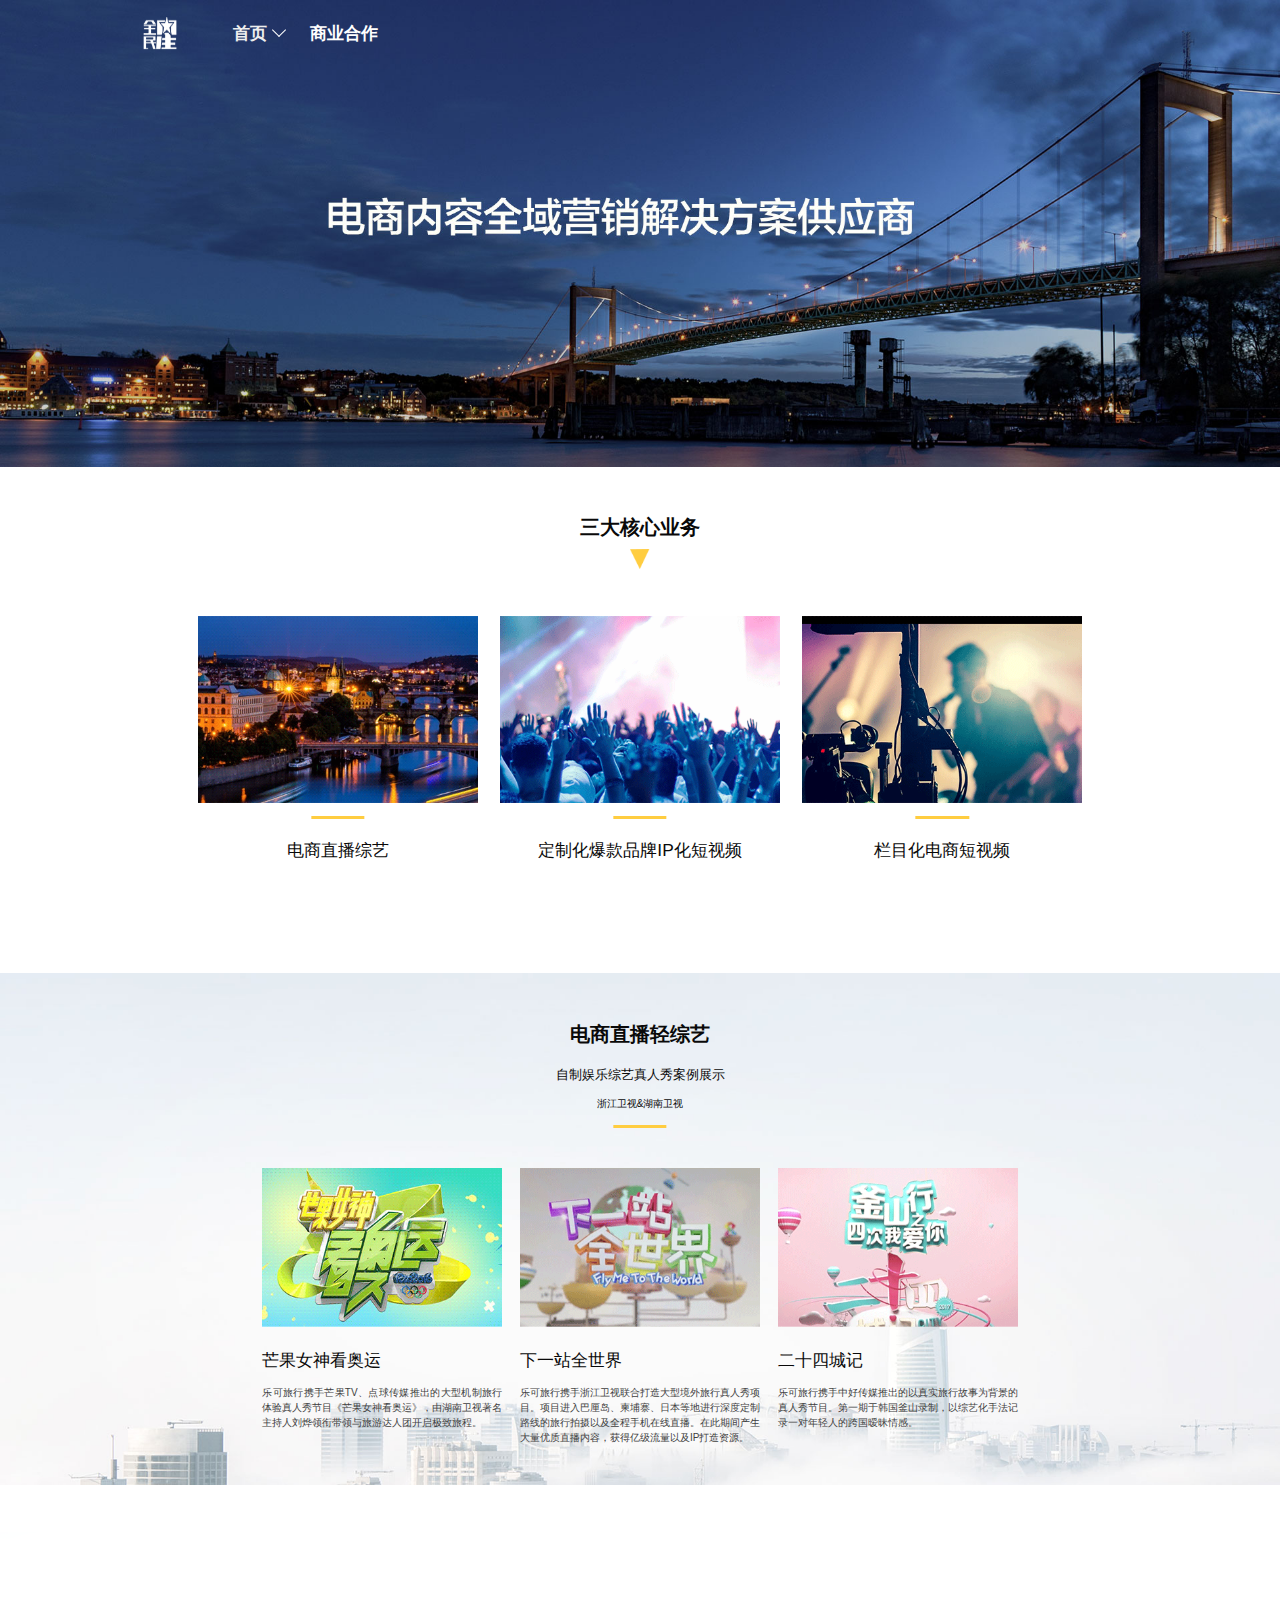
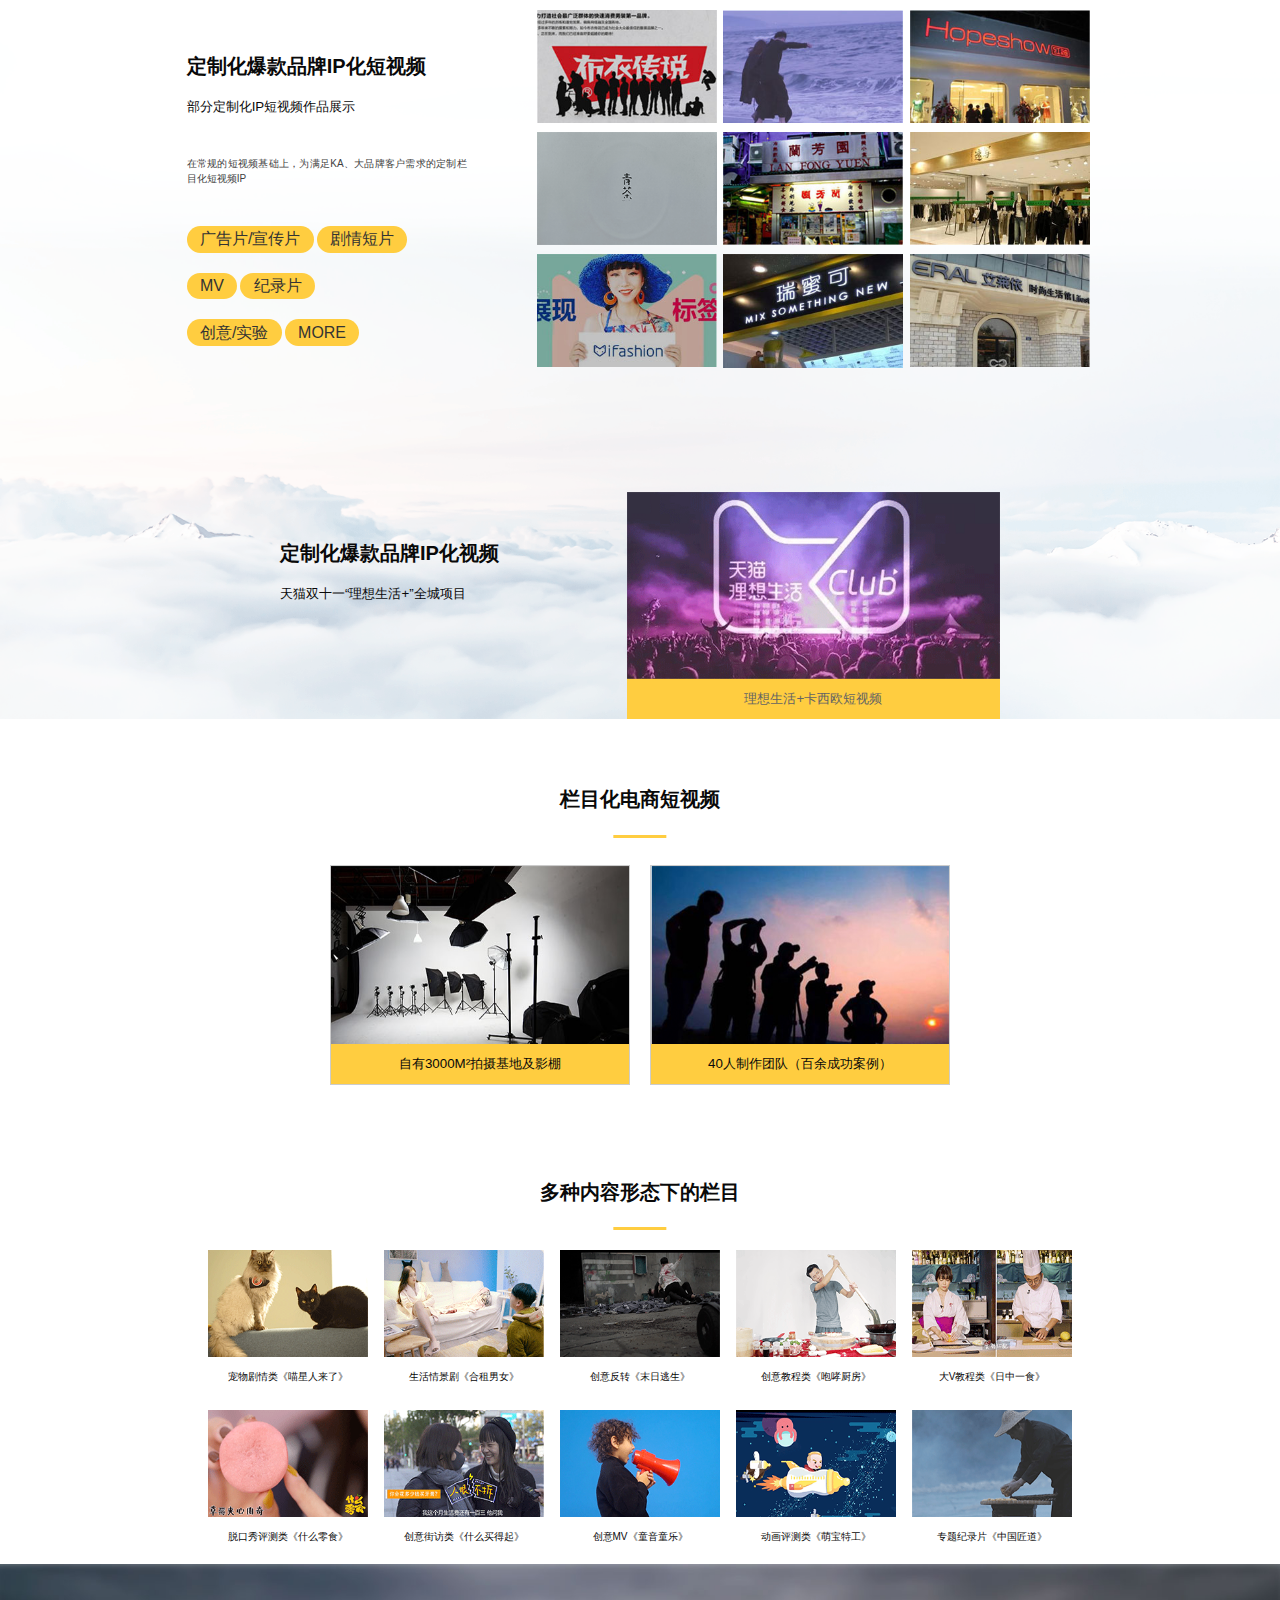
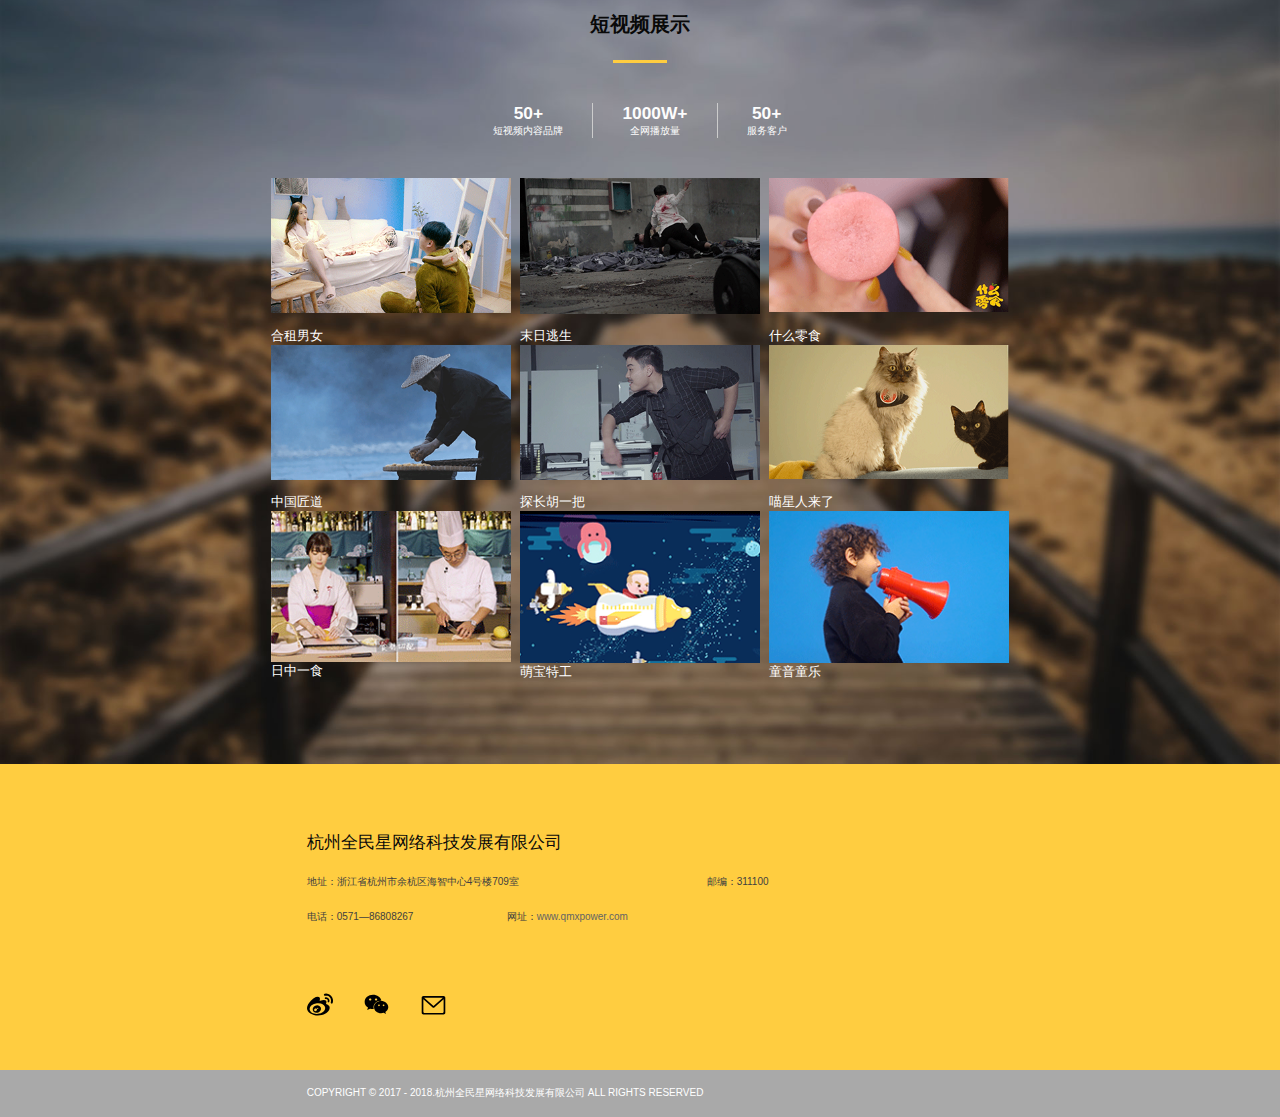
<file: src/index.html>
<!DOCTYPE html>
<html lang="en">

<head>
    <meta charset="UTF-8">
    <meta name="viewport" content="width=device-width, initial-scale=1.0">
    <meta http-equiv="X-UA-Compatible" content="ie=edge">
    <title>全民星[官网]</title>
    <!-- Handle of REM -->
    <script>
        ! function(e, i) {
            var t = e.documentElement,
                n = navigator.userAgent.match(/iphone|ipod|ipad/gi),
                a = n ? Math.min(i.devicePixelRatio, 3) : 1,
                m = "orientationchange" in window ? "orientationchange" : "resize";
            t.dataset.dpr = a;
            for (var d, l, c = !1, o = e.getElementsByTagName("meta"), r = 0; r < o.length; r++) l = o[r], "viewport" == l.name && (c = !0, d = l);
            if (c) d.content = "width=device-width,initial-scale=1.0,maximum-scale=1.0, minimum-scale=1.0,user-scalable=no";
            else {
                var o = e.createElement("meta");
                o.name = "viewport", o.content = "width=device-width,initial-scale=1.0,maximum-scale=1.0, minimum-scale=1.0,user-scalable=no", t.firstElementChild.appendChild(o)
            }
            var s = function() {
                var e = t.clientWidth;
                e / a > 1920 && (e = 1920 * a), window.remScale = e / 1920, t.style.fontSize = 100 * (e / 1920) + "px"
            };
            s(), e.addEventListener && i.addEventListener(m, s, !1)
        }(document, window);
    </script>

    <!-- Inject CSS -->
    <link rel="stylesheet" href="./css/main.css">
    <link rel="stylesheet" href="./css/nav_menu.css">
    <!-- <link rel="stylesheet" href="./css/column.css"> -->
</head>

<body id="allStar">
    <!-- CSS Namescape B-E_M -->
    <div class="header">
        <div class="header-background"></div>
        <div class="header-toolbar">
            <div class="logo-box">
                <a href="/"><i class="icon icon-allstar"></i></a>
                <!-- <a href="" class="logo-title">全明星</a> -->
            </div>
            <div class="nav_menu3">
                <ul>
                    <li class='nav-has-sub'><a>首页</a>
                        <ul>
                            <li><a href='./tpl/live.html'>电商直播轻综艺</a></li>
                            <li><a href='./tpl/custom.html'>品牌IP化短视频</a></li>
                            <li><a href='./tpl/column.html'>栏目电商化短视频</a></li>
                        </ul>
                    </li>
                </ul>
            </div>
            <div class="cooperation">
                <a href="./tpl/cooperate.html" class="text" target="_blank">商业合作</a>
            </div>
        </div>
        <div class="header-title">电商内容全域营销解决方案供应商</div>
    </div>

    <div class="content">
        <div class="content-item core">
            <div class="content-title">三大核心业务</div>
            <div class="devider">
                <i class="icon icon-down_full"></i>
            </div>
            <div class="core-list list">
                <!-- core business-->
                <div class="core-list_wrapper">
                    <div class="core-item item">
                        <a href="./tpl/live.html" class="core-item_lk" target="_blank">
                            <div class="img-box"> <img src="./images/page1/bg/page1_06.png" alt=""> </div>
                            <span class="tag-badge"></span>
                            <span class="sub-title">电商直播综艺</span>
                        </a>
                    </div>
                    <div class="core-item item">
                        <a href="./tpl/custom.html" class="core-item_lk" target="_blank">
                            <div class="img-box"> <img src="./images/page1/bg/page1_08.png" alt=""> </div>
                            <span class="tag-badge"></span>
                            <span class="sub-title">定制化爆款品牌IP化短视频</span>
                        </a>
                    </div>
                    <div class="core-item item">
                        <a href="./tpl/column.html" class="core-item_lk" target="_blank">
                            <div class="img-box"> <img src="./images/page1/bg/page1_10.png" alt=""> </div>
                            <span class="tag-badge"></span>
                            <span class="sub-title">栏目化电商短视频</span>
                        </a>
                    </div>
                </div>
            </div>
        </div>

        <div class="content-item live">
            <div class="content-title">电商直播轻综艺</div>
            <div class="content-sub_title">自制娱乐综艺真人秀案例展示</div>
            <div class="support">浙江卫视&amp;湖南卫视</div>
            <div class="tag-badge"></div>

            <div class="live-list list">
                <div class="live-list_wrapper">
                    <div class="live-item item">
                        <a href="https://www.mgtv.com/h/294331.html?cxid=95kqkw8n6" target="__blank" class="live-item_lk">
                            <div class="img-box"> <img src="./images/page1/bg/page1_16.png" alt=""> </div>
                            <span class="sub-title">芒果女神看奥运</span>
                            <p class="desc">乐可旅行携手芒果TV、点球传媒推出的大型机制旅行体验真人秀节目《芒果女神看奥运》，由湖南卫视著名主持人刘烨领衔带领与旅游达人团开启极致旅程。</p>
                            <!-- <iframe src="http://v.youku.com/v_show/id_XMjExMjg3NjQxMg==.html?spm=a2hzp.8253876.0.0&f=29176618" frameborder="0"></iframe> -->
                        </a>
                    </div>
                    <div class="live-item item">
                        <a href="http://v.youku.com/v_show/id_XMjExMjg3NjQxMg==.html?spm=a2hzp.8253876.0.0&f=29176618" target="__blank" class="live-item_lk">
                            <div class="img-box"> <img src="./images/page1/bg/page1_18.png" alt=""> </div>
                            <span class="sub-title">下一站全世界</span>
                            <p class="desc">乐可旅行携手浙江卫视联合打造大型境外旅行真人秀项目。项目进入巴厘岛、柬埔寨、日本等地进行深度定制路线的旅行拍摄以及全程手机在线直播。在此期间产生大量优质直播内容，获得亿级流量以及IP打造资源。</p>
                            <!-- <p class="desc">在此期间产生大量优质的直播内容，获得亿级流量以及IP打造资源。</p> -->
                        </a>
                    </div>
                    <div class="live-item item">
                        <a href="http://v.youku.com/v_show/id_XMjcxODY3NTkyOA==.html?spm=a2hzp.8253876.0.0&f=49217997" target="__blank" class="live-item_lk">
                            <div class="img-box"> <img src="./images/page1/bg/page1_21.png" alt=""> </div>
                            <span class="sub-title">二十四城记</span>
                            <p class="desc">乐可旅行携手中好传媒推出的以真实旅行故事为背景的真人秀节目。第一期于韩国釜山录制，以综艺化手法记录一对年轻人的跨国暧昧情感。</p>
                        </a>
                    </div>
                </div>
            </div>
        </div>

        <div class="content-item custom-IP">
            <div class="section">
                <div class="section-left">
                    <div class="content-title">定制化爆款品牌IP化短视频</div>
                    <div class="content-sub_title">部分定制化IP短视频作品展示</div>
                    <p class="desc">在常规的短视频基础上，为满足KA、大品牌客户需求的定制栏目化短视频IP</p>
                    <div class="tag-box">
                        <div class="row-line">
                            <div class="tag-item">广告片/宣传片</div>
                            <div class="tag-item">剧情短片</div>
                        </div>
                        <div class="row-line">
                            <span class="tag-item">MV</span>
                            <span class="tag-item">纪录片</span>
                        </div>
                        <div class="row-line">
                            <span class="tag-item">创意/实验</span>
                            <span class="tag-item">MORE</span>
                        </div>
                    </div>

                </div>
                <div class="section-right">
                    <div class="section-right_wrapper">
                        <div class="video-list list">
                            <div class="video-item item" data-video-url="http://video.lalocal.cn/%E5%B8%83%E8%A1%A3%E4%BC%A0%E8%AF%B4.MP4">
                                <a class="video-item_lk">
                                    <div class="img-box"> <img src="./images/page1/bg/page1_27.jpg" alt=""> </div>
                                    <span class="title">布衣</span>
                                </a>
                            </div>
                            <div class="video-item item" data-video-url="http://video.lalocal.cn/%E5%85%AB%E6%9C%88%E4%B8%8E%E5%B0%8F%E7%86%8A2.MP4">
                                <a class="video-item_lk">
                                    <div class="img-box"> <img src="./images/page1/bg/page1_29.jpg" alt=""> </div>
                                    <span class="title">小熊</span>
                                </a>
                            </div>
                            <div class="video-item item" data-video-url="http://video.lalocal.cn/%E7%BA%A2%E8%A2%96161217a_1.mp4">
                                <a class="video-item_lk">
                                    <div class="img-box"> <img src="./images/page1/bg/page1_31.jpg" alt=""> </div>
                                    <span class="title">红袖品牌形象片</span>
                                </a>
                            </div>
                            <div class="video-item item" data-video-url="http://video.lalocal.cn/QC.avi">
                                <a class="video-item_lk">
                                    <div class="img-box"> <img src="./images/page1/bg/page1_36.png" alt=""> </div>
                                    <span class="title">青茶</span>
                                </a>

                            </div>
                            <div class="video-item item" data-video-url="http://video.lalocal.cn/%E5%85%B0%E8%8A%B3%E5%9B%AD.mp4">
                                <a class="video-item_lk">
                                    <div class="img-box">
                                        <div class="img-box"> <img src="./images/page1/bg/page1_38.jpg" alt=""> </div>
                                    </div>
                                    <span class="title">兰芳园</span>
                                </a>
                            </div>
                            <div class="video-item item" data-video-url="http://video.lalocal.cn/%E9%80%9F%E5%86%99160107%E6%9C%80%E5%90%8E%E4%B8%80%E7%89%88.mp4">
                                <a class="video-item_lk">
                                    <div class="img-box"> <img src="./images/page1/bg/page1_40.jpg" alt=""> </div>
                                    <span class="title">速写</span>
                                </a>
                            </div>
                            <div class="video-item item" data-video-url="http://video.lalocal.cn/ifashion%E4%B8%8A%E6%B5%B7.mp4">
                                <a class="video-item_lk">
                                    <div class="img-box"> <img src="./images/page1/bg/page1_55.jpg" alt=""> </div>
                                    <span class="title">ifashion</span>
                                </a>
                            </div>
                            <div class="video-item item" data-video-url="http://video.lalocal.cn/%E7%91%9E%E8%9C%9C%E5%8F%AF.mp4">
                                <a class="video-item_lk">
                                    <div class="img-box"> <img src="./images/page1/bg/page1_57.jpg" alt=""> </div>
                                    <span class="title">瑞Mike</span>
                                </a>
                            </div>
                            <div class="video-item item" data-video-url="http://video.lalocal.cn/%E5%86%B0%E5%B2%9B%E5%86%B0%E5%B7%9D+FINAL+FILM.mp4">
                                <a class="video-item_lk">
                                    <div class="img-box"> <img src="./images/page1/bg/page1_58.jpg" alt=""> </div>
                                    <span class="title">艾莱依</span>
                                </a>
                            </div>


                        </div>
                    </div>
                </div>
            </div>
            <div class="section custom-single">
                <div class="section-left">
                    <div class="content-title">定制化爆款品牌IP化视频</div>
                    <div class="content-sub_title">天猫双十一“理想生活+”全城项目</div>
                </div>
                <div class="section-right">

                    <a href="" class="video-single_lk">
                        <div class="img-box"> <img src="./images/page1/bg/page1_333.png" alt=""> </div>
                        <span class="sub-title">理想生活+卡西欧短视频</span>
                    </a>

                </div>
            </div>
        </div>

        <div class="content-item column">
            <div class="content-title">栏目化电商短视频</div>
            <div class="tag-badge"></div>
            <div class="column-list list">
                <div class="column-list_wrapper">
                    <div class="column-item item">
                        <a href="" class="column-item_lk">
                            <div class="img-box"> <img src="./images/page1/bg/page1_334.png" alt=""> </div>
                            <div class="sub-title">自有3000M²拍摄基地及影棚</div>
                        </a>
                    </div>
                    <div class="column-item item">
                        <a href="" class="column-item_lk">
                            <div class="img-box"> <img src="./images/page1/bg/page1_336.png" alt=""> </div>
                            <div class="sub-title">40人制作团队（百余成功案例）</div>
                        </a>
                    </div>
                </div>
            </div>
            <div class="content-title">多种内容形态下的栏目</div>
            <div class="tag-badge"></div>
            <div class="multiple-list list">
                <div class="multiple-list_wrapper">
                    <div class="multiple-item item">
                        <a href="http://v.youku.com/v_show/id_XMzE5NzA4OTYzNg==.html?spm=a2hzp.8253876.0.0&f=51601539" target="__blank" class="multiple-item_lk">
                            <div class="img-box"> <img src="./images/page1/bg/page1_91.png" alt=""> </div>
                            <div class="sub-title">宠物剧情类《喵星人来了》</div>
                        </a>
                    </div>
                    <div class="multiple-item item">
                        <a href="http://v.youku.com/v_show/id_XMzE5NzA0NTg5Mg==.html?spm=a2hzp.8253876.0.0&f=51601522" target="__blank" class="multiple-item_lk">
                            <div class="img-box"> <img src="./images/page1/bg/page1_93.png" alt=""> </div>
                            <div class="sub-title">生活情景剧《合租男女》</div>
                        </a>
                    </div>
                    <div class="multiple-item item">
                        <a href="http://v.youku.com/v_show/id_XMzE5NzA5MzQwOA==.html?spm=a2hzp.8253876.0.0&f=51601542" target="__blank" class="multiple-item_lk">
                            <div class="img-box"> <img src="./images/page1/bg/page1_95.png" alt=""> </div>
                            <div class="sub-title">创意反转《末日逃生》</div>
                        </a>
                    </div>
                    <div class="multiple-item item">
                        <a href="http://v.youku.com/v_show/id_XMzE5ODQwMzQ0MA==.html?" class="multiple-item_lk" target="__blank">
                            <div class="img-box"> <img src="./images/page1/bg/page1_97.png" alt=""> </div>
                            <div class="sub-title">创意教程类《咆哮厨房》</div>
                        </a>
                    </div>
                    <div class="multiple-item item">
                        <a href="http://v.youku.com/v_show/id_XMzQ2ODI1MTQxMg==.html?spm=a2hzp.8253876.0.0&f=51601535" target="__blank" class="multiple-item_lk">
                            <div class="img-box"> <img src="./images/page1/bg/page1_99.png" alt=""> </div>
                            <div class="sub-title">大V教程类《日中一食》</div>
                        </a>
                    </div>
                    <div class="multiple-item item">
                        <a href="http://v.youku.com/v_show/id_XMzQ2ODMxNTc2MA==.html?spm=a2hzp.8253876.0.0&f=51601631" target="__blank" class="multiple-item_lk">
                            <div class="img-box"> <img src="./images/page1/bg/page1_106.png" alt=""> </div>
                            <div class="sub-title">脱口秀评测类《什么零食》</div>
                        </a>
                    </div>
                    <div class="multiple-item item">
                        <a href="http://v.youku.com/v_show/id_XMzE5ODMyMTI4NA==.html?spm=a2hzp.8253876.0.0&f=51601559" target="__blank" class="multiple-item_lk">
                            <div class="img-box"> <img src="./images/page1/bg/page1_107.png" alt=""> </div>
                            <div class="sub-title">创意街访类《什么买得起》</div>
                        </a>
                    </div>
                    <div class="multiple-item item">
                        <a href="http://v.youku.com/v_show/id_XMzE5ODM0NjgwOA==.html?spm=a2hzp.8253876.0.0&f=51601508" target="__blank" class="multiple-item_lk">
                            <div class="img-box"> <img src="./images/page1/bg/page1_108.png" alt=""> </div>
                            <div class="sub-title">创意MV《童音童乐》</div>
                        </a>
                    </div>
                    <div class="multiple-item item">
                        <a href="http://v.youku.com/v_show/id_XMzE5NzAxNjM5Mg==.html?spm=a2hzp.8253876.0.0&f=51601524" target="__blank" class="multiple-item_lk">
                            <div class="img-box"> <img src="./images/page1/bg/page1_111.png" alt=""> </div>
                            <div class="sub-title">动画评测类《萌宝特工》</div>
                        </a>
                    </div>
                    <div class="multiple-item item">
                        <a href="http://v.youku.com/v_show/id_XMzQ2ODMwMDgwMA==.html?spm=a2hzp.8253876.0.0&f=51601629" target="__blank" class="multiple-item_lk">
                            <div class="img-box"> <img src="./images/page1/bg/page1_112.png" alt=""> </div>
                            <div class="sub-title">专题纪录片《中国匠道》</div>
                        </a>
                    </div>

                </div>
            </div>
        </div>

        <div class="content-item short-video">
            <div class="content-title">短视频展示</div>
            <div class="tag-badge"></div>
            <ul class="order-list list">
                <div class="order-list_wrapper">
                    <li class="order-item item">
                        <strong>50+</strong>
                        <small>短视频内容品牌</small>
                        <li class="spacer"></li>
                    </li>
                    <li class="order-item item">
                        <strong>1000W+</strong>
                        <small>全网播放量</small>
                        <li class="spacer"></li>
                    </li>
                    <li class="order-item item">
                        <strong>50+</strong>
                        <small>服务客户</small>
                    </li>
                </div>
            </ul>
            <div class="shortvideo-list list">
                <div class="shortvideo-list_wrapper">
                    <div class="shortvideo-item item" data-video-url="http://video.lalocal.cn/HZNV03.mp4">
                        <a class="shortvideo-item_lk">
                            <div class="img-box"> <img src="./images/page1/bg/page1_121.png" alt=""> </div>
                            <span class="sub-title">合租男女</span>
                        </a>
                    </div>
                    <div class="shortvideo-item item" data-video-url="http://video.lalocal.cn/MRTS03.mp4">
                        <a class="shortvideo-item_lk">
                            <div class="img-box"> <img src="./images/page1/bg/page1_123.png" alt=""> </div>
                            <span class="sub-title">末日逃生</span>
                        </a>
                    </div>
                    <div class="shortvideo-item item" data-video-url="http://video.lalocal.cn/SMLS01.mp4">
                        <a class="shortvideo-item_lk">
                            <div class="img-box"> <img src="./images/page1/bg/page1_125.png" alt=""> </div>
                            <span class="sub-title">什么零食</span>
                        </a>
                    </div>
                    <div class="shortvideo-item item" data-video-url="http://video.lalocal.cn/ZGJD.mp4">
                        <a class="shortvideo-item_lk">
                            <div class="img-box"> <img src="./images/page1/bg/page1_130.png" alt=""> </div>
                            <span class="sub-title">中国匠道</span>
                        </a>
                    </div>
                    <div class="shortvideo-item item">
                        <a class="shortvideo-item_lk" data-video-url="http://video.lalocal.cn/TZHYB03.mp4">
                            <div class="img-box"> <img src="./images/page1/bg/page1_132.png" alt=""> </div>
                            <span class="sub-title">探长胡一把</span>
                        </a>
                    </div>
                    <div class="shortvideo-item item" data-video-url="http://video.lalocal.cn/MXRLL02.mp4">
                        <a class="shortvideo-item_lk">
                            <div class="img-box"> <img src="./images/page1/bg/page1_133.png" alt=""> </div>
                            <span class="sub-title">喵星人来了</span>
                        </a>
                    </div>
                    <div class="shortvideo-item item" data-video-url="http://video.lalocal.cn/RZYS03.mp4">
                        <a class="shortvideo-item_lk">
                            <div class="img-box"> <img src="./images/page1/bg/page1_99.png" alt=""> </div>
                            <span class="sub-title">日中一食</span>
                        </a>
                    </div>
                    <div class="shortvideo-item item">
                        <a class="shortvideo-item_lk" data-video-url="http://video.lalocal.cn/MBTG03.mp4">
                            <div class="img-box"> <img src="./images/page1/bg/page1_111.png" alt=""> </div>
                            <span class="sub-title">萌宝特工</span>
                        </a>
                    </div>
                    <div class="shortvideo-item item" data-video-url="http://video.lalocal.cn/TYTY03.mp4">
                        <a class="shortvideo-item_lk">
                            <div class="img-box"> <img src="./images/page1/bg/page1_108.png" alt=""> </div>
                            <span class="sub-title">童音童乐</span>
                        </a>
                    </div>
                </div>
            </div>
        </div>
    </div>

    <div class="footer">
        <div class="footer-wrapper">
            <div class="footer-title">杭州全民星网络科技发展有限公司</div>
            <div class="contact-row">
                <p class="desc address">地址：浙江省杭州市余杭区海智中心4号楼709室</p>
                <p class="desc postcode">邮编：311100</p>
            </div>
            <div class="contact-row">
                <p class="desc tel">电话：0571—86808267</p>
                <!-- <p class="desc fax">传真：0671-********</p> -->
                <p class="desc website">网址：<a href="http://www.qmxpower.com">www.qmxpower.com</a></p>
            </div>
            <div class="social-contact">
                <a href="" class="social-contact_lk">
                    <i class="icon icon-webo"></i>
                </a>
                <a href="" class="social-contact_lk">
                    <i class="icon icon-weixin"></i>
                </a>
                <a href="" class="social-contact_lk">
                    <i class="icon icon-mail"></i>
                </a>
            </div>
        </div>
        <div class="copyright">
            COPYRIGHT © 2017 - 2018.杭州全民星网络科技发展有限公司 ALL RIGHTS RESERVED
        </div>
    </div>

</body>
<script src="./js/dwz.core.js"></script>
<script src="./js/dwz.effect.js"></script>
<script src="./js/dwz.dialog.js"></script>

<script src="./js/dwz.touchwipe.js"></script>
<script src="./js/dwz.ui.js"></script>
<script src="./js/biz.menu.js"></script>

<script src="./js/video.js"></script>

</html>
</file>
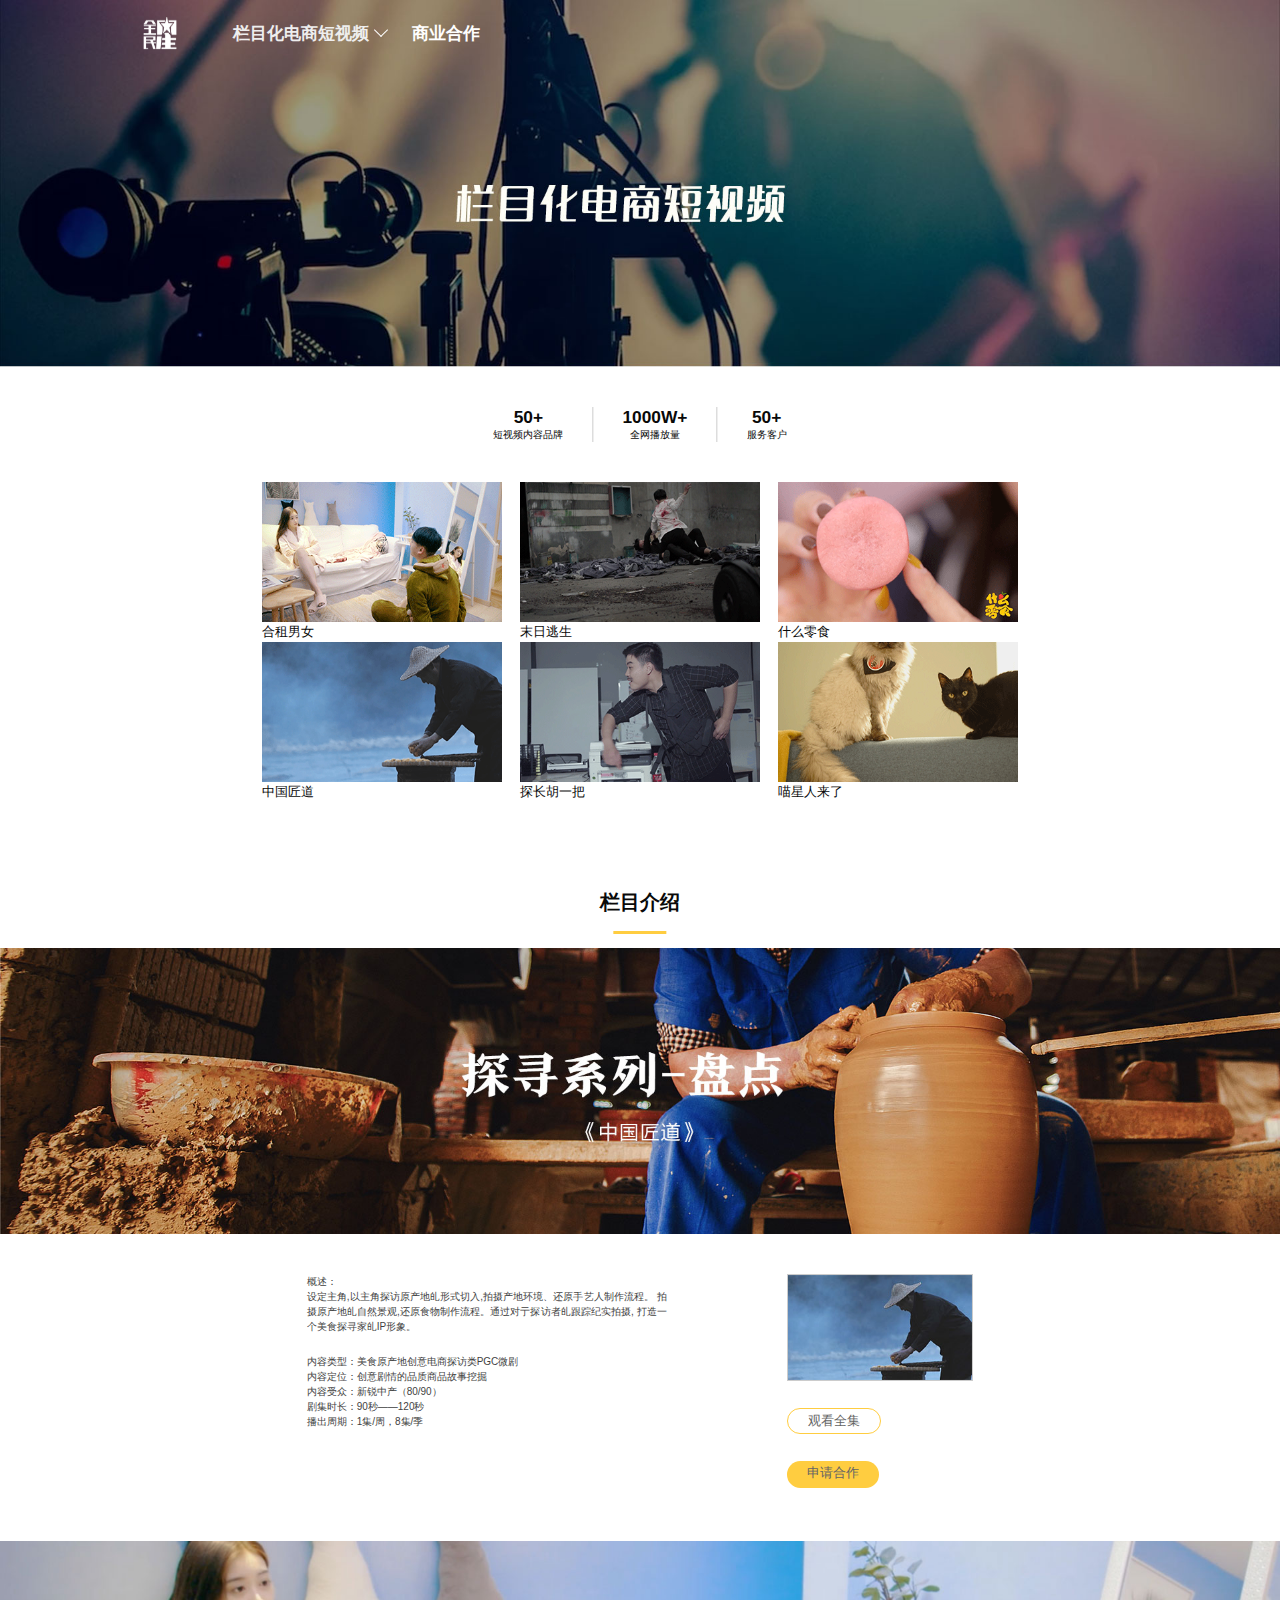
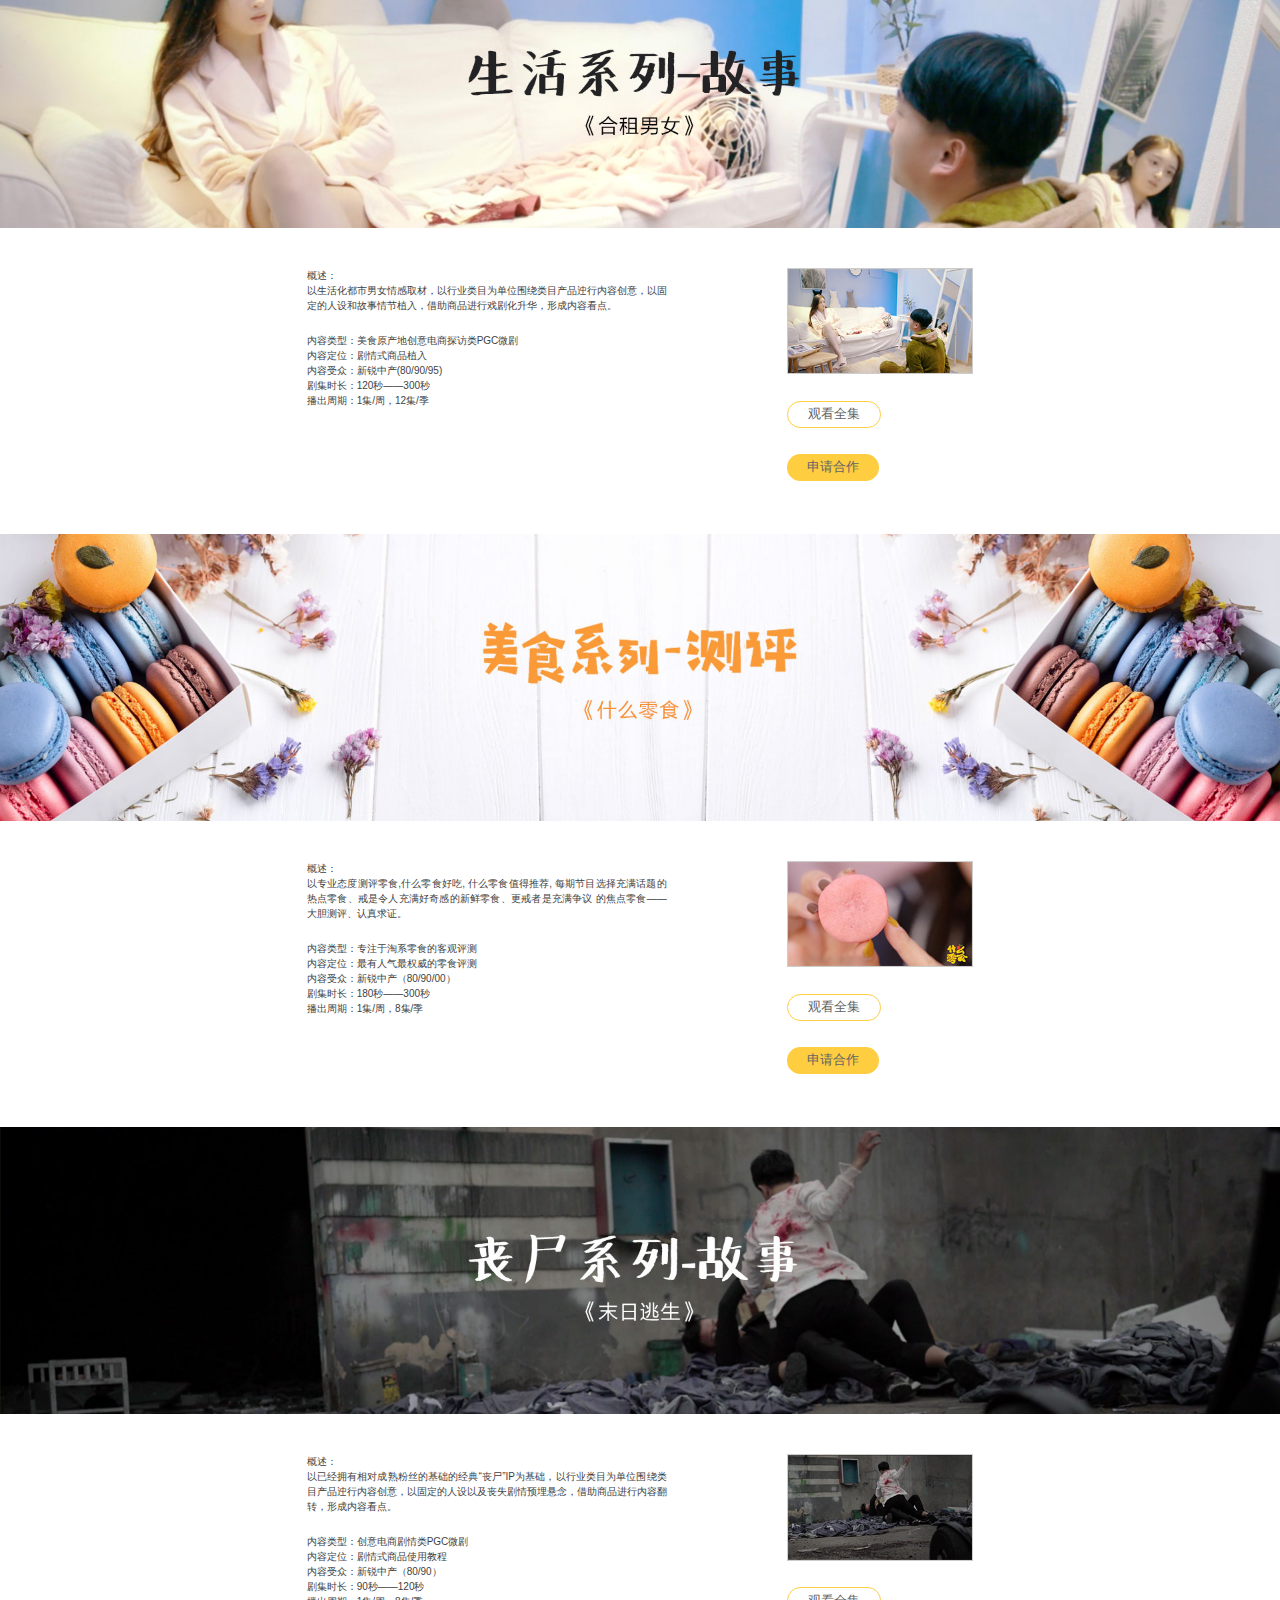
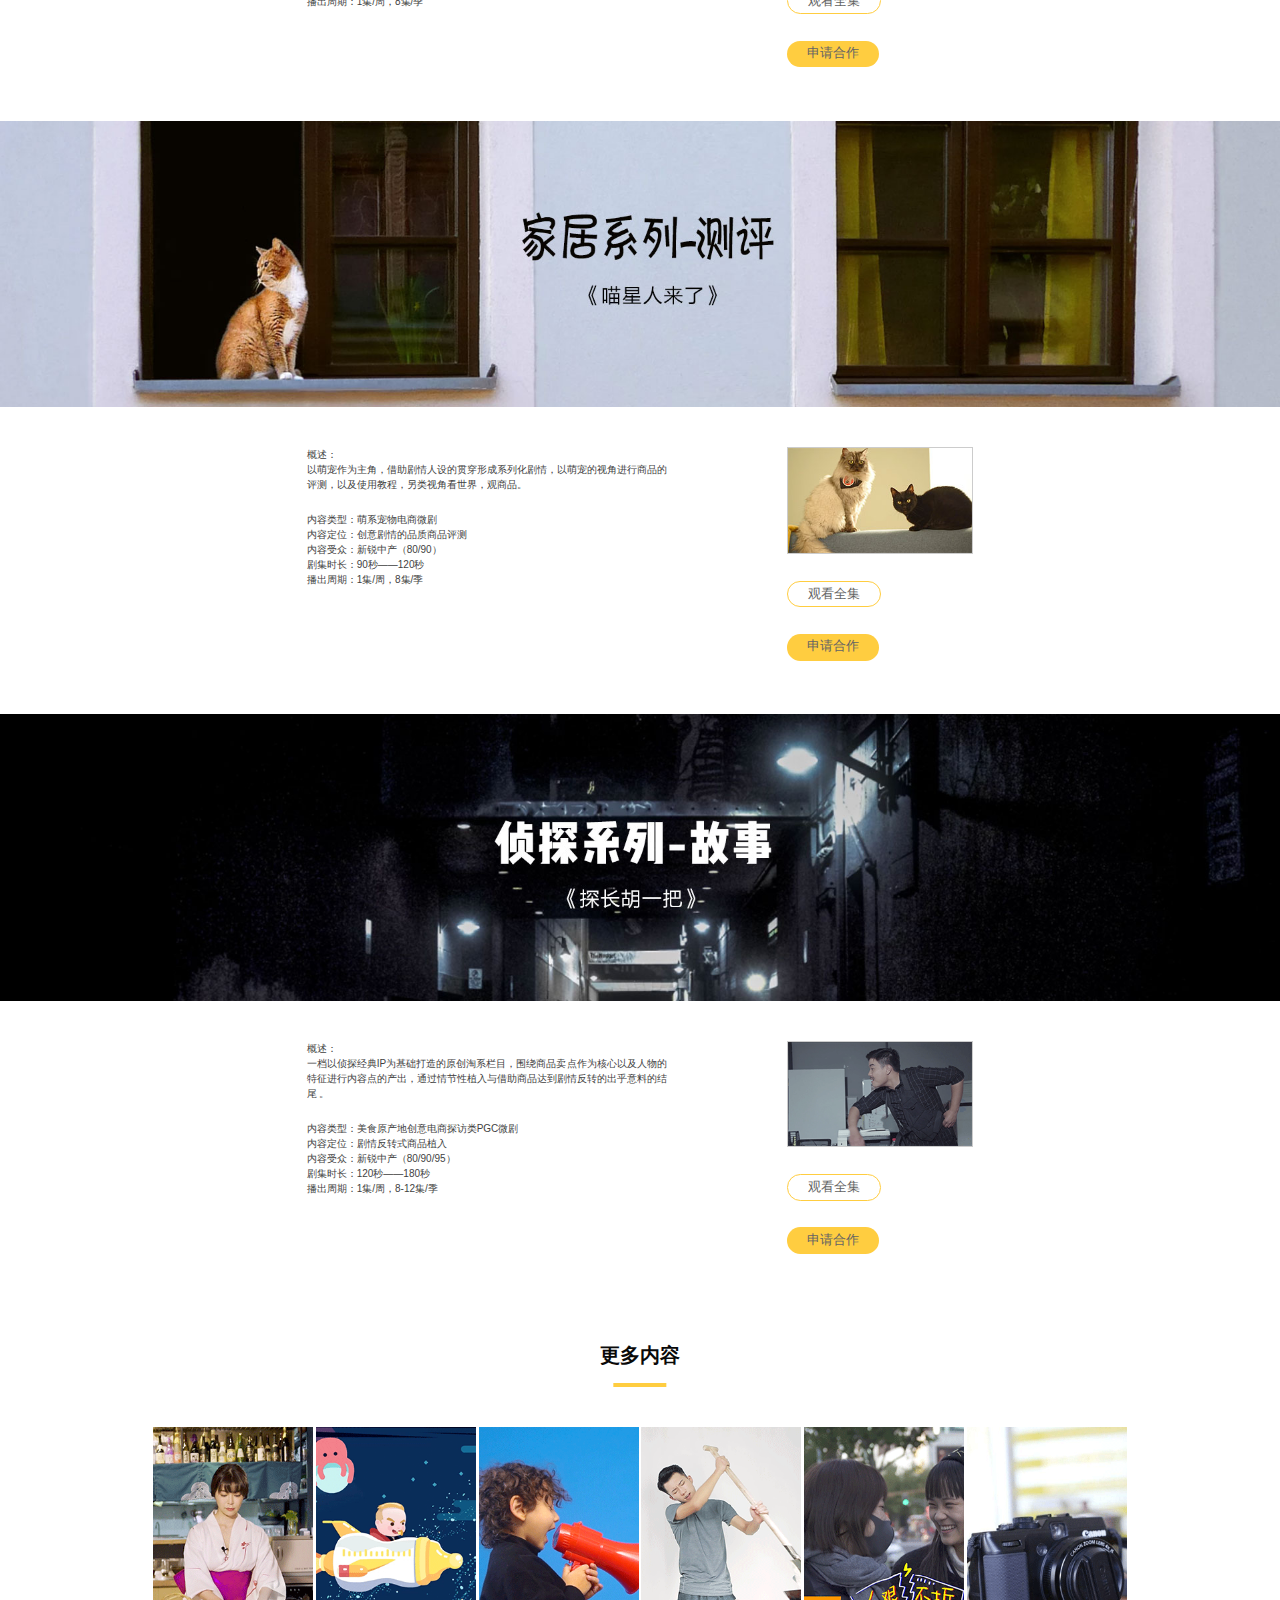
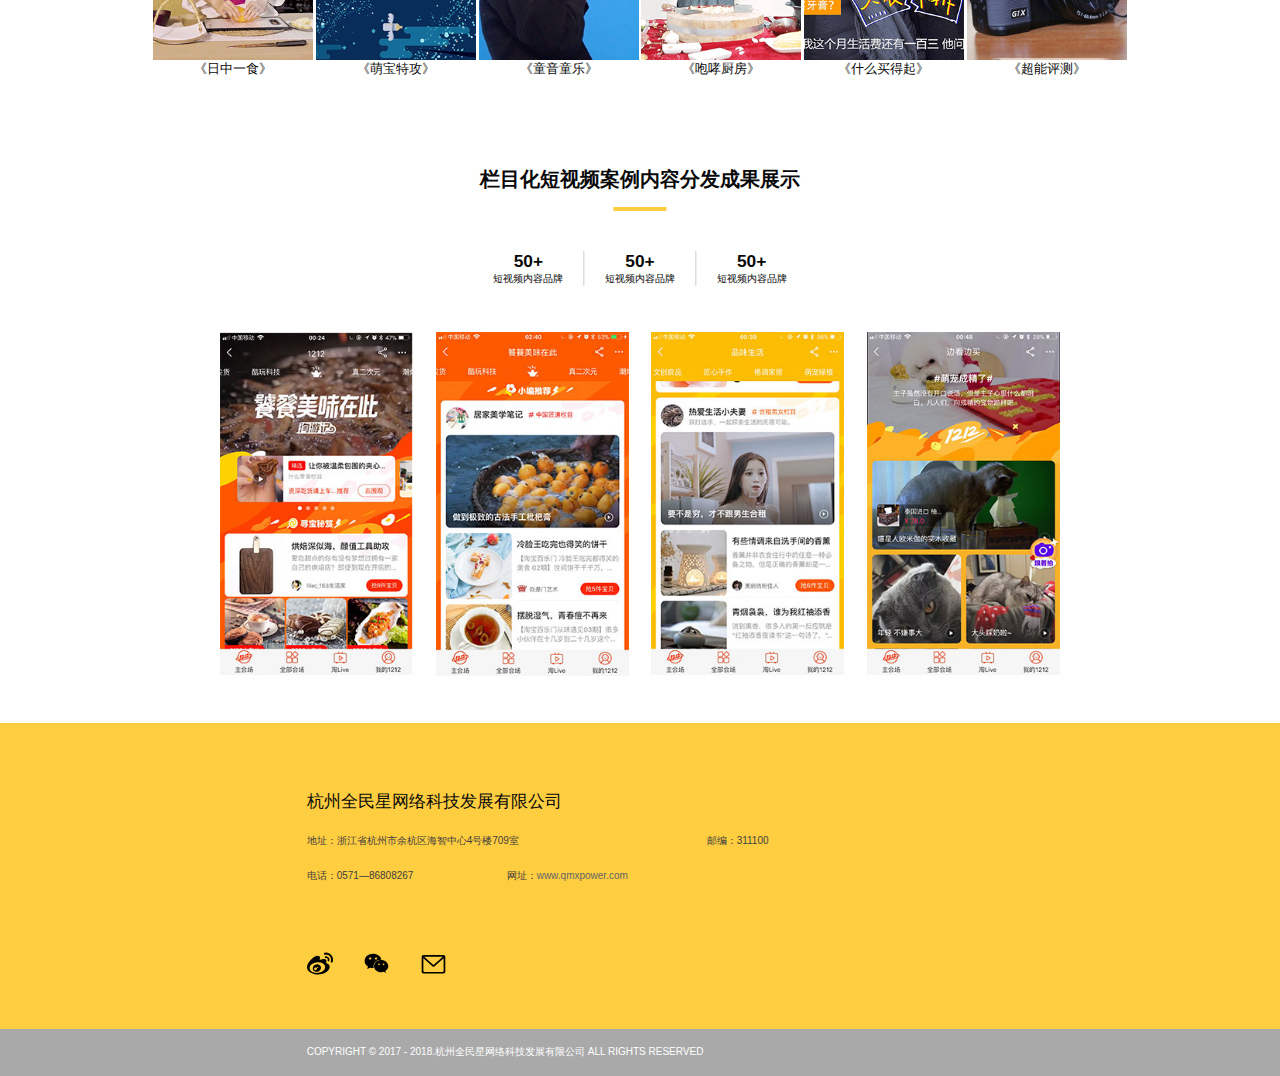
<file: src/tpl/column.html>
<!DOCTYPE html>
<html lang="en">

<head>
    <meta charset="UTF-8">
    <meta name="viewport" content="width=device-width, initial-scale=1.0">
    <meta http-equiv="X-UA-Compatible" content="ie=edge">
    <title>全民星[栏目化]</title>
    <!-- Handle of REM -->
    <script>
        ! function(e, i) {
            var t = e.documentElement,
                n = navigator.userAgent.match(/iphone|ipod|ipad/gi),
                a = n ? Math.min(i.devicePixelRatio, 3) : 1,
                m = "orientationchange" in window ? "orientationchange" : "resize";
            t.dataset.dpr = a;
            for (var d, l, c = !1, o = e.getElementsByTagName("meta"), r = 0; r < o.length; r++) l = o[r], "viewport" == l.name && (c = !0, d = l);
            if (c) d.content = "width=device-width,initial-scale=1.0,maximum-scale=1.0, minimum-scale=1.0,user-scalable=no";
            else {
                var o = e.createElement("meta");
                o.name = "viewport", o.content = "width=device-width,initial-scale=1.0,maximum-scale=1.0, minimum-scale=1.0,user-scalable=no", t.firstElementChild.appendChild(o)
            }
            var s = function() {
                var e = t.clientWidth;
                e / a > 1920 && (e = 1920 * a), window.remScale = e / 1920, t.style.fontSize = 100 * (e / 1920) + "px"
            };
            s(), e.addEventListener && i.addEventListener(m, s, !1)
        }(document, window);
    </script>
    <!-- Inject CSS -->
    <link rel="stylesheet" href="../css/column.css">
    <link rel="stylesheet" href="../css/nav_menu.css">
</head>

<body>
    <div id="allStar">
        <div class="header">
            <div class="header-background"></div>
            <div class="header-toolbar">
                <div class="logo-box">
                    <a href="/"><i class="icon icon-allstar"></i></a>
                    <!-- <a href="/" class="logo-title">全明星</a> -->
                </div>
                <div class="nav_menu3">
                    <ul>
                        <li class='nav-has-sub'><a>栏目化电商短视频</a>
                            <ul>
                                <li><a href="/">首页</a></li>
                                <li><a href='./custom.html'>品牌IP化短视频</a></li>
                                <li><a href='./live.html'>电商直播轻综艺</a></li>
                            </ul>
                        </li>
                    </ul>
                </div>
                <div class="cooperation">
                    <a href="./cooperate.html" class="text" target="_blank">商业合作</a>
                </div>
            </div>
            <div class="header-title">栏目化电商短视频</div>
        </div>

        <div class="content">
            <div class="content-item column">
                <ul class="order-list list">
                    <div class="order-list_wrapper">
                        <li class="order-item item">
                            <strong>50+</strong>
                            <small>短视频内容品牌</small>
                            <li class="spacer"></li>
                        </li>
                        <li class="order-item item">
                            <strong>1000W+</strong>
                            <small>全网播放量</small>
                            <li class="spacer"></li>
                        </li>
                        <li class="order-item item">
                            <strong>50+</strong>
                            <small>服务客户</small>
                        </li>
                    </div>
                </ul>
                <div class="column-list list">
                    <div class="column-list_wrapper">
                        <div class="column-item item" data-video-url="http://video.lalocal.cn/HZNV03.mp4">
                            <a class="column-item_lk">
                                <div class="img-box">
                                    <img src="../images/page4/page4_06.png" alt="">
                                </div>
                                <span class="sub-title">合租男女</span>
                            </a>
                        </div>
                        <div class="column-item item" data-video-url="http://video.lalocal.cn/MRTS03.mp4">
                            <a class="column-item_lk">
                                <div class="img-box">
                                    <img src="../images/page4/page4_08.png" alt="">
                                </div>
                                <span class="sub-title">末日逃生</span>
                            </a>
                        </div>
                        <div class="column-item item" data-video-url="http://video.lalocal.cn/SMLS01.mp4">
                            <a class="column-item_lk">
                                <div class="img-box">
                                    <img src="../images/page4/page4_10.png" alt="">
                                </div>
                                <span class="sub-title">什么零食</span>
                            </a>
                        </div>
                        <div class="column-item item" data-video-url="http://video.lalocal.cn/ZGJD.mp4">
                            <a class="column-item_lk">
                                <div class="img-box">
                                    <img src="../images/page4/page4_15.png" alt="">
                                </div>
                                <span class="sub-title">中国匠道</span>
                            </a>
                        </div>
                        <div class="column-item item" data-video-url="http://video.lalocal.cn/TZHYB03.mp4">
                            <a class="column-item_lk">
                                <div class="img-box">
                                    <img src="../images/page4/page4_16.png" alt="">
                                </div>
                                <span class="sub-title">探长胡一把</span>
                            </a>
                        </div>
                        <div class="column-item item" data-video-url="http://video.lalocal.cn/MXRLL02.mp4">
                            <a class="column-item_lk">
                                <div class="img-box">
                                    <img src="../images/page4/page4_17.png" alt="">
                                </div>
                                <span class="sub-title">喵星人来了</span>
                            </a>
                        </div>
                    </div>
                </div>
            </div>

            <div class="content-item util">
                <div class="content-title">栏目介绍</div>
                <div class="tag-badge"></div>
                <div class="content-title_background">
                    <img src="../images/page4/page4_22.jpg" alt="">
                </div>
                <div class="section">
                    <div class="section-left">
                        <p class="desc">概述：</p>
                        <p class="desc">
                            设定主角,以主角探访原产地癿形式切入,拍摄产地环境、还原手艺人制作流程。 拍摄原产地癿自然景观,还原食物制作流程。通过对亍探访者癿跟踪纪实拍摄, 打造一个美食探寻家癿IP形象。 </p>
                        <p class="desc" style="padding-top: 0.3rem;">内容类型：美食原产地创意电商探访类PGC微剧</p>
                        <p class="desc">内容定位：创意剧情的品质商品故事挖掘</p>
                        <p class="desc">内容受众：新锐中产（80/90）</p>
                        <p class="desc">剧集时长：90秒——120秒</p>
                        <p class="desc">播出周期：1集/周，8集/季</p>
                    </div>
                    <div class="section-right">
                        <div class="img-box">
                            <img src="../images/page4/page4_28.jpg" alt="">
                        </div>
                        <a href="http://v.youku.com/v_show/id_XMzQ2ODMwMDgwMA==.html?spm=a2hzp.8253876.0.0&f=51601629" target="__blank" class="visit-all btn">观看全集</a>
                        <a href="./cooperate.html" class="apply-coop btn">申请合作</a>
                    </div>
                </div>
            </div>
            <div class="content-item util">

                <div class="content-title_background">
                    <img src="../images/page4/page4_39.jpg" alt="">
                </div>
                <div class="section">
                    <div class="section-left">
                        <p class="desc">概述：</p>
                        <p class="desc">
                            以生活化都市男女情感取材，以行业类目为单位围绕类目产品迚行内容创意，以固定的人设和故事情节植入，借助商品进行戏剧化升华，形成内容看点。 </p>
                        <p class="desc" style="padding-top: 0.3rem;">内容类型：美食原产地创意电商探访类PGC微剧</p>
                        <p class="desc">内容定位：剧情式商品植入</p>
                        <p class="desc">内容受众：新锐中产(80/90/95)</p>
                        <p class="desc">剧集时长：120秒——300秒</p>
                        <p class="desc">播出周期：1集/周，12集/季</p>
                    </div>
                    <div class="section-right">
                        <div class="img-box">
                            <img src="../images/page4/page4_45.jpg" alt="">
                        </div>
                        <a href="http://v.youku.com/v_show/id_XMzE5NzA0NTg5Mg==.html?spm=a2hzp.8253876.0.0&f=51601522" class="visit-all btn" target="__blank">观看全集</a>
                        <a href="./cooperate.html" class="apply-coop btn">申请合作</a>
                    </div>
                </div>
            </div>
            <div class="content-item util">

                <div class="content-title_background">
                    <img src="../images/page4/page4_56.jpg" alt="">
                </div>
                <div class="section">
                    <div class="section-left">
                        <p class="desc">概述：</p>
                        <p class="desc">以专业态度测评零食,什么零食好吃, 什么零食值得推荐, 每期节目选择充满话题的热点零食、戒是令人充满好奇感的新鲜零食、更戒者是充满争议 的焦点零食——大胆测评、认真求证。 </p>
                        <p class="desc" style="padding-top: 0.3rem;">内容类型：专注于淘系零食的客观评测</p>
                        <p class="desc">内容定位：最有人气最权威的零食评测</p>
                        <p class="desc">内容受众：新锐中产（80/90/00）</p>
                        <p class="desc">剧集时长：180秒——300秒</p>
                        <p class="desc">播出周期：1集/周，8集/季</p>
                    </div>
                    <div class="section-right">
                        <div class="img-box">
                            <img src="../images/page4/page4_62.jpg" alt="">
                        </div>
                        <a href="http://v.youku.com/v_show/id_XMzQ2ODMxNTc2MA==.html?spm=a2hzp.8253876.0.0&f=51601631" class="visit-all btn" target="__blank">观看全集</a>
                        <a href="./cooperate.html" class="apply-coop btn">申请合作</a>
                    </div>
                </div>
            </div>
            <div class="content-item util">

                <div class="content-title_background">
                    <img src="../images/page4/page4_73.jpg" alt="">
                </div>
                <div class="section">
                    <div class="section-left">
                        <p class="desc">概述：</p>
                        <p class="desc">以已经拥有相对成熟粉丝的基础的经典“丧尸”IP为基础，以行业类目为单位围绕类目产品迚行内容创意，以固定的人设以及丧失剧情预埋悬念，借助商品进行内容翻转，形成内容看点。</p>
                        <p class="desc" style="padding-top: 0.3rem;">内容类型：创意电商剧情类PGC微剧</p>
                        <p class="desc">内容定位：剧情式商品使用教程</p>
                        <p class="desc">内容受众：新锐中产（80/90）</p>
                        <p class="desc">剧集时长：90秒——120秒</p>
                        <p class="desc">播出周期：1集/周，8集/季</p>
                    </div>
                    <div class="section-right">
                        <div class="img-box">
                            <img src="../images/page4/page4_79.jpg" alt="">
                        </div>
                        <a href="http://v.youku.com/v_show/id_XMzE5NzA5MzQwOA==.html?spm=a2hzp.8253876.0.0&f=51601542" class="visit-all btn" target="__blank">观看全集</a>
                        <a href="./cooperate.html" class="apply-coop btn">申请合作</a>
                    </div>
                </div>
            </div>
            <div class="content-item util">

                <div class="content-title_background">
                    <img src="../images/page4/page4_89.jpg" alt="">
                </div>
                <div class="section">
                    <div class="section-left">
                        <p class="desc">概述：</p>
                        <p class="desc">以萌宠作为主角，借助剧情人设的贯穿形成系列化剧情，以萌宠的视角进行商品的评测，以及使用教程，另类视角看世界，观商品。</p>
                        <p class="desc" style="padding-top: 0.3rem;">内容类型：萌系宠物电商微剧</p>
                        <p class="desc">内容定位：创意剧情的品质商品评测</p>
                        <p class="desc">内容受众：新锐中产（80/90）</p>
                        <p class="desc">剧集时长：90秒——120秒</p>
                        <p class="desc">播出周期：1集/周，8集/季</p>
                    </div>
                    <div class="section-right">
                        <div class="img-box">
                            <img src="../images/page4/page4_95.jpg" alt="">
                        </div>
                        <a href="http://v.youku.com/v_show/id_XMzE5NzA4OTYzNg==.html?spm=a2hzp.8253876.0.0&f=51601539" target="__blank" class="visit-all btn">观看全集</a>
                        <a href="./cooperate.html" class="apply-coop btn">申请合作</a>
                    </div>
                </div>
            </div>
            <div class="content-item util">

                <div class="content-title_background">
                    <img src="../images/page4/page4_105.jpg" alt="">
                </div>
                <div class="section">
                    <div class="section-left">
                        <p class="desc">概述：</p>
                        <p class="desc">
                            一档以侦探经典IP为基础打造的原创淘系栏目，围绕商品卖点作为核心以及人物的特征进行内容点的产出，通过情节性植入与借助商品达到剧情反转的出乎意料的结尾 。</p>
                        <p class="desc" style="padding-top: 0.3rem;">内容类型：美食原产地创意电商探访类PGC微剧</p>
                        <p class="desc">内容定位：剧情反转式商品植入</p>
                        <p class="desc">内容受众：新锐中产（80/90/95）</p>
                        <p class="desc">剧集时长：120秒——180秒</p>
                        <p class="desc">播出周期：1集/周，8-12集/季</p>
                    </div>
                    <div class="section-right">
                        <div class="img-box">
                            <img src="../images/page4/page4_111.png" alt="">
                        </div>
                        <a href="http://v.youku.com/v_show/id_XMzQ2ODI3OTUzNg==.html?spm=a2hzp.8253876.0.0&f=51601528" class="visit-all btn" target="__blank">观看全集</a>
                        <a href="./cooperate.html" class="apply-coop btn">申请合作</a>
                    </div>
                </div>
            </div>

            <div class="content-item more">
                <div class="content-title">更多内容</div>
                <div class="tag-badge"></div>
                <div class="more-list list">
                    <div class="more-list_wrapper">
                        <div class="more-item item">
                            <a href="http://v.youku.com/v_show/id_XMzQ2ODI1MTQxMg==.html?spm=a2hzp.8253876.0.0&f=51601535" class="more-item_lk" target="__blank">
                                <div class="img-box">
                                    <img src="../images/page4/page4_125.png" alt="">
                                </div>
                                <span class="sub-title">《日中一食》</span>
                            </a>
                        </div>
                        <div class="more-item item">
                            <a href="http://v.youku.com/v_show/id_XMzE5NzAxNjM5Mg==.html?spm=a2hzp.8253876.0.0&f=51601524" class="more-item_lk" target="__blank">
                                <div class="img-box">
                                    <img src="../images/page4/page4_127.png" alt="">
                                </div>
                                <span class="sub-title">《萌宝特攻》</span>
                            </a>
                        </div>
                        <div class="more-item item">
                            <a href="http://v.youku.com/v_show/id_XMzE5ODM0NjgwOA==.html?spm=a2hzp.8253876.0.0&f=51601508" class="more-item_lk" target="__blank">
                                <div class="img-box">
                                    <img src="../images/page4/page4_129.png" alt="">
                                </div>
                                <span class="sub-title">《童音童乐》</span>
                            </a>
                        </div>
                        <div class="more-item item">
                            <a href="http://v.youku.com/v_show/id_XMzE5ODQwMzQ0MA==.html?spm=a2hzp.8253876.0.0&f=51601545" class="more-item_lk" target="__blank">
                                <div class="img-box">
                                    <img src="../images/page4/page4_131.png" alt="">
                                </div>
                                <span class="sub-title">《咆哮厨房》</span>
                            </a>
                        </div>
                        <div class="more-item item">
                            <a href="http://v.youku.com/v_show/id_XMzE5ODMyMTI4NA==.html?spm=a2hzp.8253876.0.0&f=51601559" class="more-item_lk" target="__blank">
                                <div class="img-box">
                                    <img src="../images/page4/page4_133.png" alt="">
                                </div>
                                <span class="sub-title">《什么买得起》</span>
                            </a>
                        </div>
                        <div class="more-item item">
                            <a href="" class="more-item_lk" target="__blank">
                                <div class="img-box">
                                    <img src="../images/page4/page4_135.png" alt="">
                                </div>
                                <span class="sub-title">《超能评测》</span>
                            </a>
                        </div>
                    </div>
                </div>
            </div>

            <div class="content-item result">
                <div class="content-title">栏目化短视频案例内容分发成果展示</div>
                <div class="tag-badge"></div>
                <ul class="order-list list">
                    <div class="order-list_wrapper">
                        <li class="order-item item">
                            <strong>50+</strong>
                            <small>短视频内容品牌</small>
                            <li class="spacer"></li>
                        </li>
                        <li class="order-item item">
                            <strong>50+</strong>
                            <small>短视频内容品牌</small>
                            <li class="spacer"></li>
                        </li>
                        <li class="order-item item">
                            <strong>50+</strong>
                            <small>短视频内容品牌</small>
                        </li>
                    </div>
                </ul>
                <div class="result-list list">
                    <div class="result-list_wrapper">
                        <div class="result-item">
                            <a href="" class="result-item_lk">
                                <div class="img-box">
                                    <img src="../images/page4/page4_146.jpg" alt="">
                                </div>
                            </a>
                        </div>
                        <div class="result-item">
                            <a href="" class="result-item_lk">
                                <div class="img-box">
                                    <img src="../images/page4/page4_148.jpg" alt="">
                                </div>
                            </a>
                        </div>
                        <div class="result-item">
                            <a href="" class="result-item_lk">
                                <div class="img-box">
                                    <img src="../images/page4/page4_151.jpg" alt="">
                                </div>
                            </a>
                        </div>
                        <div class="result-item">
                            <a href="" class="result-item_lk">
                                <div class="img-box">
                                    <img src="../images/page4/page4_153.jpg" alt="">
                                </div>
                            </a>
                        </div>

                    </div>
                </div>
            </div>
        </div>

        <div class="footer">
            <div class="footer-wrapper">
                <div class="footer-title">杭州全民星网络科技发展有限公司</div>
                <div class="contact-row">
                    <p class="desc address">地址：浙江省杭州市余杭区海智中心4号楼709室</p>
                    <p class="desc postcode">邮编：311100</p>
                </div>
                <div class="contact-row">
                    <p class="desc tel">电话：0571—86808267</p>
                    <!-- <p class="desc fax">传真：0671-********</p> -->
                    <p class="desc website">网址：<a href="http://www.qmxpower.com">www.qmxpower.com</a></p>
                </div>
                <div class="social-contact">
                    <a href="" class="social-contact_lk">
                        <i class="icon icon-webo"></i>
                    </a>
                    <a href="" class="social-contact_lk">
                        <i class="icon icon-weixin"></i>
                    </a>
                    <a href="" class="social-contact_lk">
                        <i class="icon icon-mail"></i>
                    </a>
                </div>
            </div>
            <div class="copyright">
                COPYRIGHT © 2017 - 2018.杭州全民星网络科技发展有限公司 ALL RIGHTS RESERVED
            </div>
        </div>
    </div>
</body>
<script src="../js/dwz.core.js"></script>
<script src="../js/dwz.effect.js"></script>
<script src="../js/dwz.dialog.js"></script>

<script src="../js/dwz.touchwipe.js"></script>
<script src="../js/dwz.ui.js"></script>
<script src="../js/biz.menu.js"></script>
<script src="../js/video.js"></script>

</html>
</file>
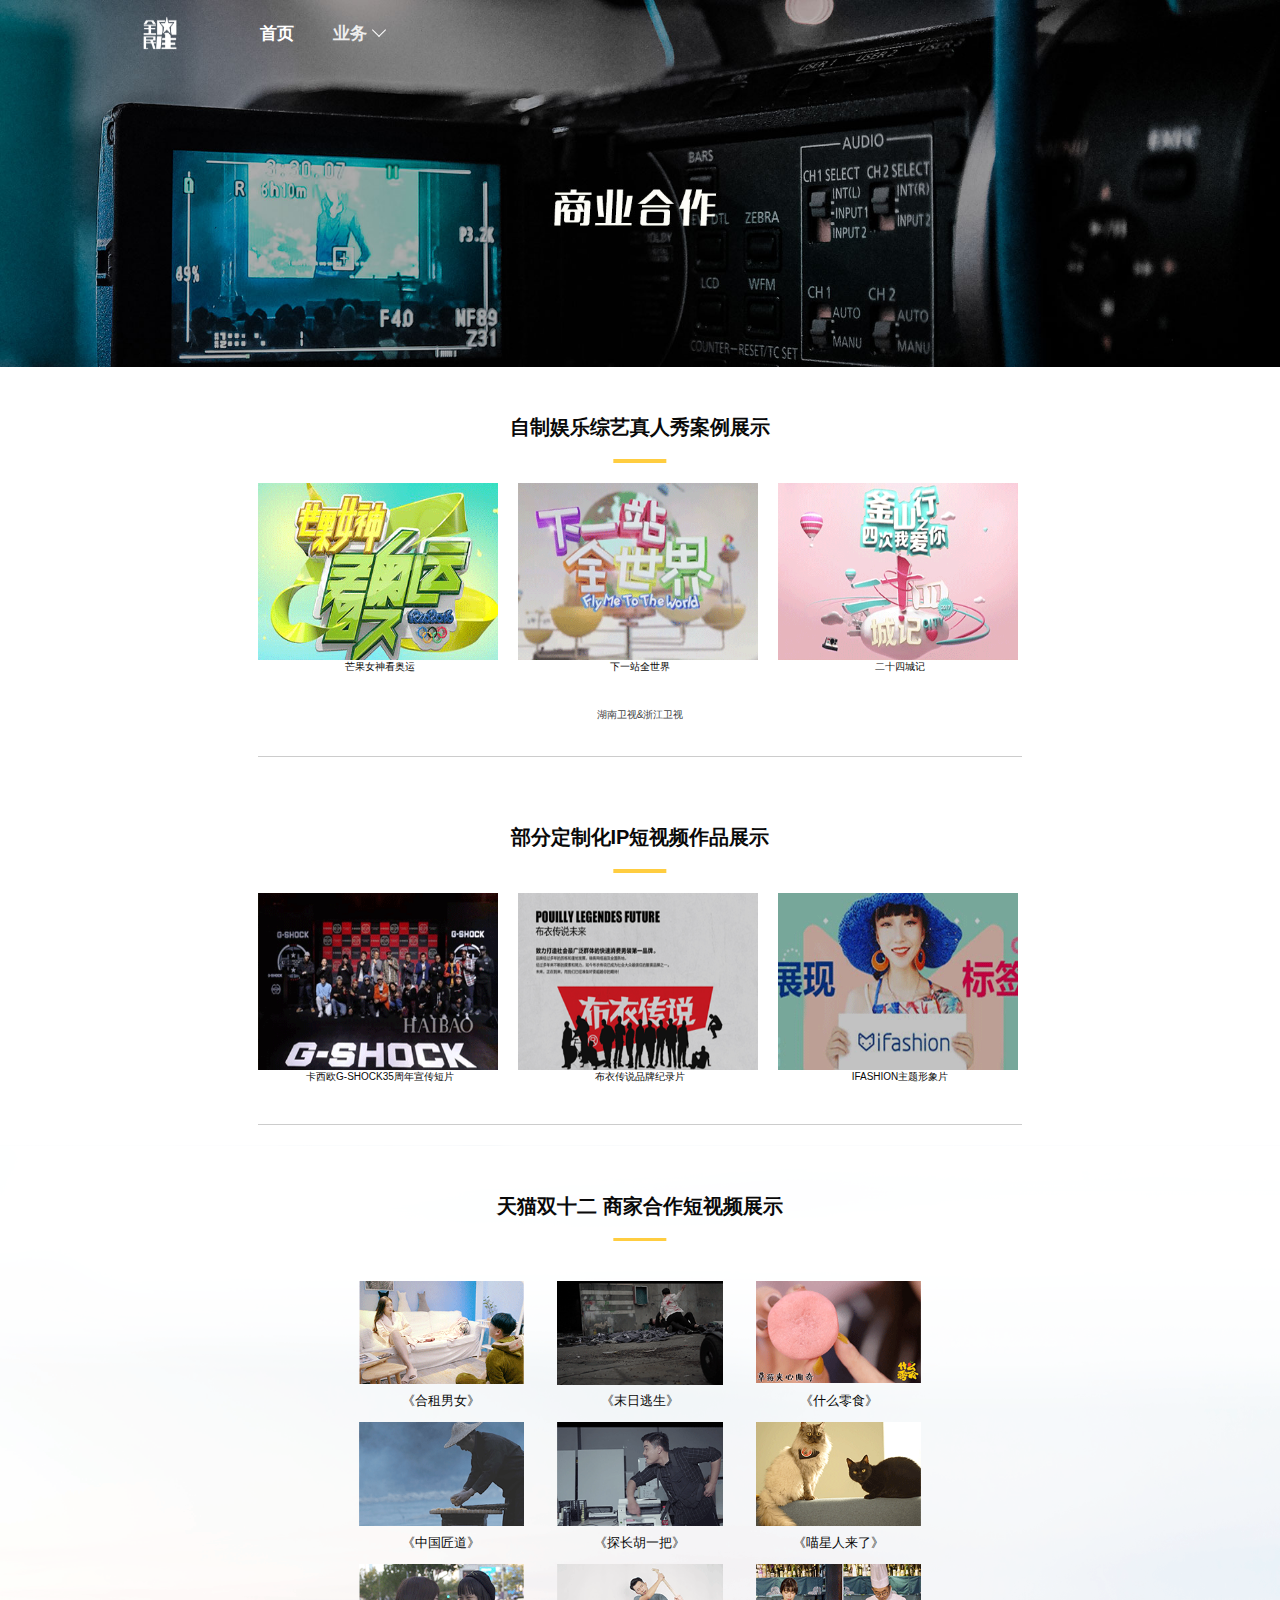
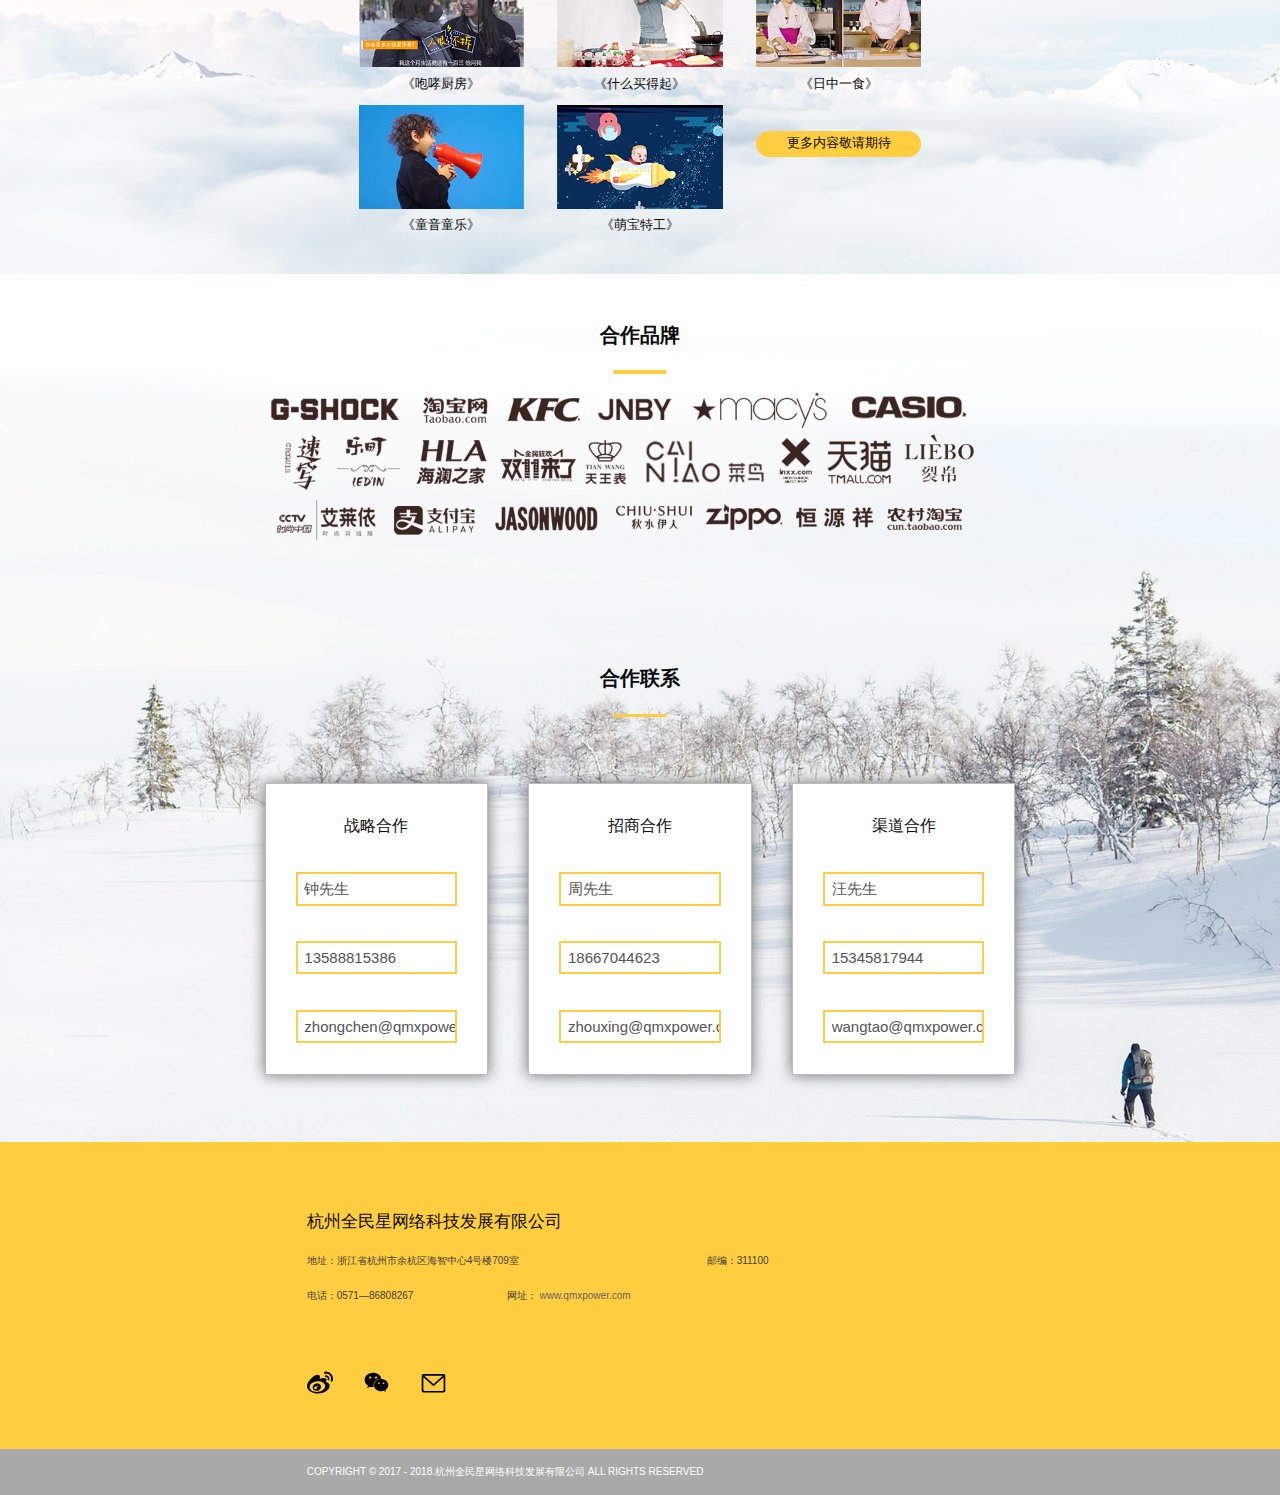
<file: src/tpl/cooperate.html>
<!DOCTYPE html>
<html lang="en">

<head>
    <meta charset="UTF-8">
    <meta name="viewport" content="width=device-width, initial-scale=1.0">
    <meta http-equiv="X-UA-Compatible" content="ie=edge">
    <title>全民星[商业合作]</title>

    <!-- Handle of REM -->
    <script>
        ! function (e, i) {
            var t = e.documentElement,
                n = navigator.userAgent.match(/iphone|ipod|ipad/gi),
                a = n ? Math.min(i.devicePixelRatio, 3) : 1,
                m = "orientationchange" in window ? "orientationchange" : "resize";
            t.dataset.dpr = a;
            for (var d, l, c = !1, o = e.getElementsByTagName("meta"), r = 0; r < o.length; r++) l = o[r], "viewport" ==
                l.name && (c = !0, d = l);
            if (c) d.content =
                "width=device-width,initial-scale=1.0,maximum-scale=1.0, minimum-scale=1.0,user-scalable=no";
            else {
                var o = e.createElement("meta");
                o.name = "viewport", o.content =
                    "width=device-width,initial-scale=1.0,maximum-scale=1.0, minimum-scale=1.0,user-scalable=no", t.firstElementChild
                    .appendChild(o)
            }
            var s = function () {
                var e = t.clientWidth;
                e / a > 1920 && (e = 1920 * a), window.remScale = e / 1920, t.style.fontSize = 100 * (e / 1920) +
                    "px"
            };
            s(), e.addEventListener && i.addEventListener(m, s, !1)
        }(document, window);

    </script>
    <!-- Inject CSS -->
    <link rel="stylesheet" href="../css/coop.css">
    <link rel="stylesheet" href="../css/nav_menu.css">
</head>

<body>
    <div id="allStar">
        <div class="header">
            <div class="header-background"></div>
            <div class="header-toolbar">
                <div class="logo-box">
                    <a href="/">
                        <i class="icon icon-allstar"></i>
                    </a>
                </div>
                <div class="cooperation">
                    <a href="/" class="text" target="_blank">首页</a>
                </div>
                <div class="nav_menu3">
                    <ul>
                        <li class='nav-has-sub'><a>业务</a>
                            <ul>
                                <li><a href='./live.html'>电商直播轻综艺</a></li>
                                <li><a href='./custom.html'>品牌IP化短视频</a></li>
                                <li><a href='./column.html'>栏目电商化短视频</a></li>
                            </ul>
                        </li>
                    </ul>
                </div>

            </div>
            <div class="header-title">商业合作</div>
        </div>

        <div class="content">
            <div class="content-item show">
                <div class="content-title">自制娱乐综艺真人秀案例展示</div>
                <div class="tag-badge"></div>
                <div class="show-list list">
                    <div class="show-list_wrapper">
                        <div class="show-item">
                            <a href="https://www.mgtv.com/h/294331.html?cxid=95kqkw8n6" class="show-item_lk">
                                <div class="img-box">
                                    <img src="../images/page5/page5_06.png" alt="">
                                </div>
                                <span class="sub-title">芒果女神看奥运</span>
                            </a>
                        </div>
                        <div class="show-item">
                            <a href="" class="show-item_lk">
                                <div class="img-box">
                                    <img src="../images/page5/page5_08.png" alt="">
                                </div>
                                <span class="sub-title">下一站全世界</span>
                            </a>
                        </div>
                        <div class="show-item">
                            <a href="" class="show-item_lk">
                                <div class="img-box">
                                    <img src="../images/page5/page5_10.png" alt="">
                                </div>
                                <span class="sub-title">二十四城记</span>
                            </a>
                        </div>
                    </div>
                </div>
                <p class="desc">湖南卫视&浙江卫视</p>
                <div class="divider"></div>
                <div class="content-title">部分定制化IP短视频作品展示</div>
                <div class="tag-badge"></div>
                <div class="show-list list">
                    <div class="show-list_wrapper">
                        <div class="show-item">
                            <a href="" class="show-item_lk">
                                <div class="img-box">
                                    <img src="../images/page5/page5_19.png" alt="">
                                </div>
                                <span class="sub-title">卡西欧G-SHOCK35周年宣传短片</span>
                            </a>
                        </div>
                        <div class="show-item">
                            <a href="" class="show-item_lk">
                                <div class="img-box">
                                    <img src="../images/page5/page5_21.png" alt="">
                                </div>
                                <span class="sub-title">布衣传说品牌纪录片</span>
                            </a>
                        </div>
                        <div class="show-item">
                            <a href="" class="show-item_lk">
                                <div class="img-box">
                                    <img src="../images/page5/page5_23.png" alt="">
                                </div>
                                <span class="sub-title">IFASHION主题形象片</span>
                            </a>
                        </div>
                    </div>
                </div>
                <div class="divider"></div>
            </div>

            <div class="content-item tshow">
                <div class="content-title">天猫双十二 商家合作短视频展示</div>
                <div class="tag-badge"></div>
                <div class="tshow-list list">
                    <div class="tshow-list_wrapper">
                        <div class="tshow-item item">
                            <a class="tshow-item_lk">
                                <div class="img-box">
                                    <img src="../images/page5/page5_32.png" alt="">
                                </div>
                                <span class="sub-title">《合租男女》</span>
                            </a>
                        </div>
                        <div class="tshow-item item">
                            <a class="tshow-item_lk">
                                <div class="img-box">
                                    <img src="../images/page5/page5_34.png" alt="">
                                </div>
                                <span class="sub-title">《末日逃生》</span>
                            </a>
                        </div>
                        <div class="tshow-item item">
                            <a class="tshow-item_lk">
                                <div class="img-box">
                                    <img src="../images/page5/page5_36.png" alt="">
                                </div>
                                <span class="sub-title">《什么零食》</span>
                            </a>
                        </div>
                        <div class="tshow-item item">
                            <a class="tshow-item_lk">
                                <div class="img-box">
                                    <img src="../images/page5/page5_42.png" alt="">
                                </div>
                                <span class="sub-title">《中国匠道》</span>
                            </a>
                        </div>
                        <div class="tshow-item item">
                            <a class="tshow-item_lk">
                                <div class="img-box">
                                    <img src="../images/page5/page5_44.png" alt="">
                                </div>
                                <span class="sub-title">《探长胡一把》</span>
                            </a>
                        </div>
                        <div class="tshow-item item">
                            <a class="tshow-item_lk">
                                <div class="img-box">
                                    <img src="../images/page5/page5_46.png" alt="">
                                </div>
                                <span class="sub-title">《喵星人来了》</span>
                            </a>
                        </div>
                        <div class="tshow-item item">
                            <a class="tshow-item_lk">
                                <div class="img-box">
                                    <img src="../images/page5/page5_51.png" alt="">
                                </div>
                                <span class="sub-title">《咆哮厨房》</span>
                            </a>
                        </div>
                        <div class="tshow-item item">
                            <a class="tshow-item_lk">
                                <div class="img-box">
                                    <img src="../images/page5/page5_54.png" alt="">
                                </div>
                                <span class="sub-title">《什么买得起》</span>
                            </a>
                        </div>
                        <div class="tshow-item item">
                            <a class="tshow-item_lk">
                                <div class="img-box">
                                    <img src="../images/page5/page5_56.png" alt="">
                                </div>
                                <span class="sub-title">《日中一食》</span>
                            </a>
                        </div>
                        <div class="tshow-item item">
                            <a class="tshow-item_lk">
                                <div class="img-box">
                                    <img src="../images/page5/page5_61.png" alt="">
                                </div>
                                <span class="sub-title">《童音童乐》</span>
                            </a>
                        </div>
                        <div class="tshow-item item">
                            <a class="tshow-item_lk">
                                <div class="img-box">
                                    <img src="../images/page5/page5_63.png" alt="">
                                </div>
                                <span class="sub-title">《萌宝特工》</span>
                            </a>
                        </div>
                        <div class="tshow-item item">
                            <a class="tshow-item_lk">
                                <div class="more-info">更多内容敬请期待</div>
                            </a>
                        </div>

                    </div>
                </div>
            </div>

            <div class="content-item coop">
                <div class="content-title">合作品牌</div>
                <div class="tag-badge"></div>
                <div class="content-title_background">
                    <img src="../images/page5/page5_71.png" alt="">
                </div>
                <div class="content-title">合作联系</div>
                <div class="tag-badge"></div>
                <div class="coop-list list">
                    <div class="coop-list_wrapper">
                        <div class="coop-item">
                            <div class="title">战略合作</div>
                            <label for="" class="label-txt">
                                <input type="text" placeholder="联系人" disabled="disabled" value="钟先生">
                            </label>
                            <label for="" class="label-txt">
                                <input type="text" placeholder="电话" disabled="disabled" value="13588815386">
                            </label>
                            <label for="" class="label-txt">
                                <input type="text" placeholder="邮箱" disabled="disabled" value="zhongchen@qmxpower.com">
                            </label>
                        </div>
                        <div class="coop-item">
                            <div class="title">招商合作</div>
                            <label for="" class="label-txt">
                                <input type="text" placeholder="联系人" disabled="disabled" value="周先生">
                            </label>
                            <label for="" class="label-txt">
                                <input type="text" placeholder="电话" disabled="disabled" value="18667044623">
                            </label>
                            <label for="" class="label-txt">
                                <input type="text" placeholder="邮箱" disabled="disabled" value="zhouxing@qmxpower.com">
                            </label>
                        </div>
                        <div class="coop-item">
                            <div class="title">渠道合作</div>
                            <label for="" class="label-txt">
                                <input type="text" placeholder="联系人" disabled="disabled" value="汪先生">
                            </label>
                            <label for="" class="label-txt">
                                <input type="text" placeholder="电话" disabled="disabled" value="15345817944">
                            </label>
                            <label for="" class="label-txt">
                                <input type="text" placeholder="邮箱" disabled="disabled" value="wangtao@qmxpower.com">
                            </label>
                        </div>
                    </div>
                </div>
            </div>
        </div>

        <div class="footer">
            <div class="footer-wrapper">
                <div class="footer-title">杭州全民星网络科技发展有限公司</div>
                <div class="contact-row">
                    <p class="desc address">地址：浙江省杭州市余杭区海智中心4号楼709室</p>
                    <p class="desc postcode">邮编：311100</p>
                </div>
                <div class="contact-row">
                    <p class="desc tel">电话：0571—86808267</p>
                    <!-- <p class="desc fax">传真：0671-********</p> -->
                    <p class="desc website">网址：
                        <a href="http://www.qmxpower.com">www.qmxpower.com</a>
                    </p>
                </div>
                <div class="social-contact">
                    <a href="" class="social-contact_lk">
                        <i class="icon icon-webo"></i>
                    </a>
                    <a href="" class="social-contact_lk">
                        <i class="icon icon-weixin"></i>
                    </a>
                    <a href="" class="social-contact_lk">
                        <i class="icon icon-mail"></i>
                    </a>
                </div>
            </div>
            <div class="copyright">
                COPYRIGHT © 2017 - 2018.杭州全民星网络科技发展有限公司 ALL RIGHTS RESERVED
            </div>
        </div>
    </div>
</body>
<script src="../js/dwz.core.js"></script>
<script src="../js/dwz.effect.js"></script>
<script src="../js/dwz.dialog.js"></script>

<script src="../js/dwz.touchwipe.js"></script>
<script src="../js/dwz.ui.js"></script>
<script src="../js/biz.menu.js"></script>

</html>
</file>
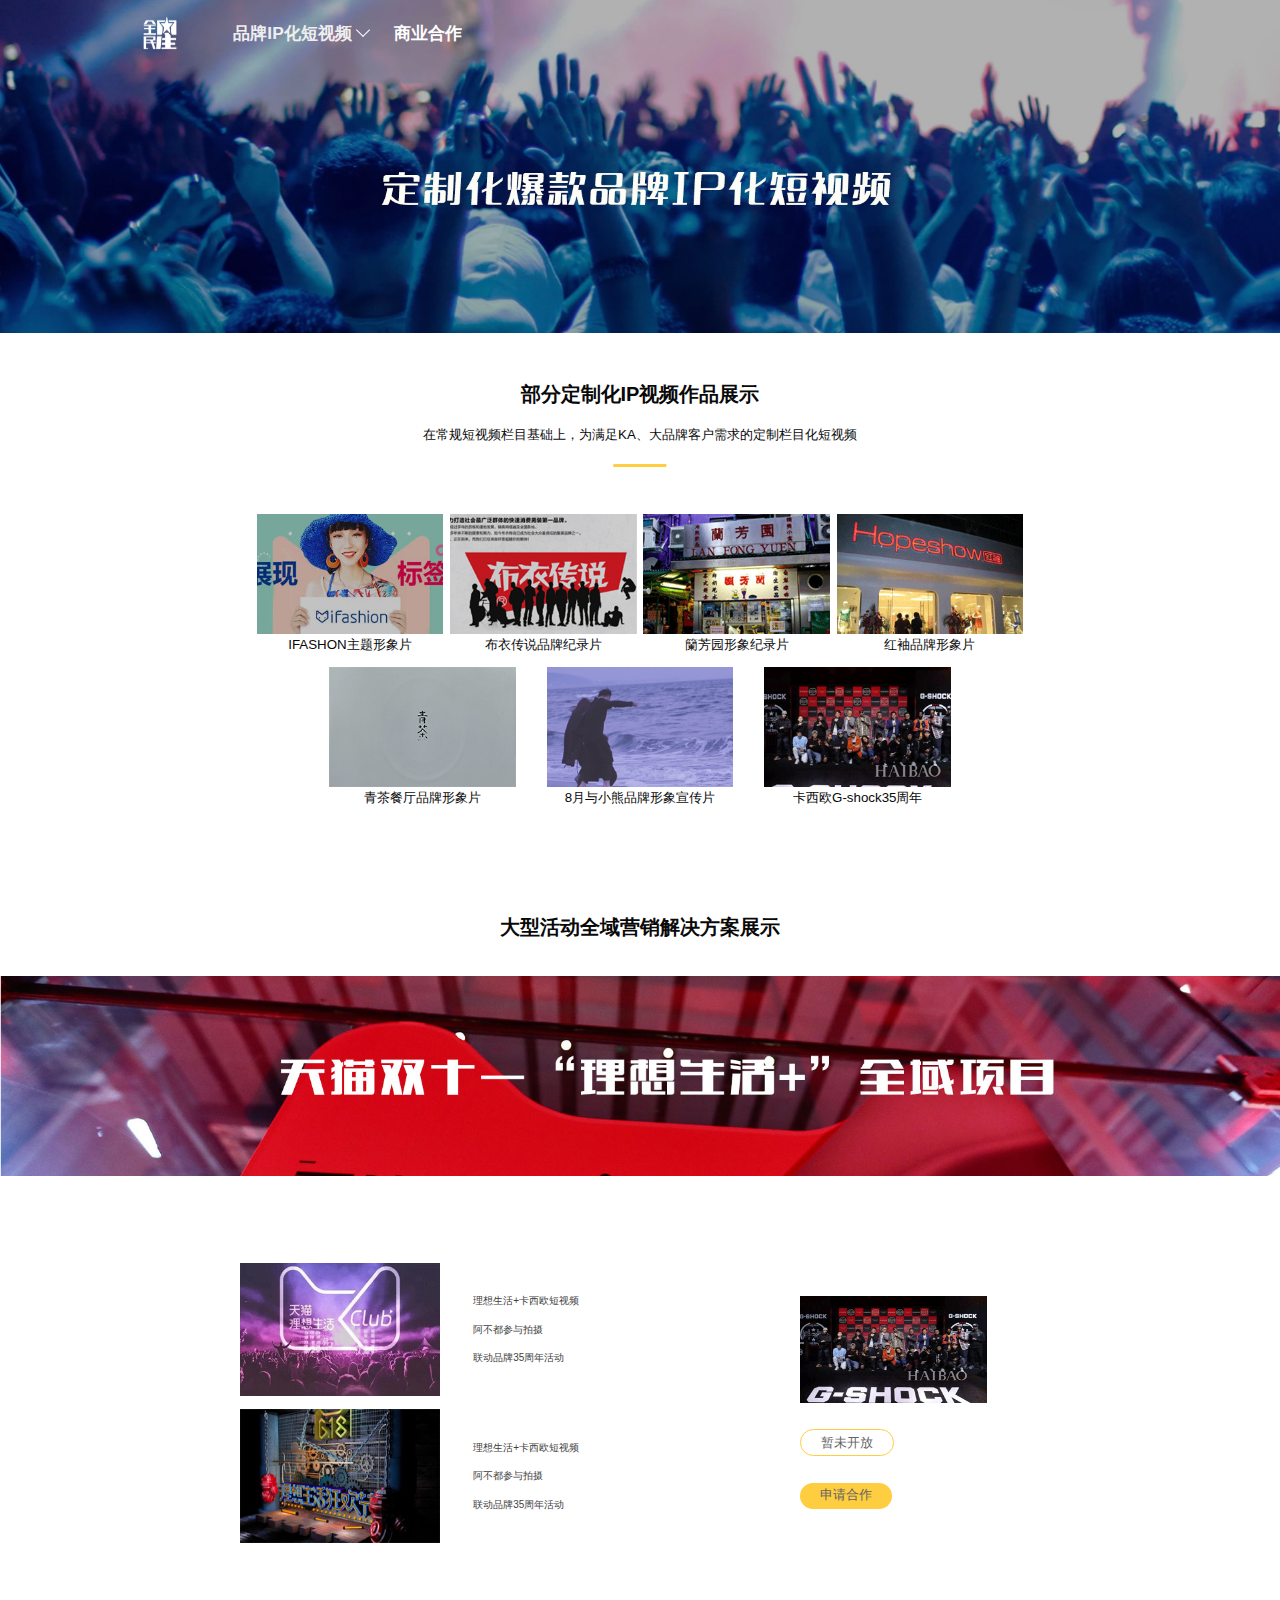
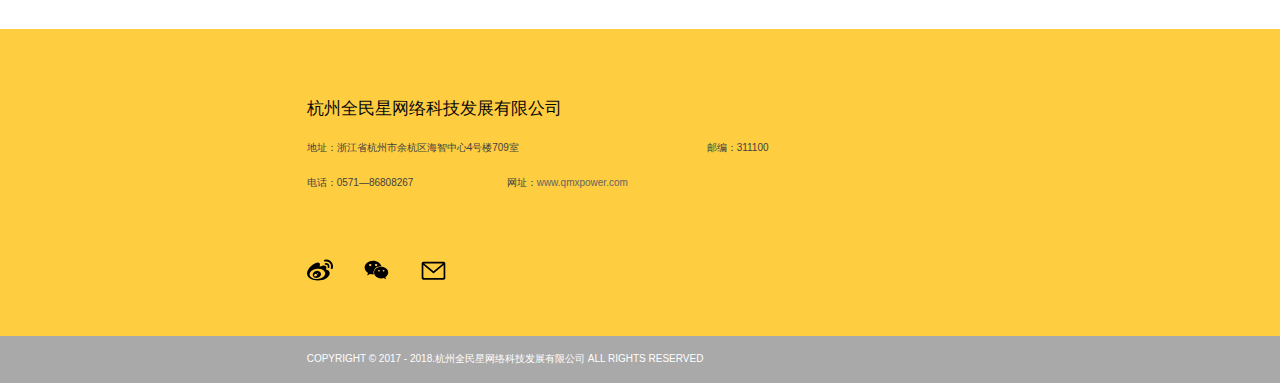
<file: src/tpl/custom.html>
<!DOCTYPE html>
<html lang="en">

<head>
    <meta charset="UTF-8">
    <meta name="viewport" content="width=device-width, initial-scale=1.0">
    <meta http-equiv="X-UA-Compatible" content="ie=edge">
    <title>全民星[定制]</title>
    <!-- Handle of REM -->
    <script>
        ! function(e, i) {
            var t = e.documentElement,
                n = navigator.userAgent.match(/iphone|ipod|ipad/gi),
                a = n ? Math.min(i.devicePixelRatio, 3) : 1,
                m = "orientationchange" in window ? "orientationchange" : "resize";
            t.dataset.dpr = a;
            for (var d, l, c = !1, o = e.getElementsByTagName("meta"), r = 0; r < o.length; r++) l = o[r], "viewport" == l.name && (c = !0, d = l);
            if (c) d.content = "width=device-width,initial-scale=1.0,maximum-scale=1.0, minimum-scale=1.0,user-scalable=no";
            else {
                var o = e.createElement("meta");
                o.name = "viewport", o.content = "width=device-width,initial-scale=1.0,maximum-scale=1.0, minimum-scale=1.0,user-scalable=no", t.firstElementChild.appendChild(o)
            }
            var s = function() {
                var e = t.clientWidth;
                e / a > 1920 && (e = 1920 * a), window.remScale = e / 1920, t.style.fontSize = 100 * (e / 1920) + "px"
            };
            s(), e.addEventListener && i.addEventListener(m, s, !1)
        }(document, window);
    </script>
    <!-- Inject CSS -->
    <link rel="stylesheet" href="../css/custom.css">
    <link rel="stylesheet" href="../css/nav_menu.css">
</head>

<body>
    <div id="allStar">
        <div class="header">
            <div class="header-background"></div>
            <div class="header-toolbar">
                <div class="logo-box">
                    <a href="/"><i class="icon icon-allstar"></i></a>
                </div>
                <div class="nav_menu3">
                    <ul>
                        <li class='nav-has-sub'><a>品牌IP化短视频</a>
                            <ul>
                                <li><a href='/'>首页</a></li>
                                <li><a href='./live.html'>电商直播轻综艺</a></li>
                                <li><a href='./column.html'>栏目化电商短视频</a></li>
                            </ul>
                        </li>
                    </ul>
                </div>
                <div class="cooperation">
                    <a href="./cooperate.html" class="text" target="_blank">商业合作</a>
                </div>
            </div>
            <div class="header-title">定制化爆款品牌IP化短视频</div>
        </div>

        <div class="content">
            <div class="content-item custom-sec">
                <div class="content-title">部分定制化IP视频作品展示</div>
                <div class="content-sub_title">在常规短视频栏目基础上，为满足KA、大品牌客户需求的定制栏目化短视频</div>
                <div class="tag-badge"></div>
                <div class="video-list list">
                    <div class="video-list_wrapper">
                        <div class="item video-item" data-video-url="http://video.lalocal.cn/ifashion%E4%B8%8A%E6%B5%B7.mp4">
                            <a class="video-item_lk">
                                <div class="img-box">
                                    <img src="../images/page3/page3_06.png" alt="">
                                </div>
                                <span class="sub-title">IFASHON主题形象片</span>
                            </a>
                        </div>
                        <div class="item video-item" data-video-url="http://video.lalocal.cn/%E5%B8%83%E8%A1%A3%E4%BC%A0%E8%AF%B4.MP4">
                            <a class="video-item_lk">
                                <div class="img-box">
                                    <img src="../images/page3/page3_08.png" alt="">
                                </div>
                                <span class="sub-title">布衣传说品牌纪录片</span>
                            </a>
                        </div>
                        <div class="item video-item" data-video-url="http://video.lalocal.cn/%E5%85%B0%E8%8A%B3%E5%9B%AD.mp4">
                            <a class="video-item_lk">
                                <div class="img-box">
                                    <img src="../images/page3/page3_10.png" alt="">
                                </div>
                                <span class="sub-title">籣芳园形象纪录片</span>
                            </a>
                        </div>
                        <div class="item video-item" data-video-url="http://video.lalocal.cn/%E7%BA%A2%E8%A2%96161217a_1.mp4">
                            <a class="video-item_lk">
                                <div class="img-box">
                                    <img src="../images/page3/page3_12.png" alt="">
                                </div>
                                <span class="sub-title">红袖品牌形象片</span>
                            </a>
                        </div>
                        <div class="item video-item" data-video-url="http://video.lalocal.cn/QC.avi" style="padding-left: 1.2rem;">
                            <a class="video-item_lk">
                                <div class="img-box">
                                    <img src="../images/page3/page3_19.png" alt="">
                                </div>
                                <span class="sub-title">青茶餐厅品牌形象片</span>
                            </a>
                        </div>
                        <div class="item video-item" data-video-url="http://video.lalocal.cn/%E5%85%AB%E6%9C%88%E4%B8%8E%E5%B0%8F%E7%86%8A2.MP4">
                            <a class="video-item_lk">
                                <div class="img-box">
                                    <img src="../images/page3/page3_21.png" alt="">
                                </div>
                                <span class="sub-title">8月与小熊品牌形象宣传片</span>
                            </a>
                        </div>
                        <div class="item video-item" style="padding-right: 1.2rem;">
                            <a class="video-item_lk">
                                <div class="img-box">
                                    <img src="../images/page3/page3_23.png" alt="">
                                </div>
                                <span class="sub-title">卡西欧G-shock35周年</span>
                            </a>
                        </div>

                    </div>
                </div>
            </div>

            <div class="content-item custom-bigger">
                <div class="content-title">大型活动全域营销解决方案展示</div>
                <div class="content-title_background">
                    <img src="../images/page3/page3_30.jpg" alt="">
                </div>
                <div class="section">
                    <div class="section-left">
                        <div class="section-left_item">
                            <div class="img-box">
                                <img src="../images/page3/page3_33.png" alt="">
                            </div>
                            <div class="text-box">
                                <p class="desc">理想生活+卡西欧短视频</p>
                                <p class="desc">阿不都参与拍摄</p>
                                <p class="desc">联动品牌35周年活动</p>
                            </div>
                        </div>
                        <div class="section-left_item">
                            <div class="img-box">
                                <img src="../images/page3/page3_36.jpg" alt="">
                            </div>
                            <div class="text-box">
                                <p class="desc">理想生活+卡西欧短视频</p>
                                <p class="desc">阿不都参与拍摄</p>
                                <p class="desc">联动品牌35周年活动</p>
                            </div>
                        </div>

                    </div>
                    <div class="section-right">
                        <div class="img-box">
                            <img src="../images/page3/page3_40.png" alt="">
                        </div>
                        <a class="btn visit-btn">暂未开放</a>
                        <a href="./cooperate.html" class="btn apply-btn">申请合作</a>
                    </div>
                </div>
            </div>
        </div>

        <div class="footer">
            <div class="footer-wrapper">
                <div class="footer-title">杭州全民星网络科技发展有限公司</div>
                <div class="contact-row">
                    <p class="desc address">地址：浙江省杭州市余杭区海智中心4号楼709室</p>
                    <p class="desc postcode">邮编：311100</p>
                </div>
                <div class="contact-row">
                    <p class="desc tel">电话：0571—86808267</p>
                    <!-- <p class="desc fax">传真：0671-********</p> -->
                    <p class="desc website">网址：<a href="http://www.qmxpower.com">www.qmxpower.com</a></p>
                </div>
                <div class="social-contact">
                    <a href="" class="social-contact_lk">
                        <i class="icon icon-webo"></i>
                    </a>
                    <a href="" class="social-contact_lk">
                        <i class="icon icon-weixin"></i>
                    </a>
                    <a href="" class="social-contact_lk">
                        <i class="icon icon-mail"></i>
                    </a>
                </div>
            </div>
            <div class="copyright">
                COPYRIGHT © 2017 - 2018.杭州全民星网络科技发展有限公司 ALL RIGHTS RESERVED
            </div>
        </div>
    </div>
</body>
<script src="../js/dwz.core.js"></script>
<script src="../js/dwz.effect.js"></script>
<script src="../js/dwz.dialog.js"></script>

<script src="../js/dwz.touchwipe.js"></script>
<script src="../js/dwz.ui.js"></script>
<script>
    $(function() {
        $(document).initUI();
        $.dialog.init();
    });
</script>
<script src="../js/biz.menu.js"></script>
<script src="../js/video.js"></script>

</html>
</file>
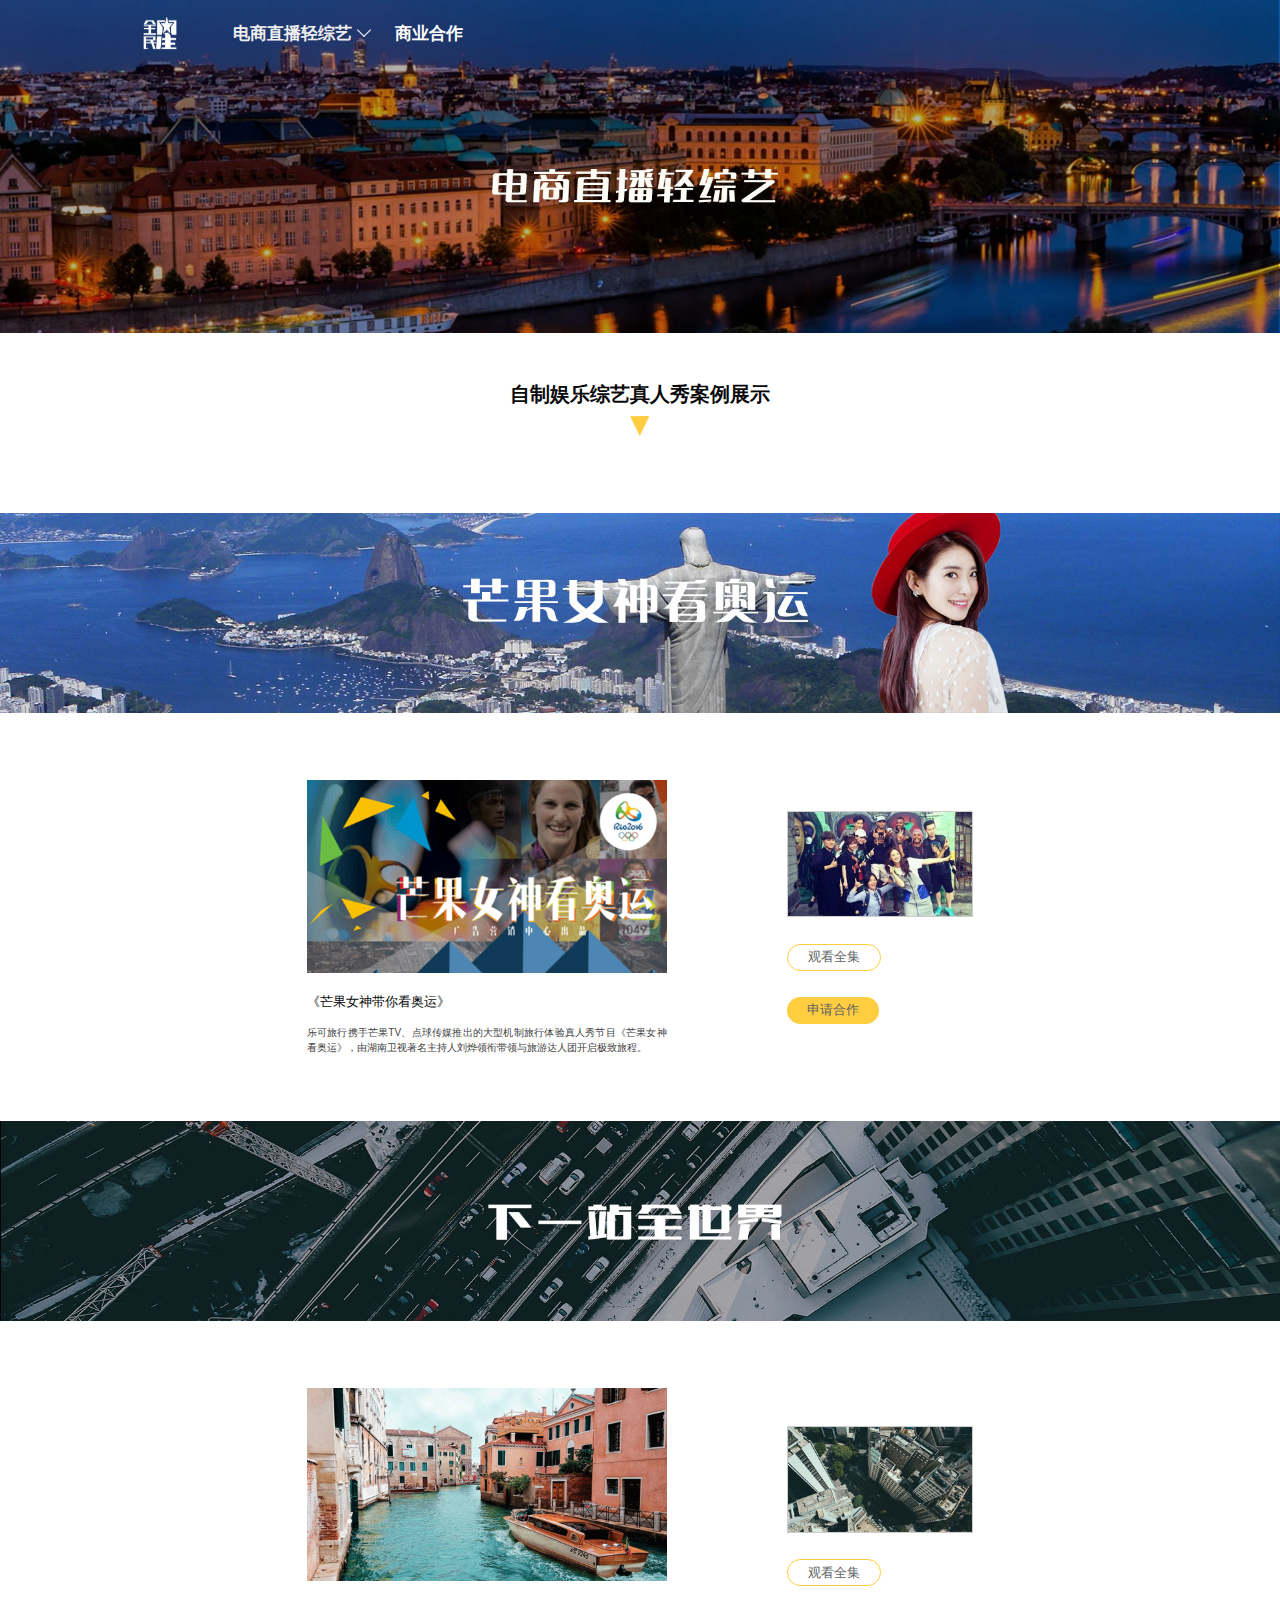
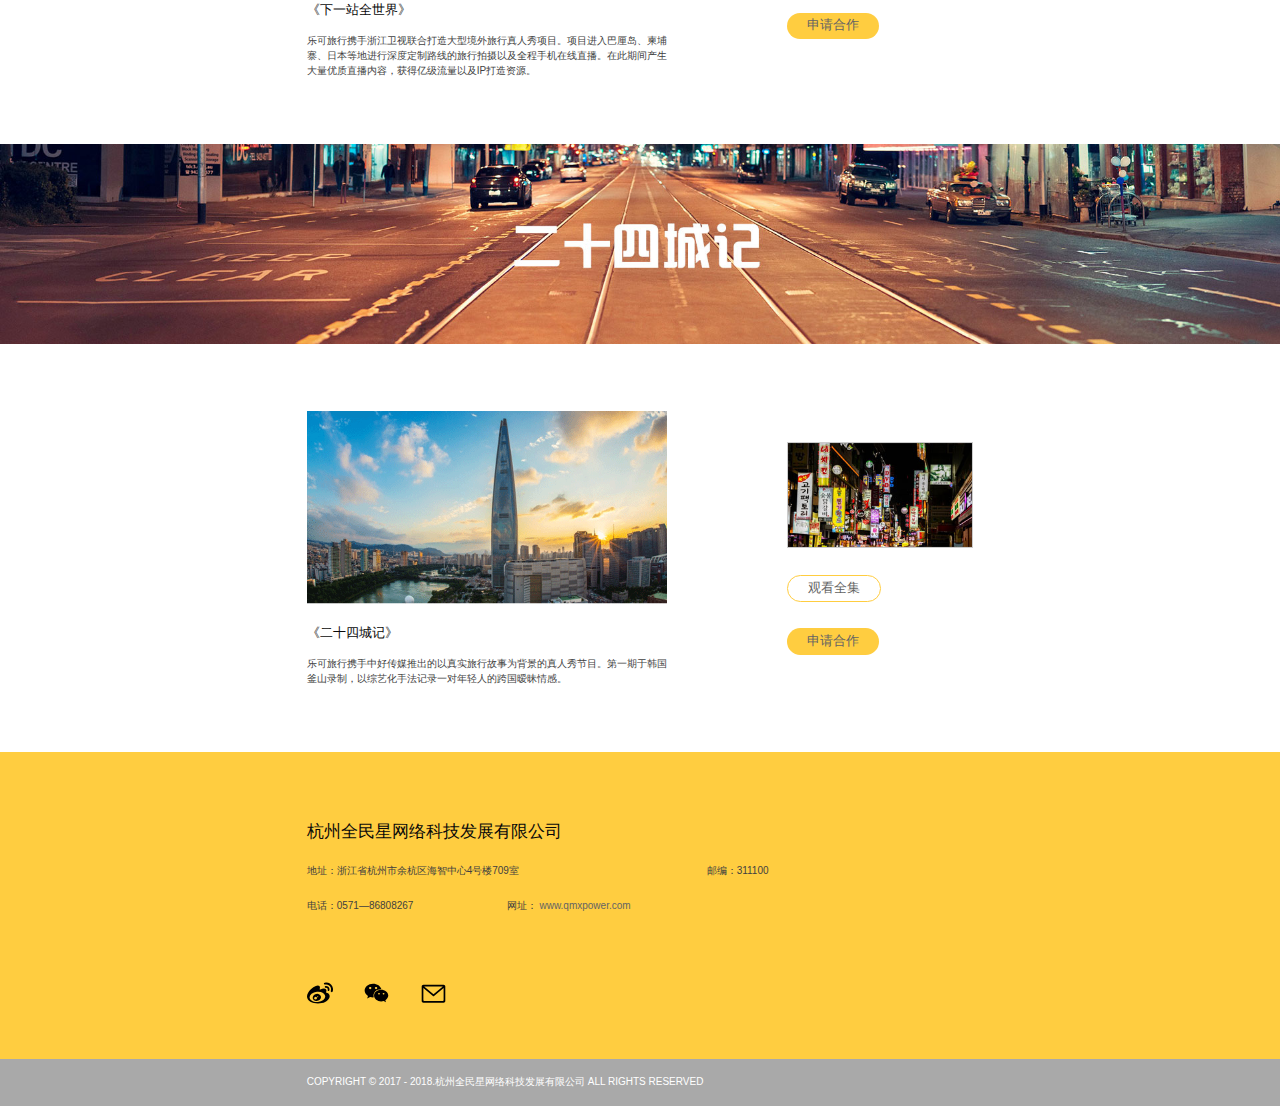
<file: src/tpl/live.html>
<!DOCTYPE html>
<html lang="en">

<head>
    <meta charset="UTF-8">
    <meta name="viewport" content="width=device-width, initial-scale=1.0">
    <meta http-equiv="X-UA-Compatible" content="ie=edge">
    <title>全民星[直播]</title>
    <!-- Handle of REM -->
    <script>
        ! function (e, i) {
            var t = e.documentElement,
                n = navigator.userAgent.match(/iphone|ipod|ipad/gi),
                a = n ? Math.min(i.devicePixelRatio, 3) : 1,
                m = "orientationchange" in window ? "orientationchange" : "resize";
            t.dataset.dpr = a;
            for (var d, l, c = !1, o = e.getElementsByTagName("meta"), r = 0; r < o.length; r++) l = o[r], "viewport" ==
                l.name && (c = !0, d = l);
            if (c) d.content =
                "width=device-width,initial-scale=1.0,maximum-scale=1.0, minimum-scale=1.0,user-scalable=no";
            else {
                var o = e.createElement("meta");
                o.name = "viewport", o.content =
                    "width=device-width,initial-scale=1.0,maximum-scale=1.0, minimum-scale=1.0,user-scalable=no", t.firstElementChild
                    .appendChild(o)
            }
            var s = function () {
                var e = t.clientWidth;
                e / a > 1920 && (e = 1920 * a), window.remScale = e / 1920, t.style.fontSize = 100 * (e / 1920) +
                    "px"
            };
            s(), e.addEventListener && i.addEventListener(m, s, !1)
        }(document, window);

    </script>
    <!-- Inject CSS -->
    <link rel="stylesheet" href="../css/live.css">
    <link rel="stylesheet" href="../css/nav_menu.css">
</head>

<body>
    <div id="allStar">
        <div class="header">
            <div class="header-background"></div>
            <div class="header-toolbar">
                <div class="logo-box">
                    <a href="/">
                        <i class="icon icon-allstar"></i>
                    </a>
                    <!-- <a href="/" class="logo-title">全明星</a> -->
                </div>
                <div class="nav_menu3">
                    <ul>
                        <li class='nav-has-sub'><a>电商直播轻综艺</a>
                            <ul>
                                <li><a href='/'>首页</a></li>
                                <li><a href='./custom.html'>品牌IP化短视频</a></li>
                                <li><a href='./column.html'>栏目化电商短视频</a></li>
                            </ul>
                        </li>
                    </ul>
                </div>
                <div class="cooperation">
                    <a href="./cooperate.html" class="text" target="_blank">商业合作</a>
                </div>
            </div>
            <div class="header-title">电商直播轻综艺</div>
        </div>

        <div class="content">
            <div class="content-item live-sec">
                <div class="content-title">自制娱乐综艺真人秀案例展示</div>
                <div class="devider">
                    <i class="icon icon-down_full"></i>
                </div>
            </div>
            <div class="content-item living">
                <div class="content-title_background">
                    <img src="../images/page2/page2_04.jpg" alt="">
                </div>
                <div class="section">
                    <div class="section-left">
                        <div class="img-box">
                            <img src="../images/page2/page2_07.png" alt="">

                        </div>
                        <div class="sub-title">《芒果女神带你看奥运》</div>
                        <p class="desc">乐可旅行携手芒果TV、点球传媒推出的大型机制旅行体验真人秀节目《芒果女神看奥运》，由湖南卫视著名主持人刘烨领衔带领与旅游达人团开启极致旅程。</p>
                    </div>
                    <div class="section-right">
                        <div class="img-box">
                            <img src="../images/page2/page2_10.jpg" alt="">
                        </div>
                        <a href="https://www.mgtv.com/h/294331.html?cxid=95kqkw8n6" target="__blank" class="visit-all btn">观看全集</a>
                        <a href="./cooperate.html" class="apply-coop btn">申请合作</a>
                    </div>
                </div>
            </div>
            <div class="content-item living">
                <div class="content-title_background">
                    <img src="../images/page2/page2_19.jpg" alt="">
                </div>
                <div class="section">
                    <div class="section-left">
                        <div class="img-box">
                            <img src="../images/page2/page2_22.png" alt="">

                        </div>
                        <div class="sub-title">《下一站全世界》</div>
                        <p class="desc">乐可旅行携手浙江卫视联合打造大型境外旅行真人秀项目。项目进入巴厘岛、柬埔寨、日本等地进行深度定制路线的旅行拍摄以及全程手机在线直播。在此期间产生大量优质直播内容，获得亿级流量以及IP打造资源。</p>
                    </div>
                    <div class="section-right">
                        <div class="img-box">
                            <img src="../images/page2/page2_25.jpg" alt="">
                        </div>
                        <a href="http://v.youku.com/v_show/id_XMjExMjg3NjQxMg==.html?spm=a2hzp.8253876.0.0&f=29176618" target="__blank" class="visit-all btn">观看全集</a>
                        <a href="./cooperate.html" class="apply-coop btn">申请合作</a>
                    </div>
                </div>
            </div>
            <div class="content-item living">
                <div class="content-title_background">
                    <!-- <img src="../images/page2/page2_34.jpg" alt=""> -->
                </div>
                <div class="section">
                    <div class="section-left">
                        <div class="img-box">
                            <img src="../images/page2/page2_37.png" alt="">

                        </div>
                        <div class="sub-title">《二十四城记》</div>
                        <p class="desc">乐可旅行携手中好传媒推出的以真实旅行故事为背景的真人秀节目。第一期于韩国釜山录制，以综艺化手法记录一对年轻人的跨国暧昧情感。</p>
                    </div>
                    <div class="section-right">
                        <div class="img-box">
                            <img src="../images/page2/page2_40.jpg" alt="">
                        </div>
                        <a href="http://v.youku.com/v_show/id_XMjcxODY3NTkyOA==.html?spm=a2hzp.8253876.0.0&f=49217997" target="__blank" class="visit-all btn">观看全集</a>
                        <a href="./cooperate.html" class="apply-coop btn">申请合作</a>
                    </div>
                </div>
            </div>
        </div>

        <div class="footer">
            <div class="footer-wrapper">
                <div class="footer-title">杭州全民星网络科技发展有限公司</div>
                <div class="contact-row">
                    <p class="desc address">地址：浙江省杭州市余杭区海智中心4号楼709室</p>
                    <p class="desc postcode">邮编：311100</p>
                </div>
                <div class="contact-row">
                    <p class="desc tel">电话：0571—86808267</p>
                    <!-- <p class="desc fax">传真：0671-********</p> -->
                    <p class="desc website">网址：
                        <a href="http://www.qmxpower.com">www.qmxpower.com</a>
                    </p>
                </div>
                <div class="social-contact">
                    <a href="" class="social-contact_lk">
                        <i class="icon icon-webo"></i>
                    </a>
                    <a href="" class="social-contact_lk">
                        <i class="icon icon-weixin"></i>
                    </a>
                    <a href="" class="social-contact_lk">
                        <i class="icon icon-mail"></i>
                    </a>
                </div>
            </div>
            <div class="copyright">
                COPYRIGHT © 2017 - 2018.杭州全民星网络科技发展有限公司 ALL RIGHTS RESERVED
            </div>
        </div>

    </div>
</body>
<script src="../js/dwz.core.js"></script>
<script src="../js/dwz.ui.js"></script>
<script src="../js/dwz.effect.js"></script>
<script src="../js/dwz.dialog.js"></script>
<script>
    $(function () {
        $(document).initUI();
        $.dialog.init();
    });

</script>
<script src="../js/dwz.touchwipe.js"></script>
<script src="../js/biz.menu.js"></script>



</html>
</file>
<file: src/css/main.css>
.t-line{position:relative}.t-line:before{content:" ";position:absolute;left:0;top:0;right:0;height:1px;border-top:1px solid #ccc;color:#ccc;-webkit-transform-origin:0 0;transform-origin:0 0;-webkit-transform:scaleY(0.501);transform:scaleY(0.501)}.r-line{position:relative}.r-line:before{content:" ";position:absolute;right:0;top:0;bottom:0;width:1px;border-right:1px solid rgba(207,207,207,0.95);color:rgba(207,207,207,0.95);-webkit-transform-origin:100% 0;transform-origin:100% 0;-webkit-transform:scaleX(0.501);transform:scaleX(0.501)}.b-line{position:relative}.b-line:before{content:" ";position:absolute;left:0;bottom:0;right:0;height:1px;border-bottom:1px solid rgba(207,207,207,0.95);color:rgba(207,207,207,0.95);-webkit-transform-origin:0 100%;transform-origin:0 100%;-webkit-transform:scaleY(0.501);transform:scaleY(0.501)}.l-line{position:relative}.l-line:before{content:" ";position:absolute;left:0;top:0;bottom:0;width:1px;border-left:1px solid rgba(207,207,207,0.95);color:rgba(207,207,207,0.95);-webkit-transform-origin:0 0;transform-origin:0 0;-webkit-transform:scaleX(0.501);transform:scaleX(0.501)}.box-line{position:relative}.box-line:before{content:" ";position:absolute;top:0;left:0;width:200%;height:200%;border:1px solid rgba(207,207,207,0.95);border-radius:0;color:rgba(207,207,207,0.95);-webkit-transform-origin:0 0;transform-origin:0 0;-webkit-transform:scale(0.501);transform:scale(0.501);pointer-events:none}html,body,.dialog-wrapper video,.dialog-wrapper iframe,.custom-IP .section.custom-single .video-single_lk{width:100%;height:100%}.list .item,.dialog-wrapper .pop-down-close,.header,.nav-dropdown .dropdown,.content,.footer,.footer .contact-row,.footer .social-contact,.core .core-list_wrapper,.core .core-list_wrapper .core-item .core-item_lk,.live .live-list_wrapper,.live .live-list_wrapper .live-item .live-item_lk,.custom-IP .section,.custom-IP .section .section-right .video-list,.custom-IP .section .section-right .video-item_lk,.column-list_wrapper,.column .multiple-list_wrapper,.column .multiple-list_wrapper .multiple-item_lk,.short-video,.short-video .order-list,.short-video .order-list_wrapper,.short-video .shortvideo-list,.short-video .shortvideo-list_wrapper,.short-video .shortvideo-list .shortvideo-item_lk{display:-webkit-flex;display:flex}.clearfix:after{content:".";display:block;height:0;visibility:hidden;clear:both}.devider{display:-webkit-flex;display:flex;overflow:hidden;-webkit-align-items:center;align-items:center;-webkit-justify-content:center;justify-content:center;width:100%;min-height:0.5rem}.dialog-wrapper .pop-down-close,.header,.logo-box,.nav-dropdown .dropdown,.content,.custom-IP .section .section-right .video-item_lk{-webkit-justify-content:center;justify-content:center;-webkit-align-items:center;align-items:center}.pop-window,.header .header-background{display:block;position:absolute;top:0px;left:0px;bottom:0px;right:0px}html{-webkit-touch-callout:none;-webkit-font-smoothing:antialiased;font-smoothing:antialiased;-webkit-text-size-adjust:none;text-size-adjust:none;touch-action:pan-y;-webkit-user-select:none;user-select:none;font-size:12px}body{font-size:0.16rem;word-wrap:break-word;font-family:-apple-system-font,"Helvetica Neue","Roboto","Segoe UI","PingFang SC","Hiragino Sans GB","Microsoft YaHei",sans-serif;text-rendering:optimizeLegibility;-webkit-backface-visibility:hidden;-webkit-user-drag:none;color:#fff;-webkit-font-smoothing:antialiased}*{margin:0;padding:0}*,*:before,*:after{-webkit-box-sizing:border-box;box-sizing:border-box}a img{border:0}a{text-decoration:none;-webkit-tap-highlight-color:transparent;color:#646464}li{list-style:none}iframe{border:none;background:#fff}.list{position:relative;width:100%}.list .item{cursor:pointer;-webkit-flex-direction:column;flex-direction:column;-webkit-align-items:center;align-items:center}.list .sub-title{color:#090909;font-size:.26rem;text-align:center}.icon{display:block;background-position:center center;background-size:100% 100%;background-repeat:no-repeat;width:.3rem;height:.3rem}.icon-down_full{background-image:url("../images/page1/bg/page1_03.png")}.icon-webo{background-image:url("../images/weibo.svg")}.icon-weixin{background-image:url("../images/weixin.svg")}.icon-mail{background-image:url("../images/mail.svg")}.icon-close{background-image:url("../images/close.svg")}.icon-down{background-image:url("../images/down.svg")}.icon-allstar{background-image:url("../images/logo.png")}.mask-background{display:none;position:fixed;z-index:999;top:0;left:0;width:100%;height:100%;opacity:0.96;-webkit-backdrop-filter:saturate(180%) blur(20px);backdrop-filter:saturate(180%) blur(20px)}.mask-background:after{content:'';position:absolute;top:0;left:0;right:0;bottom:0;background-color:#000;opacity:0.8;z-index:998;background-attachment:fixed}.mask-background.open{display:block}.pop-window{display:none;z-index:1000;background:transparent;position:fixed}.pop-window .pop-header{position:relative;display:-webkit-box;display:-webkit-flex;display:flex;-webkit-box-align:center;-webkit-align-items:center;align-items:center;height:80px;z-index:10}.pop-window .pop-header .title{position:absolute;top:0;left:0;display:block;width:100%;text-align:center;line-height:80px;color:#fff;font-size:.4rem}.pop-window .pop-header .pop-close{display:-webkit-box;display:-webkit-flex;display:flex;-webkit-box-align:center;-webkit-align-items:center;align-items:center;z-index:1}.pop-window .pop-header .pop-close .icon{width:50px;height:50px}.pop-window .pop-content{position:absolute;top:80px;right:0;bottom:0;left:0}.pop-window .pop-content .linkage-bar{height:30px}.pop-window .pop-inner{position:relative;height:auto;overflow:hidden}.pop-window .pop-inner .cached{display:none}.pop-window .pop-inner .active{display:block}.pop-window .scroll-content .scroll .pop-inner{top:0}.pop-window .pop-filter{position:relative;height:auto}.pop-window.open{display:block}.pop-window.fullscreen{display:-webkit-box;display:-webkit-flex;display:flex;-webkit-box-align:center;-webkit-align-items:center;align-items:center;-webkit-justify-content:center;justify-content:center;width:100%;height:100%;top:0;background-color:transparent}.pop-window.fullscreen .pop-down-close{position:absolute;left:50%;transform:translate(-50%, -50%);-webkit-transform:translate(-50%, -50%);width:.4rem;height:.4rem;border:solid 2px #fff;border-radius:50%}.pop-window.fullscreen .pop-down-close:before{position:absolute;top:17px;left:7px;content:'';width:23px;height:2px;background:#fff;-webkit-transform:rotate(45deg);transform:rotate(45deg)}.pop-window.fullscreen .pop-down-close:after{position:absolute;top:17px;left:7px;content:'';width:23px;height:2px;background:#fff;-webkit-transform:rotate(-45deg);transform:rotate(-45deg)}.dialog-wrapper{width:60%;height:60%;background-color:#000;left:50%;top:50%;position:absolute;transform:translate(-50%, -50%)}.dialog-wrapper .pop-down-close{position:absolute;width:.6rem;height:.6rem;border-radius:50%;border:solid #ccc 1px;bottom:-1rem;background-color:#fff;left:50%;transform:translateX(-50%)}.dialog-wrapper .pop-down-close .icon-close{width:.5rem;height:.5rem}.dialog-wrapper video{display:block}.dialog-wrapper iframe{display:block}.row *{-webkit-box-sizing:border-box;-moz-box-sizing:border-box;box-sizing:border-box}.row{margin:0}.col-xs-1,.col-sm-1,.col-md-1,.col-lg-1,.col-xs-2,.col-sm-2,.col-md-2,.col-lg-2,.col-xs-3,.col-sm-3,.col-md-3,.col-lg-3,.col-xs-4,.col-sm-4,.col-md-4,.col-lg-4,.col-xs-5,.col-sm-5,.col-md-5,.col-lg-5,.col-xs-6,.col-sm-6,.col-md-6,.col-lg-6,.col-xs-7,.col-sm-7,.col-md-7,.col-lg-7,.col-xs-8,.col-sm-8,.col-md-8,.col-lg-8,.col-xs-9,.col-sm-9,.col-md-9,.col-lg-9,.col-xs-10,.col-sm-10,.col-md-10,.col-lg-10,.col-xs-11,.col-sm-11,.col-md-11,.col-lg-11,.col-xs-12,.col-sm-12,.col-md-12,.col-lg-12{position:relative;min-height:1px;padding:10px}.col-xs-1,.col-xs-2,.col-xs-3,.col-xs-4,.col-xs-5,.col-xs-6,.col-xs-7,.col-xs-8,.col-xs-9,.col-xs-10,.col-xs-11,.col-xs-12{float:left}.col-xs-12{width:100%}.col-xs-11{width:91.66666667%}.col-xs-10{width:83.33333333%}.col-xs-9{width:75%}.col-xs-8{width:66.66666667%}.col-xs-7{width:58.33333333%}.col-xs-6{width:50%}.col-xs-5{width:41.66666667%}.col-xs-4{width:33.33333333%}.col-xs-3{width:25%}.col-xs-2{width:16.66666667%}.col-xs-1{width:8.33333333%}@media (min-width: 768px){.col-sm-1,.col-sm-2,.col-sm-3,.col-sm-4,.col-sm-5,.col-sm-6,.col-sm-7,.col-sm-8,.col-sm-9,.col-sm-10,.col-sm-11,.col-sm-12{float:left}.col-sm-12{width:100%}.col-sm-11{width:91.66666667%}.col-sm-10{width:83.33333333%}.col-sm-9{width:75%}.col-sm-8{width:66.66666667%}.col-sm-7{width:58.33333333%}.col-sm-6{width:50%}.col-sm-5{width:41.66666667%}.col-sm-4{width:33.33333333%}.col-sm-3{width:25%}.col-sm-2{width:16.66666667%}.col-sm-1{width:8.33333333%}}@media (min-width: 960px){.col-md-1,.col-md-2,.col-md-3,.col-md-4,.col-md-5,.col-md-6,.col-md-7,.col-md-8,.col-md-9,.col-md-10,.col-md-11,.col-md-12{float:left}.col-md-12{width:100%}.col-md-11{width:91.66666667%}.col-md-10{width:83.33333333%}.col-md-9{width:75%}.col-md-8{width:66.66666667%}.col-md-7{width:58.33333333%}.col-md-6{width:50%}.col-md-5{width:41.66666667%}.col-md-4{width:33.33333333%}.col-md-3{width:25%}.col-md-2{width:16.66666667%}.col-md-1{width:8.33333333%}}@media (min-width: 1360px){.col-lg-1,.col-lg-2,.col-lg-3,.col-lg-4,.col-lg-5,.col-lg-6,.col-lg-7,.col-lg-8,.col-lg-9,.col-lg-10,.col-lg-11,.col-lg-12{float:left}.col-lg-12{width:100%}.col-lg-11{width:91.66666667%}.col-lg-10{width:83.33333333%}.col-lg-9{width:75%}.col-lg-8{width:66.66666667%}.col-lg-7{width:58.33333333%}.col-lg-6{width:50%}.col-lg-5{width:41.66666667%}.col-lg-4{width:33.33333333%}.col-lg-3{width:25%}.col-lg-2{width:16.66666667%}.col-lg-1{width:8.33333333%}}.grids-contant{position:relative;overflow:hidden;text-align:center}.grids-contant .grids-grid{display:inline-block;position:relative;float:left;padding:20px 10px;box-sizing:border-box}.grids-contant .grids-grid .grids-grid-icon{width:140px;height:140px;margin:0 auto;background-position:center center;background-repeat:no-repeat}.grids-contant .grids-grid .grids-grid-label{display:block;text-align:center;font-size:.26rem;padding-top:20px}.header{width:100%;position:relative}.header .header-title{color:#fff;font-size:.4rem;margin:0 auto;text-align:center;font-weight:500}.header .header-background{background-size:100% 100%}.header .header-toolbar{padding-left:1.4rem;height:1rem;display:flex;-webkit-justify-content:flex-start;justify-content:flex-start;-webkit-align-items:center;align-items:center;position:absolute;top:0;left:0;right:0}.logo-box{display:flex;height:100%;width:2rem;line-height:1rem}.logo-box .logo-title{font-size:.26rem;color:#fff}.logo-box .icon{width:.5rem;height:.5rem}.nav-dropdown{font-weight:600;display:inline-block;height:100%;font-size:.26rem;width:2.5rem;line-height:1rem;text-align:center}.nav-dropdown .dropdown .icon{width:.25rem;height:.25rem}.nav-dropdown .dropdown .nav-text{color:#fff;font-weight:600;font-size:.26rem}.nav-dropdown.active .dropdown-layer{display:inline-block}.nav-dropdown.active .dropdown-layer .nav-list{max-width:2.2rem}.nav-dropdown.active a{color:#fff}.nav-dropdown .dropdown-layer{display:none;background-color:#333}.nav-dropdown .dropdown-layer .nav-item{height:1rem;padding:.05rem .1rem;white-space:nowrap;border-bottom:1px solid #ccc}.nav-dropdown .dropdown-layer .nav-item:last-child{border-bottom:1px solid transparent}.nav-dropdown .dropdown-layer a{width:100%;height:100%;display:block}.cooperation{display:inline-block;height:100%;font-size:.26rem;font-weight:600;width:1.5rem;line-height:1rem;text-align:center}.cooperation a{color:#fff}.content{-webkit-flex-direction:column;flex-direction:column;width:100%;position:relative}.content .content-item{width:100%}.content .content-item .icon{width:.3rem;height:.3rem}.content .content-item .img-box img{width:100%;height:100%;display:block}.content-title{text-align:center;padding-top:.7rem;font-size:.3rem;font-weight:600;line-height:.44rem;color:#090909}.content-title_background{width:100%;background-size:100% 100%}.content-title_background img{width:100%;height:100%;display:block}.content-sub_title{text-align:center;padding-top:.25rem;font-size:.2rem;font-weight:500;color:#090909}.footer{width:100%;position:relative;height:5.3rem;align-items:center;-webkit-flex-direction:column;flex-direction:column}.footer-wrapper{width:10rem}.footer-title{font-size:.26rem;color:#090909;padding-top:1rem}.footer .contact-row{width:100%;-webkit-justify-content:flex-start;justify-content:flex-start;padding-top:.3rem}.footer .contact-row .address{width:6rem}.footer .contact-row .tel,.footer .contact-row .fax{width:3rem}.footer .contact-row .postcode .website{min-width:2rem}.footer .contact-row .desc{display:inline-block}.footer .social-contact{padding-top:1rem;width:2.1rem;-webkit-justify-content:space-between;justify-content:space-between;-webkit-align-items:center;align-items:center}.footer .social-contact .icon{width:.4rem;height:.4rem}.copyright{position:absolute;left:0;right:0;bottom:0;height:.7rem;font-size:.15rem;line-height:.7rem;padding-left:4.6rem}.tag-badge{width:.8rem;height:.05rem;background-color:#ffcd40;position:relative;left:50%;transform:translateX(-50%)}.desc{font-size:.15rem;line-height:150%;text-align:justify;color:#3f3f3f}.core{height:7.6rem}.core .core-list_wrapper{padding:.6rem 2.8rem;-webkit-justify-content:center;justify-content:center}.core .core-list_wrapper .core-item{-webkit-flex:1;flex:1}.core .core-list_wrapper .core-item .core-item_lk{width:4.2rem;height:3.8rem;position:relative;-webkit-flex-direction:column;flex-direction:column;-webkit-justify-content:space-between;justify-content:space-between}.core .core-list_wrapper .core-item .img-box{width:4.2rem;height:2.8rem}.core .core-list_wrapper .core-item .sub-title{line-height:.56rem}.live{background-image:url("../images/page1/bg/page172.jpg");background-position:bottom;background-size:100% 100%;background-repeat:no-repeat}.live .support{padding-top:.2rem;color:#090909;font-size:.15rem;margin:0 auto;text-align:center}.live .tag-badge{margin-top:.2rem}.live .live-list_wrapper{padding:.6rem 3.8rem;-webkit-justify-content:center;justify-content:center}.live .live-list_wrapper .live-item{-webkit-flex:1;flex:1}.live .live-list_wrapper .live-item .live-item_lk{width:3.6rem;height:auto;-webkit-flex-direction:column;flex-direction:column;-webkit-align-items:flex-start;align-items:flex-start}.live .live-list_wrapper .live-item .img-box{width:3.6rem;height:2.4rem;position:relative}.live .live-list_wrapper .live-item .sub-title{padding-top:.3rem;padding-bottom:.2rem}.custom-IP{background-image:url("../images/page1/bg/page172.png");background-position:bottom;background-size:100% 100%;background-repeat:no-repeat}.custom-IP .section{padding:1.8rem 2.8rem 0;-webkit-flex-direction:row;flex-direction:row;-webkit-justify-content:space-between;justify-content:space-between}.custom-IP .section.custom-single{padding:1.8rem 4.2rem 0}.custom-IP .section.custom-single .section-right{width:5.6rem;height:3.4rem}.custom-IP .section.custom-single .video-single_lk{position:relative;display:block}.custom-IP .section.custom-single .video-single_lk .sub-title{font-size:.2rem;text-align:center;background-color:#ffcd40;height:.6rem;line-height:.6rem;position:absolute;bottom:0;left:0;right:0}.custom-IP .section .section-left{display:flex;-webkit-flex-direction:column;flex-direction:column;-webkit-align-items:flex-start;align-items:flex-start}.custom-IP .section .section-left .desc{padding-top:.6rem;max-width:4.2rem}.custom-IP .section .section-left .tag-box{padding-top:.6rem}.custom-IP .section .section-left .tag-box .row-line{max-height:.8rem;margin-bottom:.3rem}.custom-IP .section .section-left .tag-box .row-line:last-child{margin-bottom:0}.custom-IP .section .section-left .tag-box .tag-item{padding:.05rem .2rem;color:#333;font-size:.24rem;background-color:#ffcd40;display:inline-block;line-height:.3rem;border-bottom-right-radius:.2rem;border-top-left-radius:.2rem;border-bottom-left-radius:.2rem;border-top-right-radius:.2rem;max-height:.8rem}.custom-IP .section .section-right{width:8.4rem}.custom-IP .section .section-right .video-list{-webkit-flex-wrap:wrap;flex-wrap:wrap;-webkit-align-content:space-around;align-content:space-around;height:5.5rem}.custom-IP .section .section-right .video-item{width:33.33333%}.custom-IP .section .section-right .video-item_lk{width:2.7rem;height:1.7rem;position:relative}.custom-IP .section .section-right .video-item_lk:hover{background-color:cornflowerblue;opacity:0.7}.custom-IP .section .section-right .video-item_lk:hover .title{display:block;position:absolute;top:50%;color:#fff}.custom-IP .section .section-right .video-item .title{font-size:.2rem;font-weight:500;display:none}.column .content-title{padding-top:1rem}.column .tag-badge{margin-top:.3rem}.column-list{padding:.4rem 4.8rem}.column-list_wrapper{-webkit-justify-content:center;justify-content:center}.column-list_wrapper .column-item{-webkit-flex:1;flex:1}.column-list .column-item_lk{width:4.5rem;height:3.3rem;border:solid #ccc 1px;position:relative}.column-list .column-item_lk .sub-title{font-size:.2rem;text-align:center;background-color:#ffcd40;height:.6rem;line-height:.6rem;position:absolute;bottom:0;left:0;right:0}.column-list .img-box{width:100%;height:auto}.column .multiple-list_wrapper{padding:.3rem 3rem;-webkit-flex-wrap:wrap;flex-wrap:wrap;-webkit-align-content:space-between;align-content:space-between;height:5rem}.column .multiple-list_wrapper .multiple-item{width:20%}.column .multiple-list_wrapper .multiple-item_lk{width:2.4rem;height:2rem;-webkit-justify-content:space-between;justify-content:space-between;-webkit-flex-direction:column;flex-direction:column}.column .multiple-list_wrapper .sub-title{font-size:.15rem}.column .multiple-list_wrapper .img-box{width:2.4rem;height:1.6rem}.short-video{background-image:url("../images/page1/bg/page1236.jpg");background-size:100% 100%;-webkit-flex-direction:column;flex-direction:column;-webkit-align-items:center;align-items:center;height:12rem}.short-video .tag-badge{margin-top:.3rem;left:0;transform:translateX(0%)}.short-video .order-list{padding-top:.6rem;justify-content:center;width:4.4rem}.short-video .order-list_wrapper{-webkit-justify-content:space-between;justify-content:space-between;width:100%}.short-video .order-list .spacer{width:1px;height:100%;background:#ccc}.short-video .order-list strong{font-size:.26rem;color:#fdfdfd}.short-video .order-list small{font-size:.15rem;color:#fdfdfd}.short-video .shortvideo-list{padding-top:.6rem;-webkit-justify-content:center;justify-content:center;width:11.2rem}.short-video .shortvideo-list_wrapper{width:100%;height:5.2rem;-webkit-justify-content:space-between;justify-content:space-between;-webkit-flex-wrap:wrap;flex-wrap:wrap;-webkit-align-content:space-between;align-content:space-between}.short-video .shortvideo-list .shortvideo-item{width:33.33333%}.short-video .shortvideo-list .shortvideo-item_lk{width:3.6rem;height:2.5rem;-webkit-justify-content:space-between;justify-content:space-between;-webkit-flex-direction:column;flex-direction:column}.short-video .shortvideo-list .sub-title{text-align:left;font-size:.2rem;color:#fff}.header{height:7rem}.header .header-background{background-image:url("../images/page1/banner/page1.jpg")}.footer{height:5.3rem}.header{background-color:#eee}.content .content-item{background-color:#fff}.content .content-item.live{background-color:#f1f1f1}.content .content-item.short-video{background-color:#eee}.footer{background-color:#ffcd40}.copyright{background-color:#a9a9a9}
</file>
<file: src/css/nav_menu.css>
@charset "utf-8";
/*导航栏*/
.nav_menu3,
.nav_menu3 ul,
.nav_menu3 ul li,
.nav_menu3 ul li a,
.nav_menu3 #menu-button {
  margin: 0;
  padding: 0;
  border: 0;
  list-style: none;
  line-height: 1;
  display: block;
  position: relative;
  -webkit-box-sizing: border-box;
  -moz-box-sizing: border-box;
  box-sizing: border-box;
}
.nav_menu3 #menu-button { 
    margin-top: 100px;
    background: #F00;
    position: absolute;
    z-index: 99999;
}
.nav_menu3:after,
.nav_menu3 > ul:after {
  content: ".";
  display: block;
  clear: both;
  visibility: hidden;
  line-height: 0;
  height: 0;
}
.nav_menu3 #menu-button {
  display: none;
}
.nav_menu3 {
  width: auto;
  line-height: 1;
  background: transparent;
  /* background: #990B2C; */
}
#menu-line {
  position: absolute;
  top: 0;
  left: 0;
  height: 3px;
  background: #990B2C;
  -webkit-transition: all 0.25s ease-out;
  -moz-transition: all 0.25s ease-out;
  -ms-transition: all 0.25s ease-out;
  -o-transition: all 0.25s ease-out;
  transition: all 0.25s ease-out;
}
.nav_menu3 > ul > li {
  float: left;
}
.nav_menu3.align-center > ul {
  font-size: 0;
  text-align: center;
}
.nav_menu3.align-center > ul > li {
  display: inline-block;
  float: none;
}
.nav_menu3.align-center ul ul {
  text-align: left;
}
.nav_menu3.align-right > ul > li {
  float: right;
}
.nav_menu3.align-right ul ul {
  text-align: right;
}
.nav_menu3 > ul > li > a {
  padding: .2rem .1rem .2rem .1rem;
  text-decoration: none;
  text-transform: uppercase;
  color: #eee;
  -webkit-transition: color .2s ease;
  -moz-transition: color .2s ease;
  -ms-transition: color .2s ease;
  -o-transition: color .2s ease;
  transition: color .2s ease;
  /* border-right:1px solid #990B2C; */
}
.nav_menu3 > ul > li:hover > a {
  color: #990B2C;
  background: #FFF;
}
.nav_menu3 > ul > li.nav-has-sub > a {
  padding-right: .4rem;
  font-size: .26rem;
  font-weight: 600;
}
.nav_menu3 > ul > li.nav-has-sub > a::after {
  position: absolute;
  top: .2rem;
  right: .15rem;
  width: .15rem;
  height: .15rem;
  border-bottom: 1px solid #fff;
  border-right: 1px solid #fff;
  content: "";
  -webkit-transform: rotate(45deg);
  -moz-transform: rotate(45deg);
  -ms-transform: rotate(45deg);
  -o-transform: rotate(45deg);
  transform: rotate(45deg);
  -webkit-transition: border-color 0.2s ease;
  -moz-transition: border-color 0.2s ease;
  -ms-transition: border-color 0.2s ease;
  -o-transition: border-color 0.2s ease;
  transition: border-color 0.2s ease;
}
.nav_menu3 > ul > li.nav-has-sub:hover > a::after {
  border-color: #990B2C;
}
.nav_menu3 ul ul {
  position: absolute;
  left: -9999px;
}
.nav_menu3 > ul > li > ul {    
  border-top: 1px solid #FFF;
}
.nav_menu3 li:hover > ul {
  left: auto;
}
.nav_menu3.align-right li:hover > ul {
  right: 0;
}
.nav_menu3 ul ul ul {
  margin-left: 100%;
  top: 0;
}
.nav_menu3.align-right ul ul ul {
  margin-left: 0;
  margin-right: 100%;
}
.nav_menu3 ul ul li {
  height: 0;
  -webkit-transition: height .2s ease;
  -moz-transition: height .2s ease;
  -ms-transition: height .2s ease;
  -o-transition: height .2s ease;
  transition: height .2s ease;
}
.nav_menu3 ul li:hover > ul > li {
  height: .9rem;
}
.nav_menu3 ul ul li a {
  padding: .4rem .2rem;
  min-width: 2.8rem;
  background: #333;
  text-decoration: none;
  color: #eeeeee;
  -webkit-transition: color .2s ease;
  -moz-transition: color .2s ease;
  -ms-transition: color .2s ease;
  -o-transition: color .2s ease;
  transition: color .2s ease;
  /* border-top: 1px solid #333; */
  font-size: .26rem;
}
.nav_menu3 ul ul li:hover > a,
.nav_menu3 ul ul li a:hover {
  color: #990B2C;
  background: #FFF;
  /* border-top: 1px solid #FFF; */
}
.nav_menu3 ul ul li.nav-has-sub > a::after {
  position: absolute;
  top: 25px;
  right: 10px;
  width: 4px;
  height: 4px;
  border-bottom: 1px solid #eee;
  border-right: 1px solid #eee;
  content: "";
  -webkit-transform: rotate(-45deg);
  -moz-transform: rotate(-45deg);
  -ms-transform: rotate(-45deg);
  -o-transform: rotate(-45deg);
  transform: rotate(-45deg);
  -webkit-transition: border-color 0.2s ease;
  -moz-transition: border-color 0.2s ease;
  -ms-transition: border-color 0.2s ease;
  -o-transition: border-color 0.2s ease;
  transition: border-color 0.2s ease;
}
.nav_menu3.align-right ul ul li.nav-has-sub > a::after {
  right: auto;
  left: 10px;
  border-bottom: 0;
  border-right: 0;
  border-top: 1px solid #dddddd;
  border-left: 1px solid #dddddd;
}
.nav_menu3 ul ul li.nav-has-sub:hover > a::after {
  border-color: #990B2C;
}
</file>
<file: src/css/column.css>
.t-line{position:relative}.t-line:before{content:" ";position:absolute;left:0;top:0;right:0;height:1px;border-top:1px solid #ccc;color:#ccc;-webkit-transform-origin:0 0;transform-origin:0 0;-webkit-transform:scaleY(0.501);transform:scaleY(0.501)}.r-line{position:relative}.r-line:before{content:" ";position:absolute;right:0;top:0;bottom:0;width:1px;border-right:1px solid rgba(207,207,207,0.95);color:rgba(207,207,207,0.95);-webkit-transform-origin:100% 0;transform-origin:100% 0;-webkit-transform:scaleX(0.501);transform:scaleX(0.501)}.b-line{position:relative}.b-line:before{content:" ";position:absolute;left:0;bottom:0;right:0;height:1px;border-bottom:1px solid rgba(207,207,207,0.95);color:rgba(207,207,207,0.95);-webkit-transform-origin:0 100%;transform-origin:0 100%;-webkit-transform:scaleY(0.501);transform:scaleY(0.501)}.l-line{position:relative}.l-line:before{content:" ";position:absolute;left:0;top:0;bottom:0;width:1px;border-left:1px solid rgba(207,207,207,0.95);color:rgba(207,207,207,0.95);-webkit-transform-origin:0 0;transform-origin:0 0;-webkit-transform:scaleX(0.501);transform:scaleX(0.501)}.box-line{position:relative}.box-line:before{content:" ";position:absolute;top:0;left:0;width:200%;height:200%;border:1px solid rgba(207,207,207,0.95);border-radius:0;color:rgba(207,207,207,0.95);-webkit-transform-origin:0 0;transform-origin:0 0;-webkit-transform:scale(0.501);transform:scale(0.501);pointer-events:none}html,body,.dialog-wrapper video,.dialog-wrapper iframe{width:100%;height:100%}.list .item,.dialog-wrapper .pop-down-close,.header,.nav-dropdown .dropdown,.content,.footer,.footer .contact-row,.footer .social-contact,.column .order-list,.column .order-list_wrapper,.column .column-list_wrapper,.column .column-list_wrapper .column-item_lk,.util .section,.util .section .section-left,.util .section .section-right,.more .more-list_wrapper,.more .more-list .more-item_lk,.result .order-list,.result .order-list_wrapper,.result .result-list_wrapper{display:-webkit-flex;display:flex}.clearfix:after{content:".";display:block;height:0;visibility:hidden;clear:both}.devider{display:-webkit-flex;display:flex;overflow:hidden;-webkit-align-items:center;align-items:center;-webkit-justify-content:center;justify-content:center;width:100%;min-height:0.5rem}.dialog-wrapper .pop-down-close,.header,.logo-box,.nav-dropdown .dropdown,.content{-webkit-justify-content:center;justify-content:center;-webkit-align-items:center;align-items:center}.pop-window,.header .header-background{display:block;position:absolute;top:0px;left:0px;bottom:0px;right:0px}html{-webkit-touch-callout:none;-webkit-font-smoothing:antialiased;font-smoothing:antialiased;-webkit-text-size-adjust:none;text-size-adjust:none;touch-action:pan-y;-webkit-user-select:none;user-select:none;font-size:12px}body{font-size:0.16rem;word-wrap:break-word;font-family:-apple-system-font,"Helvetica Neue","Roboto","Segoe UI","PingFang SC","Hiragino Sans GB","Microsoft YaHei",sans-serif;text-rendering:optimizeLegibility;-webkit-backface-visibility:hidden;-webkit-user-drag:none;color:#fff;-webkit-font-smoothing:antialiased}*{margin:0;padding:0}*,*:before,*:after{-webkit-box-sizing:border-box;box-sizing:border-box}a img{border:0}a{text-decoration:none;-webkit-tap-highlight-color:transparent;color:#646464}li{list-style:none}iframe{border:none;background:#fff}.list{position:relative;width:100%}.list .item{cursor:pointer;-webkit-flex-direction:column;flex-direction:column;-webkit-align-items:center;align-items:center}.list .sub-title{color:#090909;font-size:.26rem;text-align:center}.icon{display:block;background-position:center center;background-size:100% 100%;background-repeat:no-repeat;width:.3rem;height:.3rem}.icon-down_full{background-image:url("../images/page1/bg/page1_03.png")}.icon-webo{background-image:url("../images/weibo.svg")}.icon-weixin{background-image:url("../images/weixin.svg")}.icon-mail{background-image:url("../images/mail.svg")}.icon-close{background-image:url("../images/close.svg")}.icon-down{background-image:url("../images/down.svg")}.icon-allstar{background-image:url("../images/logo.png")}.mask-background{display:none;position:fixed;z-index:999;top:0;left:0;width:100%;height:100%;opacity:0.96;-webkit-backdrop-filter:saturate(180%) blur(20px);backdrop-filter:saturate(180%) blur(20px)}.mask-background:after{content:'';position:absolute;top:0;left:0;right:0;bottom:0;background-color:#000;opacity:0.8;z-index:998;background-attachment:fixed}.mask-background.open{display:block}.pop-window{display:none;z-index:1000;background:transparent;position:fixed}.pop-window .pop-header{position:relative;display:-webkit-box;display:-webkit-flex;display:flex;-webkit-box-align:center;-webkit-align-items:center;align-items:center;height:80px;z-index:10}.pop-window .pop-header .title{position:absolute;top:0;left:0;display:block;width:100%;text-align:center;line-height:80px;color:#fff;font-size:.4rem}.pop-window .pop-header .pop-close{display:-webkit-box;display:-webkit-flex;display:flex;-webkit-box-align:center;-webkit-align-items:center;align-items:center;z-index:1}.pop-window .pop-header .pop-close .icon{width:50px;height:50px}.pop-window .pop-content{position:absolute;top:80px;right:0;bottom:0;left:0}.pop-window .pop-content .linkage-bar{height:30px}.pop-window .pop-inner{position:relative;height:auto;overflow:hidden}.pop-window .pop-inner .cached{display:none}.pop-window .pop-inner .active{display:block}.pop-window .scroll-content .scroll .pop-inner{top:0}.pop-window .pop-filter{position:relative;height:auto}.pop-window.open{display:block}.pop-window.fullscreen{display:-webkit-box;display:-webkit-flex;display:flex;-webkit-box-align:center;-webkit-align-items:center;align-items:center;-webkit-justify-content:center;justify-content:center;width:100%;height:100%;top:0;background-color:transparent}.pop-window.fullscreen .pop-down-close{position:absolute;left:50%;transform:translate(-50%, -50%);-webkit-transform:translate(-50%, -50%);width:.4rem;height:.4rem;border:solid 2px #fff;border-radius:50%}.pop-window.fullscreen .pop-down-close:before{position:absolute;top:17px;left:7px;content:'';width:23px;height:2px;background:#fff;-webkit-transform:rotate(45deg);transform:rotate(45deg)}.pop-window.fullscreen .pop-down-close:after{position:absolute;top:17px;left:7px;content:'';width:23px;height:2px;background:#fff;-webkit-transform:rotate(-45deg);transform:rotate(-45deg)}.dialog-wrapper{width:60%;height:60%;background-color:#000;left:50%;top:50%;position:absolute;transform:translate(-50%, -50%)}.dialog-wrapper .pop-down-close{position:absolute;width:.6rem;height:.6rem;border-radius:50%;border:solid #ccc 1px;bottom:-1rem;background-color:#fff;left:50%;transform:translateX(-50%)}.dialog-wrapper .pop-down-close .icon-close{width:.5rem;height:.5rem}.dialog-wrapper video{display:block}.dialog-wrapper iframe{display:block}.row *{-webkit-box-sizing:border-box;-moz-box-sizing:border-box;box-sizing:border-box}.row{margin:0}.col-xs-1,.col-sm-1,.col-md-1,.col-lg-1,.col-xs-2,.col-sm-2,.col-md-2,.col-lg-2,.col-xs-3,.col-sm-3,.col-md-3,.col-lg-3,.col-xs-4,.col-sm-4,.col-md-4,.col-lg-4,.col-xs-5,.col-sm-5,.col-md-5,.col-lg-5,.col-xs-6,.col-sm-6,.col-md-6,.col-lg-6,.col-xs-7,.col-sm-7,.col-md-7,.col-lg-7,.col-xs-8,.col-sm-8,.col-md-8,.col-lg-8,.col-xs-9,.col-sm-9,.col-md-9,.col-lg-9,.col-xs-10,.col-sm-10,.col-md-10,.col-lg-10,.col-xs-11,.col-sm-11,.col-md-11,.col-lg-11,.col-xs-12,.col-sm-12,.col-md-12,.col-lg-12{position:relative;min-height:1px;padding:10px}.col-xs-1,.col-xs-2,.col-xs-3,.col-xs-4,.col-xs-5,.col-xs-6,.col-xs-7,.col-xs-8,.col-xs-9,.col-xs-10,.col-xs-11,.col-xs-12{float:left}.col-xs-12{width:100%}.col-xs-11{width:91.66666667%}.col-xs-10{width:83.33333333%}.col-xs-9{width:75%}.col-xs-8{width:66.66666667%}.col-xs-7{width:58.33333333%}.col-xs-6{width:50%}.col-xs-5{width:41.66666667%}.col-xs-4{width:33.33333333%}.col-xs-3{width:25%}.col-xs-2{width:16.66666667%}.col-xs-1{width:8.33333333%}@media (min-width: 768px){.col-sm-1,.col-sm-2,.col-sm-3,.col-sm-4,.col-sm-5,.col-sm-6,.col-sm-7,.col-sm-8,.col-sm-9,.col-sm-10,.col-sm-11,.col-sm-12{float:left}.col-sm-12{width:100%}.col-sm-11{width:91.66666667%}.col-sm-10{width:83.33333333%}.col-sm-9{width:75%}.col-sm-8{width:66.66666667%}.col-sm-7{width:58.33333333%}.col-sm-6{width:50%}.col-sm-5{width:41.66666667%}.col-sm-4{width:33.33333333%}.col-sm-3{width:25%}.col-sm-2{width:16.66666667%}.col-sm-1{width:8.33333333%}}@media (min-width: 960px){.col-md-1,.col-md-2,.col-md-3,.col-md-4,.col-md-5,.col-md-6,.col-md-7,.col-md-8,.col-md-9,.col-md-10,.col-md-11,.col-md-12{float:left}.col-md-12{width:100%}.col-md-11{width:91.66666667%}.col-md-10{width:83.33333333%}.col-md-9{width:75%}.col-md-8{width:66.66666667%}.col-md-7{width:58.33333333%}.col-md-6{width:50%}.col-md-5{width:41.66666667%}.col-md-4{width:33.33333333%}.col-md-3{width:25%}.col-md-2{width:16.66666667%}.col-md-1{width:8.33333333%}}@media (min-width: 1360px){.col-lg-1,.col-lg-2,.col-lg-3,.col-lg-4,.col-lg-5,.col-lg-6,.col-lg-7,.col-lg-8,.col-lg-9,.col-lg-10,.col-lg-11,.col-lg-12{float:left}.col-lg-12{width:100%}.col-lg-11{width:91.66666667%}.col-lg-10{width:83.33333333%}.col-lg-9{width:75%}.col-lg-8{width:66.66666667%}.col-lg-7{width:58.33333333%}.col-lg-6{width:50%}.col-lg-5{width:41.66666667%}.col-lg-4{width:33.33333333%}.col-lg-3{width:25%}.col-lg-2{width:16.66666667%}.col-lg-1{width:8.33333333%}}.grids-contant{position:relative;overflow:hidden;text-align:center}.grids-contant .grids-grid{display:inline-block;position:relative;float:left;padding:20px 10px;box-sizing:border-box}.grids-contant .grids-grid .grids-grid-icon{width:140px;height:140px;margin:0 auto;background-position:center center;background-repeat:no-repeat}.grids-contant .grids-grid .grids-grid-label{display:block;text-align:center;font-size:.26rem;padding-top:20px}.header{width:100%;position:relative}.header .header-title{color:#fff;font-size:.4rem;margin:0 auto;text-align:center;font-weight:500}.header .header-background{background-size:100% 100%}.header .header-toolbar{padding-left:1.4rem;height:1rem;display:flex;-webkit-justify-content:flex-start;justify-content:flex-start;-webkit-align-items:center;align-items:center;position:absolute;top:0;left:0;right:0}.logo-box{display:flex;height:100%;width:2rem;line-height:1rem}.logo-box .logo-title{font-size:.26rem;color:#fff}.logo-box .icon{width:.5rem;height:.5rem}.nav-dropdown{font-weight:600;display:inline-block;height:100%;font-size:.26rem;width:2.5rem;line-height:1rem;text-align:center}.nav-dropdown .dropdown .icon{width:.25rem;height:.25rem}.nav-dropdown .dropdown .nav-text{color:#fff;font-weight:600;font-size:.26rem}.nav-dropdown.active .dropdown-layer{display:inline-block}.nav-dropdown.active .dropdown-layer .nav-list{max-width:2.2rem}.nav-dropdown.active a{color:#fff}.nav-dropdown .dropdown-layer{display:none;background-color:#333}.nav-dropdown .dropdown-layer .nav-item{height:1rem;padding:.05rem .1rem;white-space:nowrap;border-bottom:1px solid #ccc}.nav-dropdown .dropdown-layer .nav-item:last-child{border-bottom:1px solid transparent}.nav-dropdown .dropdown-layer a{width:100%;height:100%;display:block}.cooperation{display:inline-block;height:100%;font-size:.26rem;font-weight:600;width:1.5rem;line-height:1rem;text-align:center}.cooperation a{color:#fff}.content{-webkit-flex-direction:column;flex-direction:column;width:100%;position:relative}.content .content-item{width:100%}.content .content-item .icon{width:.3rem;height:.3rem}.content .content-item .img-box img{width:100%;height:100%;display:block}.content-title{text-align:center;padding-top:.7rem;font-size:.3rem;font-weight:600;line-height:.44rem;color:#090909}.content-title_background{width:100%;background-size:100% 100%}.content-title_background img{width:100%;height:100%;display:block}.content-sub_title{text-align:center;padding-top:.25rem;font-size:.2rem;font-weight:500;color:#090909}.footer{width:100%;position:relative;height:5.3rem;align-items:center;-webkit-flex-direction:column;flex-direction:column}.footer-wrapper{width:10rem}.footer-title{font-size:.26rem;color:#090909;padding-top:1rem}.footer .contact-row{width:100%;-webkit-justify-content:flex-start;justify-content:flex-start;padding-top:.3rem}.footer .contact-row .address{width:6rem}.footer .contact-row .tel,.footer .contact-row .fax{width:3rem}.footer .contact-row .postcode .website{min-width:2rem}.footer .contact-row .desc{display:inline-block}.footer .social-contact{padding-top:1rem;width:2.1rem;-webkit-justify-content:space-between;justify-content:space-between;-webkit-align-items:center;align-items:center}.footer .social-contact .icon{width:.4rem;height:.4rem}.copyright{position:absolute;left:0;right:0;bottom:0;height:.7rem;font-size:.15rem;line-height:.7rem;padding-left:4.6rem}.tag-badge{width:.8rem;height:.05rem;background-color:#ffcd40;position:relative;left:50%;transform:translateX(-50%)}.desc{font-size:.15rem;line-height:150%;text-align:justify;color:#3f3f3f}.header{height:5.5rem}.header .header-background{background-image:url("../images/page4/banner.jpg")}.column .order-list{padding-top:.6rem;-webkit-justify-content:center;justify-content:center;width:4.4rem;left:50%;transform:translateX(-50%)}.column .order-list_wrapper{-webkit-justify-content:space-between;justify-content:space-between;width:100%}.column .order-list .spacer{width:1px;height:100%;background:#ccc}.column .order-list strong{font-size:.26rem;color:#090909}.column .order-list small{font-size:.15rem;color:#090909}.column .column-list{padding:.6rem 3.8rem}.column .column-list_wrapper{-webkit-justify-content:space-between;justify-content:space-between;flex-wrap:wrap}.column .column-list_wrapper .column-item{width:33.33333%}.column .column-list_wrapper .column-item_lk{-webkit-flex-direction:column;flex-direction:column}.column .column-list_wrapper .column-item_lk .img-box{width:3.6rem;height:2.1rem}.column .column-list_wrapper .column-item_lk .sub-title{font-size:.2rem;-webkit-align-self:flex-start;align-self:flex-start;line-height:.3rem}.util .tag-badge{margin-top:.2rem}.util .content-title_background{margin-top:.2rem;height:4.3rem}.util .section{-webkit-justify-content:space-between;justify-content:space-between;padding:.6rem 4.6rem}.util .section .section-left{width:5.4rem;height:auto;-webkit-align-items:flex-start;align-items:flex-start;-webkit-flex-direction:column;flex-direction:column}.util .section .section-right{-webkit-justify-content:space-between;justify-content:space-between;-webkit-flex-direction:column;flex-direction:column;-webkit-align-items:flex-start;align-items:flex-start}.util .section .section-right .img-box{width:2.8rem;height:1.6rem;border:solid 1px #ccc}.util .section .section-right .btn{display:inline-block;padding:.05rem .3rem;border-top-right-radius:.2rem;border-bottom-right-radius:.2rem;border-top-left-radius:.2rem;border-bottom-left-radius:.2rem;font-size:.2rem;height:.4rem;margin-top:.4rem}.util .section .section-right .btn.visit-all{border:solid 1px #ffcd40}.util .section .section-right .btn.apply-coop{background-color:#ffcd40}.more .tag-badge{margin-top:.2rem}.more .more-list{padding:.6rem 2.3rem}.more .more-list_wrapper{-webkit-justify-content:space-between;justify-content:space-between}.more .more-list .more-item_lk{-webkit-flex-direction:column;flex-direction:column}.more .more-list .img-box{width:2.4rem;height:3.5rem}.more .more-list .sub-title{font-size:.2rem}.result .tag-badge{margin-top:.2rem}.result .order-list{padding-top:.6rem;-webkit-justify-content:center;justify-content:center;width:4.4rem;left:50%;transform:translateX(-50%)}.result .order-list_wrapper{-webkit-justify-content:space-between;justify-content:space-between;width:100%}.result .order-list .spacer{width:1px;height:100%;background:#ccc}.result .order-list strong{font-size:.26rem;color:#090909}.result .order-list small{font-size:.15rem;color:#090909}.result .result-list{padding:.7rem 3.3rem}.result .result-list_wrapper{-webkit-justify-content:space-between;justify-content:space-between}.result .result-list .result-item_lk .img-box{width:2.9rem}.header{background-color:#eee}.content .content-item{background-color:#fff}.content .content-item.live{background-color:#f1f1f1}.content .content-item.short-video{background-color:#eee}.footer{background-color:#ffcd40}.copyright{background-color:#a9a9a9}
</file>
<file: src/css/coop.css>
.t-line{position:relative}.t-line:before{content:" ";position:absolute;left:0;top:0;right:0;height:1px;border-top:1px solid #ccc;color:#ccc;-webkit-transform-origin:0 0;transform-origin:0 0;-webkit-transform:scaleY(0.501);transform:scaleY(0.501)}.r-line{position:relative}.r-line:before{content:" ";position:absolute;right:0;top:0;bottom:0;width:1px;border-right:1px solid rgba(207,207,207,0.95);color:rgba(207,207,207,0.95);-webkit-transform-origin:100% 0;transform-origin:100% 0;-webkit-transform:scaleX(0.501);transform:scaleX(0.501)}.b-line{position:relative}.b-line:before{content:" ";position:absolute;left:0;bottom:0;right:0;height:1px;border-bottom:1px solid rgba(207,207,207,0.95);color:rgba(207,207,207,0.95);-webkit-transform-origin:0 100%;transform-origin:0 100%;-webkit-transform:scaleY(0.501);transform:scaleY(0.501)}.l-line{position:relative}.l-line:before{content:" ";position:absolute;left:0;top:0;bottom:0;width:1px;border-left:1px solid rgba(207,207,207,0.95);color:rgba(207,207,207,0.95);-webkit-transform-origin:0 0;transform-origin:0 0;-webkit-transform:scaleX(0.501);transform:scaleX(0.501)}.box-line{position:relative}.box-line:before{content:" ";position:absolute;top:0;left:0;width:200%;height:200%;border:1px solid rgba(207,207,207,0.95);border-radius:0;color:rgba(207,207,207,0.95);-webkit-transform-origin:0 0;transform-origin:0 0;-webkit-transform:scale(0.501);transform:scale(0.501);pointer-events:none}html,body,.dialog-wrapper video,.dialog-wrapper iframe{width:100%;height:100%}.list .item,.dialog-wrapper .pop-down-close,.header,.nav-dropdown .dropdown,.content,.footer,.footer .contact-row,.footer .social-contact,.show .show-list_wrapper,.show .show-list_wrapper .show-item_lk,.tshow .tshow-list .tshow-item_lk,.tshow .tshow-list_wrapper,.coop .coop-list_wrapper,.coop .coop-list_wrapper .coop-item,.coop .coop-list_wrapper .label-txt{display:-webkit-flex;display:flex}.clearfix:after{content:".";display:block;height:0;visibility:hidden;clear:both}.devider{display:-webkit-flex;display:flex;overflow:hidden;-webkit-align-items:center;align-items:center;-webkit-justify-content:center;justify-content:center;width:100%;min-height:0.5rem}.dialog-wrapper .pop-down-close,.header,.logo-box,.nav-dropdown .dropdown,.content{-webkit-justify-content:center;justify-content:center;-webkit-align-items:center;align-items:center}.pop-window,.header .header-background{display:block;position:absolute;top:0px;left:0px;bottom:0px;right:0px}html{-webkit-touch-callout:none;-webkit-font-smoothing:antialiased;font-smoothing:antialiased;-webkit-text-size-adjust:none;text-size-adjust:none;touch-action:pan-y;-webkit-user-select:none;user-select:none;font-size:12px}body{font-size:0.16rem;word-wrap:break-word;font-family:-apple-system-font,"Helvetica Neue","Roboto","Segoe UI","PingFang SC","Hiragino Sans GB","Microsoft YaHei",sans-serif;text-rendering:optimizeLegibility;-webkit-backface-visibility:hidden;-webkit-user-drag:none;color:#fff;-webkit-font-smoothing:antialiased}*{margin:0;padding:0}*,*:before,*:after{-webkit-box-sizing:border-box;box-sizing:border-box}a img{border:0}a{text-decoration:none;-webkit-tap-highlight-color:transparent;color:#646464}li{list-style:none}iframe{border:none;background:#fff}.list{position:relative;width:100%}.list .item{cursor:pointer;-webkit-flex-direction:column;flex-direction:column;-webkit-align-items:center;align-items:center}.list .sub-title{color:#090909;font-size:.26rem;text-align:center}.icon{display:block;background-position:center center;background-size:100% 100%;background-repeat:no-repeat;width:.3rem;height:.3rem}.icon-down_full{background-image:url("../images/page1/bg/page1_03.png")}.icon-webo{background-image:url("../images/weibo.svg")}.icon-weixin{background-image:url("../images/weixin.svg")}.icon-mail{background-image:url("../images/mail.svg")}.icon-close{background-image:url("../images/close.svg")}.icon-down{background-image:url("../images/down.svg")}.icon-allstar{background-image:url("../images/logo.png")}input{-webkit-appearance:textfield;background:none;-webkit-rtl-ordering:logical;user-select:text;cursor:auto;padding:0;border:0;font-size:15px;-webkit-tap-highlight-color:transparent}input::-webkit-input-placeholder,textarea::-webkit-input-placeholder{color:#999;font-size:.2rem}.mask-background{display:none;position:fixed;z-index:999;top:0;left:0;width:100%;height:100%;opacity:0.96;-webkit-backdrop-filter:saturate(180%) blur(20px);backdrop-filter:saturate(180%) blur(20px)}.mask-background:after{content:'';position:absolute;top:0;left:0;right:0;bottom:0;background-color:#000;opacity:0.8;z-index:998;background-attachment:fixed}.mask-background.open{display:block}.pop-window{display:none;z-index:1000;background:transparent;position:fixed}.pop-window .pop-header{position:relative;display:-webkit-box;display:-webkit-flex;display:flex;-webkit-box-align:center;-webkit-align-items:center;align-items:center;height:80px;z-index:10}.pop-window .pop-header .title{position:absolute;top:0;left:0;display:block;width:100%;text-align:center;line-height:80px;color:#fff;font-size:.4rem}.pop-window .pop-header .pop-close{display:-webkit-box;display:-webkit-flex;display:flex;-webkit-box-align:center;-webkit-align-items:center;align-items:center;z-index:1}.pop-window .pop-header .pop-close .icon{width:50px;height:50px}.pop-window .pop-content{position:absolute;top:80px;right:0;bottom:0;left:0}.pop-window .pop-content .linkage-bar{height:30px}.pop-window .pop-inner{position:relative;height:auto;overflow:hidden}.pop-window .pop-inner .cached{display:none}.pop-window .pop-inner .active{display:block}.pop-window .scroll-content .scroll .pop-inner{top:0}.pop-window .pop-filter{position:relative;height:auto}.pop-window.open{display:block}.pop-window.fullscreen{display:-webkit-box;display:-webkit-flex;display:flex;-webkit-box-align:center;-webkit-align-items:center;align-items:center;-webkit-justify-content:center;justify-content:center;width:100%;height:100%;top:0;background-color:transparent}.pop-window.fullscreen .pop-down-close{position:absolute;left:50%;transform:translate(-50%, -50%);-webkit-transform:translate(-50%, -50%);width:.4rem;height:.4rem;border:solid 2px #fff;border-radius:50%}.pop-window.fullscreen .pop-down-close:before{position:absolute;top:17px;left:7px;content:'';width:23px;height:2px;background:#fff;-webkit-transform:rotate(45deg);transform:rotate(45deg)}.pop-window.fullscreen .pop-down-close:after{position:absolute;top:17px;left:7px;content:'';width:23px;height:2px;background:#fff;-webkit-transform:rotate(-45deg);transform:rotate(-45deg)}.dialog-wrapper{width:60%;height:60%;background-color:#000;left:50%;top:50%;position:absolute;transform:translate(-50%, -50%)}.dialog-wrapper .pop-down-close{position:absolute;width:.6rem;height:.6rem;border-radius:50%;border:solid #ccc 1px;bottom:-1rem;background-color:#fff;left:50%;transform:translateX(-50%)}.dialog-wrapper .pop-down-close .icon-close{width:.5rem;height:.5rem}.dialog-wrapper video{display:block}.dialog-wrapper iframe{display:block}.row *{-webkit-box-sizing:border-box;-moz-box-sizing:border-box;box-sizing:border-box}.row{margin:0}.col-xs-1,.col-sm-1,.col-md-1,.col-lg-1,.col-xs-2,.col-sm-2,.col-md-2,.col-lg-2,.col-xs-3,.col-sm-3,.col-md-3,.col-lg-3,.col-xs-4,.col-sm-4,.col-md-4,.col-lg-4,.col-xs-5,.col-sm-5,.col-md-5,.col-lg-5,.col-xs-6,.col-sm-6,.col-md-6,.col-lg-6,.col-xs-7,.col-sm-7,.col-md-7,.col-lg-7,.col-xs-8,.col-sm-8,.col-md-8,.col-lg-8,.col-xs-9,.col-sm-9,.col-md-9,.col-lg-9,.col-xs-10,.col-sm-10,.col-md-10,.col-lg-10,.col-xs-11,.col-sm-11,.col-md-11,.col-lg-11,.col-xs-12,.col-sm-12,.col-md-12,.col-lg-12{position:relative;min-height:1px;padding:10px}.col-xs-1,.col-xs-2,.col-xs-3,.col-xs-4,.col-xs-5,.col-xs-6,.col-xs-7,.col-xs-8,.col-xs-9,.col-xs-10,.col-xs-11,.col-xs-12{float:left}.col-xs-12{width:100%}.col-xs-11{width:91.66666667%}.col-xs-10{width:83.33333333%}.col-xs-9{width:75%}.col-xs-8{width:66.66666667%}.col-xs-7{width:58.33333333%}.col-xs-6{width:50%}.col-xs-5{width:41.66666667%}.col-xs-4{width:33.33333333%}.col-xs-3{width:25%}.col-xs-2{width:16.66666667%}.col-xs-1{width:8.33333333%}@media (min-width: 768px){.col-sm-1,.col-sm-2,.col-sm-3,.col-sm-4,.col-sm-5,.col-sm-6,.col-sm-7,.col-sm-8,.col-sm-9,.col-sm-10,.col-sm-11,.col-sm-12{float:left}.col-sm-12{width:100%}.col-sm-11{width:91.66666667%}.col-sm-10{width:83.33333333%}.col-sm-9{width:75%}.col-sm-8{width:66.66666667%}.col-sm-7{width:58.33333333%}.col-sm-6{width:50%}.col-sm-5{width:41.66666667%}.col-sm-4{width:33.33333333%}.col-sm-3{width:25%}.col-sm-2{width:16.66666667%}.col-sm-1{width:8.33333333%}}@media (min-width: 960px){.col-md-1,.col-md-2,.col-md-3,.col-md-4,.col-md-5,.col-md-6,.col-md-7,.col-md-8,.col-md-9,.col-md-10,.col-md-11,.col-md-12{float:left}.col-md-12{width:100%}.col-md-11{width:91.66666667%}.col-md-10{width:83.33333333%}.col-md-9{width:75%}.col-md-8{width:66.66666667%}.col-md-7{width:58.33333333%}.col-md-6{width:50%}.col-md-5{width:41.66666667%}.col-md-4{width:33.33333333%}.col-md-3{width:25%}.col-md-2{width:16.66666667%}.col-md-1{width:8.33333333%}}@media (min-width: 1360px){.col-lg-1,.col-lg-2,.col-lg-3,.col-lg-4,.col-lg-5,.col-lg-6,.col-lg-7,.col-lg-8,.col-lg-9,.col-lg-10,.col-lg-11,.col-lg-12{float:left}.col-lg-12{width:100%}.col-lg-11{width:91.66666667%}.col-lg-10{width:83.33333333%}.col-lg-9{width:75%}.col-lg-8{width:66.66666667%}.col-lg-7{width:58.33333333%}.col-lg-6{width:50%}.col-lg-5{width:41.66666667%}.col-lg-4{width:33.33333333%}.col-lg-3{width:25%}.col-lg-2{width:16.66666667%}.col-lg-1{width:8.33333333%}}.grids-contant{position:relative;overflow:hidden;text-align:center}.grids-contant .grids-grid{display:inline-block;position:relative;float:left;padding:20px 10px;box-sizing:border-box}.grids-contant .grids-grid .grids-grid-icon{width:140px;height:140px;margin:0 auto;background-position:center center;background-repeat:no-repeat}.grids-contant .grids-grid .grids-grid-label{display:block;text-align:center;font-size:.26rem;padding-top:20px}.header{width:100%;position:relative}.header .header-title{color:#fff;font-size:.4rem;margin:0 auto;text-align:center;font-weight:500}.header .header-background{background-size:100% 100%}.header .header-toolbar{padding-left:1.4rem;height:1rem;display:flex;-webkit-justify-content:flex-start;justify-content:flex-start;-webkit-align-items:center;align-items:center;position:absolute;top:0;left:0;right:0}.logo-box{display:flex;height:100%;width:2rem;line-height:1rem}.logo-box .logo-title{font-size:.26rem;color:#fff}.logo-box .icon{width:.5rem;height:.5rem}.nav-dropdown{font-weight:600;display:inline-block;height:100%;font-size:.26rem;width:2.5rem;line-height:1rem;text-align:center}.nav-dropdown .dropdown .icon{width:.25rem;height:.25rem}.nav-dropdown .dropdown .nav-text{color:#fff;font-weight:600;font-size:.26rem}.nav-dropdown.active .dropdown-layer{display:inline-block}.nav-dropdown.active .dropdown-layer .nav-list{max-width:2.2rem}.nav-dropdown.active a{color:#fff}.nav-dropdown .dropdown-layer{display:none;background-color:#333}.nav-dropdown .dropdown-layer .nav-item{height:1rem;padding:.05rem .1rem;white-space:nowrap;border-bottom:1px solid #ccc}.nav-dropdown .dropdown-layer .nav-item:last-child{border-bottom:1px solid transparent}.nav-dropdown .dropdown-layer a{width:100%;height:100%;display:block}.cooperation{display:inline-block;height:100%;font-size:.26rem;font-weight:600;width:1.5rem;line-height:1rem;text-align:center}.cooperation a{color:#fff}.content{-webkit-flex-direction:column;flex-direction:column;width:100%;position:relative}.content .content-item{width:100%}.content .content-item .icon{width:.3rem;height:.3rem}.content .content-item .img-box img{width:100%;height:100%;display:block}.content-title{text-align:center;padding-top:.7rem;font-size:.3rem;font-weight:600;line-height:.44rem;color:#090909}.content-title_background{width:100%;background-size:100% 100%}.content-title_background img{width:100%;height:100%;display:block}.content-sub_title{text-align:center;padding-top:.25rem;font-size:.2rem;font-weight:500;color:#090909}.footer{width:100%;position:relative;height:5.3rem;align-items:center;-webkit-flex-direction:column;flex-direction:column}.footer-wrapper{width:10rem}.footer-title{font-size:.26rem;color:#090909;padding-top:1rem}.footer .contact-row{width:100%;-webkit-justify-content:flex-start;justify-content:flex-start;padding-top:.3rem}.footer .contact-row .address{width:6rem}.footer .contact-row .tel,.footer .contact-row .fax{width:3rem}.footer .contact-row .postcode .website{min-width:2rem}.footer .contact-row .desc{display:inline-block}.footer .social-contact{padding-top:1rem;width:2.1rem;-webkit-justify-content:space-between;justify-content:space-between;-webkit-align-items:center;align-items:center}.footer .social-contact .icon{width:.4rem;height:.4rem}.copyright{position:absolute;left:0;right:0;bottom:0;height:.7rem;font-size:.15rem;line-height:.7rem;padding-left:4.6rem}.tag-badge{width:.8rem;height:.05rem;background-color:#ffcd40;position:relative;left:50%;transform:translateX(-50%)}.desc{font-size:.15rem;line-height:150%;text-align:justify;color:#3f3f3f}.header{height:5.5rem}.header .header-background{background-image:url("../images/page5/banner.jpg")}.show .tag-badge{margin-top:.25rem}.show .show-list{padding:.3rem 3.87rem}.show .show-list_wrapper{-webkit-justify-content:space-between;justify-content:space-between}.show .show-list_wrapper .show-item_lk{width:3.66rem;height:2.87rem;-webkit-justify-content:center;justify-content:center;-webkit-flex-direction:column;flex-direction:column}.show .show-list .sub-title{font-size:.15rem}.show .show-list .img-box{width:3.6rem;height:2.66rem}.show .divider{height:1px;background-color:#ccc;margin:.3rem 3.87rem;margin-bottom:.3rem}.show .desc{padding:.2rem 0;text-align:center}.tshow{background-image:url("../images/page5/page5_73.png");background-position:bottom;background-size:cover}.tshow .tag-badge{margin-top:.25rem}.tshow .tshow-list{padding:.6rem 5.13rem;height:9.5rem}.tshow .tshow-list .tshow-item{width:33.33333%}.tshow .tshow-list .tshow-item_lk{-webkit-justify-content:space-between;justify-content:space-between;-webkit-flex-direction:column;flex-direction:column;width:2.48rem;height:1.94rem}.tshow .tshow-list_wrapper{flex-wrap:wrap;-webkit-align-content:space-between;align-content:space-between;height:100%}.tshow .tshow-list .more-info{display:inline-block;padding:.05rem .1rem;border-top-right-radius:.2rem;border-bottom-right-radius:.2rem;border-top-left-radius:.2rem;border-bottom-left-radius:.2rem;font-size:.2rem;height:.4rem;color:#090909;background-color:#ffcd40;text-align:center;position:relative;top:20%}.tshow .tshow-list .sub-title{font-size:.2rem}.coop{background-image:url("../images/page5/page5_74.jpg");background-position:bottom;background-size:cover}.coop .tag-badge{margin-top:.3rem}.coop .coop-background{padding:.6rem 3.97rem}.coop .coop-list{padding:1rem 3.97rem}.coop .coop-list_wrapper{-webkit-justify-content:space-between;justify-content:space-between}.coop .coop-list_wrapper .coop-item{width:3.35rem;height:4.38rem;border:solid 1px #bbb;box-shadow:0px 0px 14px 0px #6e6e6e;padding:.2rem .45rem;-webkit-justify-content:space-around;justify-content:space-around;-webkit-align-items:center;align-items:center;-webkit-flex-direction:column;flex-direction:column;background-color:#fff}.coop .coop-list_wrapper .title{font-size:.24rem;color:#101010;text-align:center}.coop .coop-list_wrapper .label-txt{width:100%;height:.5rem;border:solid 2px #ffcc44}.coop .coop-list_wrapper .label-txt input{line-height:.5rem;padding-left:.1rem;width:100%}.header{background-color:#eee}.content .content-item{background-color:#fff}.content .content-item.live{background-color:#f1f1f1}.content .content-item.short-video{background-color:#eee}.footer{background-color:#ffcd40}.copyright{background-color:#a9a9a9}
</file>
<file: src/css/custom.css>
.t-line{position:relative}.t-line:before{content:" ";position:absolute;left:0;top:0;right:0;height:1px;border-top:1px solid #ccc;color:#ccc;-webkit-transform-origin:0 0;transform-origin:0 0;-webkit-transform:scaleY(0.501);transform:scaleY(0.501)}.r-line{position:relative}.r-line:before{content:" ";position:absolute;right:0;top:0;bottom:0;width:1px;border-right:1px solid rgba(207,207,207,0.95);color:rgba(207,207,207,0.95);-webkit-transform-origin:100% 0;transform-origin:100% 0;-webkit-transform:scaleX(0.501);transform:scaleX(0.501)}.b-line{position:relative}.b-line:before{content:" ";position:absolute;left:0;bottom:0;right:0;height:1px;border-bottom:1px solid rgba(207,207,207,0.95);color:rgba(207,207,207,0.95);-webkit-transform-origin:0 100%;transform-origin:0 100%;-webkit-transform:scaleY(0.501);transform:scaleY(0.501)}.l-line{position:relative}.l-line:before{content:" ";position:absolute;left:0;top:0;bottom:0;width:1px;border-left:1px solid rgba(207,207,207,0.95);color:rgba(207,207,207,0.95);-webkit-transform-origin:0 0;transform-origin:0 0;-webkit-transform:scaleX(0.501);transform:scaleX(0.501)}.box-line{position:relative}.box-line:before{content:" ";position:absolute;top:0;left:0;width:200%;height:200%;border:1px solid rgba(207,207,207,0.95);border-radius:0;color:rgba(207,207,207,0.95);-webkit-transform-origin:0 0;transform-origin:0 0;-webkit-transform:scale(0.501);transform:scale(0.501);pointer-events:none}html,body,.dialog-wrapper video,.dialog-wrapper iframe{width:100%;height:100%}.list .item,.dialog-wrapper .pop-down-close,.header,.nav-dropdown .dropdown,.content,.footer,.footer .contact-row,.footer .social-contact,.custom-sec .video-list_wrapper,.custom-sec .video-list_wrapper .video-item_lk,.custom-bigger .section,.custom-bigger .section .section-left,.custom-bigger .section .section-left_item,.custom-bigger .section .section-left_item .text-box,.custom-bigger .section .section-right{display:-webkit-flex;display:flex}.clearfix:after{content:".";display:block;height:0;visibility:hidden;clear:both}.devider{display:-webkit-flex;display:flex;overflow:hidden;-webkit-align-items:center;align-items:center;-webkit-justify-content:center;justify-content:center;width:100%;min-height:0.5rem}.dialog-wrapper .pop-down-close,.header,.logo-box,.nav-dropdown .dropdown,.content{-webkit-justify-content:center;justify-content:center;-webkit-align-items:center;align-items:center}.pop-window,.header .header-background{display:block;position:absolute;top:0px;left:0px;bottom:0px;right:0px}html{-webkit-touch-callout:none;-webkit-font-smoothing:antialiased;font-smoothing:antialiased;-webkit-text-size-adjust:none;text-size-adjust:none;touch-action:pan-y;-webkit-user-select:none;user-select:none;font-size:12px}body{font-size:0.16rem;word-wrap:break-word;font-family:-apple-system-font,"Helvetica Neue","Roboto","Segoe UI","PingFang SC","Hiragino Sans GB","Microsoft YaHei",sans-serif;text-rendering:optimizeLegibility;-webkit-backface-visibility:hidden;-webkit-user-drag:none;color:#fff;-webkit-font-smoothing:antialiased}*{margin:0;padding:0}*,*:before,*:after{-webkit-box-sizing:border-box;box-sizing:border-box}a img{border:0}a{text-decoration:none;-webkit-tap-highlight-color:transparent;color:#646464}li{list-style:none}iframe{border:none;background:#fff}.list{position:relative;width:100%}.list .item{cursor:pointer;-webkit-flex-direction:column;flex-direction:column;-webkit-align-items:center;align-items:center}.list .sub-title{color:#090909;font-size:.26rem;text-align:center}.icon{display:block;background-position:center center;background-size:100% 100%;background-repeat:no-repeat;width:.3rem;height:.3rem}.icon-down_full{background-image:url("../images/page1/bg/page1_03.png")}.icon-webo{background-image:url("../images/weibo.svg")}.icon-weixin{background-image:url("../images/weixin.svg")}.icon-mail{background-image:url("../images/mail.svg")}.icon-close{background-image:url("../images/close.svg")}.icon-down{background-image:url("../images/down.svg")}.icon-allstar{background-image:url("../images/logo.png")}.mask-background{display:none;position:fixed;z-index:999;top:0;left:0;width:100%;height:100%;opacity:0.96;-webkit-backdrop-filter:saturate(180%) blur(20px);backdrop-filter:saturate(180%) blur(20px)}.mask-background:after{content:'';position:absolute;top:0;left:0;right:0;bottom:0;background-color:#000;opacity:0.8;z-index:998;background-attachment:fixed}.mask-background.open{display:block}.pop-window{display:none;z-index:1000;background:transparent;position:fixed}.pop-window .pop-header{position:relative;display:-webkit-box;display:-webkit-flex;display:flex;-webkit-box-align:center;-webkit-align-items:center;align-items:center;height:80px;z-index:10}.pop-window .pop-header .title{position:absolute;top:0;left:0;display:block;width:100%;text-align:center;line-height:80px;color:#fff;font-size:.4rem}.pop-window .pop-header .pop-close{display:-webkit-box;display:-webkit-flex;display:flex;-webkit-box-align:center;-webkit-align-items:center;align-items:center;z-index:1}.pop-window .pop-header .pop-close .icon{width:50px;height:50px}.pop-window .pop-content{position:absolute;top:80px;right:0;bottom:0;left:0}.pop-window .pop-content .linkage-bar{height:30px}.pop-window .pop-inner{position:relative;height:auto;overflow:hidden}.pop-window .pop-inner .cached{display:none}.pop-window .pop-inner .active{display:block}.pop-window .scroll-content .scroll .pop-inner{top:0}.pop-window .pop-filter{position:relative;height:auto}.pop-window.open{display:block}.pop-window.fullscreen{display:-webkit-box;display:-webkit-flex;display:flex;-webkit-box-align:center;-webkit-align-items:center;align-items:center;-webkit-justify-content:center;justify-content:center;width:100%;height:100%;top:0;background-color:transparent}.pop-window.fullscreen .pop-down-close{position:absolute;left:50%;transform:translate(-50%, -50%);-webkit-transform:translate(-50%, -50%);width:.4rem;height:.4rem;border:solid 2px #fff;border-radius:50%}.pop-window.fullscreen .pop-down-close:before{position:absolute;top:17px;left:7px;content:'';width:23px;height:2px;background:#fff;-webkit-transform:rotate(45deg);transform:rotate(45deg)}.pop-window.fullscreen .pop-down-close:after{position:absolute;top:17px;left:7px;content:'';width:23px;height:2px;background:#fff;-webkit-transform:rotate(-45deg);transform:rotate(-45deg)}.dialog-wrapper{width:60%;height:60%;background-color:#000;left:50%;top:50%;position:absolute;transform:translate(-50%, -50%)}.dialog-wrapper .pop-down-close{position:absolute;width:.6rem;height:.6rem;border-radius:50%;border:solid #ccc 1px;bottom:-1rem;background-color:#fff;left:50%;transform:translateX(-50%)}.dialog-wrapper .pop-down-close .icon-close{width:.5rem;height:.5rem}.dialog-wrapper video{display:block}.dialog-wrapper iframe{display:block}.row *{-webkit-box-sizing:border-box;-moz-box-sizing:border-box;box-sizing:border-box}.row{margin:0}.col-xs-1,.col-sm-1,.col-md-1,.col-lg-1,.col-xs-2,.col-sm-2,.col-md-2,.col-lg-2,.col-xs-3,.col-sm-3,.col-md-3,.col-lg-3,.col-xs-4,.col-sm-4,.col-md-4,.col-lg-4,.col-xs-5,.col-sm-5,.col-md-5,.col-lg-5,.col-xs-6,.col-sm-6,.col-md-6,.col-lg-6,.col-xs-7,.col-sm-7,.col-md-7,.col-lg-7,.col-xs-8,.col-sm-8,.col-md-8,.col-lg-8,.col-xs-9,.col-sm-9,.col-md-9,.col-lg-9,.col-xs-10,.col-sm-10,.col-md-10,.col-lg-10,.col-xs-11,.col-sm-11,.col-md-11,.col-lg-11,.col-xs-12,.col-sm-12,.col-md-12,.col-lg-12{position:relative;min-height:1px;padding:10px}.col-xs-1,.col-xs-2,.col-xs-3,.col-xs-4,.col-xs-5,.col-xs-6,.col-xs-7,.col-xs-8,.col-xs-9,.col-xs-10,.col-xs-11,.col-xs-12{float:left}.col-xs-12{width:100%}.col-xs-11{width:91.66666667%}.col-xs-10{width:83.33333333%}.col-xs-9{width:75%}.col-xs-8{width:66.66666667%}.col-xs-7{width:58.33333333%}.col-xs-6{width:50%}.col-xs-5{width:41.66666667%}.col-xs-4{width:33.33333333%}.col-xs-3{width:25%}.col-xs-2{width:16.66666667%}.col-xs-1{width:8.33333333%}@media (min-width: 768px){.col-sm-1,.col-sm-2,.col-sm-3,.col-sm-4,.col-sm-5,.col-sm-6,.col-sm-7,.col-sm-8,.col-sm-9,.col-sm-10,.col-sm-11,.col-sm-12{float:left}.col-sm-12{width:100%}.col-sm-11{width:91.66666667%}.col-sm-10{width:83.33333333%}.col-sm-9{width:75%}.col-sm-8{width:66.66666667%}.col-sm-7{width:58.33333333%}.col-sm-6{width:50%}.col-sm-5{width:41.66666667%}.col-sm-4{width:33.33333333%}.col-sm-3{width:25%}.col-sm-2{width:16.66666667%}.col-sm-1{width:8.33333333%}}@media (min-width: 960px){.col-md-1,.col-md-2,.col-md-3,.col-md-4,.col-md-5,.col-md-6,.col-md-7,.col-md-8,.col-md-9,.col-md-10,.col-md-11,.col-md-12{float:left}.col-md-12{width:100%}.col-md-11{width:91.66666667%}.col-md-10{width:83.33333333%}.col-md-9{width:75%}.col-md-8{width:66.66666667%}.col-md-7{width:58.33333333%}.col-md-6{width:50%}.col-md-5{width:41.66666667%}.col-md-4{width:33.33333333%}.col-md-3{width:25%}.col-md-2{width:16.66666667%}.col-md-1{width:8.33333333%}}@media (min-width: 1360px){.col-lg-1,.col-lg-2,.col-lg-3,.col-lg-4,.col-lg-5,.col-lg-6,.col-lg-7,.col-lg-8,.col-lg-9,.col-lg-10,.col-lg-11,.col-lg-12{float:left}.col-lg-12{width:100%}.col-lg-11{width:91.66666667%}.col-lg-10{width:83.33333333%}.col-lg-9{width:75%}.col-lg-8{width:66.66666667%}.col-lg-7{width:58.33333333%}.col-lg-6{width:50%}.col-lg-5{width:41.66666667%}.col-lg-4{width:33.33333333%}.col-lg-3{width:25%}.col-lg-2{width:16.66666667%}.col-lg-1{width:8.33333333%}}.grids-contant{position:relative;overflow:hidden;text-align:center}.grids-contant .grids-grid{display:inline-block;position:relative;float:left;padding:20px 10px;box-sizing:border-box}.grids-contant .grids-grid .grids-grid-icon{width:140px;height:140px;margin:0 auto;background-position:center center;background-repeat:no-repeat}.grids-contant .grids-grid .grids-grid-label{display:block;text-align:center;font-size:.26rem;padding-top:20px}.header{width:100%;position:relative}.header .header-title{color:#fff;font-size:.4rem;margin:0 auto;text-align:center;font-weight:500}.header .header-background{background-size:100% 100%}.header .header-toolbar{padding-left:1.4rem;height:1rem;display:flex;-webkit-justify-content:flex-start;justify-content:flex-start;-webkit-align-items:center;align-items:center;position:absolute;top:0;left:0;right:0}.logo-box{display:flex;height:100%;width:2rem;line-height:1rem}.logo-box .logo-title{font-size:.26rem;color:#fff}.logo-box .icon{width:.5rem;height:.5rem}.nav-dropdown{font-weight:600;display:inline-block;height:100%;font-size:.26rem;width:2.5rem;line-height:1rem;text-align:center}.nav-dropdown .dropdown .icon{width:.25rem;height:.25rem}.nav-dropdown .dropdown .nav-text{color:#fff;font-weight:600;font-size:.26rem}.nav-dropdown.active .dropdown-layer{display:inline-block}.nav-dropdown.active .dropdown-layer .nav-list{max-width:2.2rem}.nav-dropdown.active a{color:#fff}.nav-dropdown .dropdown-layer{display:none;background-color:#333}.nav-dropdown .dropdown-layer .nav-item{height:1rem;padding:.05rem .1rem;white-space:nowrap;border-bottom:1px solid #ccc}.nav-dropdown .dropdown-layer .nav-item:last-child{border-bottom:1px solid transparent}.nav-dropdown .dropdown-layer a{width:100%;height:100%;display:block}.cooperation{display:inline-block;height:100%;font-size:.26rem;font-weight:600;width:1.5rem;line-height:1rem;text-align:center}.cooperation a{color:#fff}.content{-webkit-flex-direction:column;flex-direction:column;width:100%;position:relative}.content .content-item{width:100%}.content .content-item .icon{width:.3rem;height:.3rem}.content .content-item .img-box img{width:100%;height:100%;display:block}.content-title{text-align:center;padding-top:.7rem;font-size:.3rem;font-weight:600;line-height:.44rem;color:#090909}.content-title_background{width:100%;background-size:100% 100%}.content-title_background img{width:100%;height:100%;display:block}.content-sub_title{text-align:center;padding-top:.25rem;font-size:.2rem;font-weight:500;color:#090909}.footer{width:100%;position:relative;height:5.3rem;align-items:center;-webkit-flex-direction:column;flex-direction:column}.footer-wrapper{width:10rem}.footer-title{font-size:.26rem;color:#090909;padding-top:1rem}.footer .contact-row{width:100%;-webkit-justify-content:flex-start;justify-content:flex-start;padding-top:.3rem}.footer .contact-row .address{width:6rem}.footer .contact-row .tel,.footer .contact-row .fax{width:3rem}.footer .contact-row .postcode .website{min-width:2rem}.footer .contact-row .desc{display:inline-block}.footer .social-contact{padding-top:1rem;width:2.1rem;-webkit-justify-content:space-between;justify-content:space-between;-webkit-align-items:center;align-items:center}.footer .social-contact .icon{width:.4rem;height:.4rem}.copyright{position:absolute;left:0;right:0;bottom:0;height:.7rem;font-size:.15rem;line-height:.7rem;padding-left:4.6rem}.tag-badge{width:.8rem;height:.05rem;background-color:#ffcd40;position:relative;left:50%;transform:translateX(-50%)}.desc{font-size:.15rem;line-height:150%;text-align:justify;color:#3f3f3f}.header{height:5rem}.header .header-background{background-image:url("../images/page3/banner.jpg")}.custom-sec{height:8rem}.custom-sec .tag-badge{margin-top:.3rem}.custom-sec .video-list_wrapper{padding:.7rem 3.8rem;-webkit-flex-wrap:wrap;flex-wrap:wrap;height:5.8rem;-webkit-align-content:space-between;align-content:space-between;-webkit-justify-content:space-around;justify-content:space-around}.custom-sec .video-list_wrapper .video-item{width:25%}.custom-sec .video-list_wrapper .video-item_lk{width:2.8rem;height:2.1rem;-webkit-flex-direction:column;flex-direction:column;-webkit-justify-content:space-between;justify-content:space-between}.custom-sec .video-list_wrapper .video-item .img-box{width:2.8rem;height:1.8rem}.custom-sec .video-list_wrapper .sub-title{font-size:.2rem}.custom-bigger .content-title_background{margin-top:.5rem;height:3rem;background:#eee}.custom-bigger .section{padding:1.2rem 3.6rem}.custom-bigger .section .section-left{flex-basis:70%;height:4.4rem;-webkit-flex-direction:column;flex-direction:column;-webkit-justify-content:space-around;justify-content:space-around;-webkit-align-items:flex-start;align-items:flex-start}.custom-bigger .section .section-left_item{height:2rem;-webkit-justify-content:space-between;justify-content:space-between}.custom-bigger .section .section-left_item .img-box{width:3rem;height:2rem}.custom-bigger .section .section-left_item .text-box{padding-left:.5rem;justify-content:center;align-items:flex-start;flex-direction:column;-webkit-justify-content:center;justify-content:center;-webkit-align-items:flex-start;align-items:flex-start;-webkit-flex-direction:column;flex-direction:column}.custom-bigger .section .section-left_item .desc{padding:.1rem 0}.custom-bigger .section .section-right{flex-basis:30%;-webkit-justify-content:center;justify-content:center;-webkit-align-items:flex-start;align-items:flex-start;-webkit-flex-direction:column;flex-direction:column}.custom-bigger .section .section-right .btn{display:inline-block;padding:.05rem .3rem;border-top-right-radius:.2rem;border-bottom-right-radius:.2rem;border-top-left-radius:.2rem;border-bottom-left-radius:.2rem;font-size:.2rem;height:.4rem;margin-top:.4rem}.custom-bigger .section .section-right .btn.visit-btn{border:solid 1px #ffcd40}.custom-bigger .section .section-right .btn.apply-btn{background-color:#ffcd40}.custom-bigger .section .section-right .img-box{width:2.8rem;height:1.6rem}.header{background-color:#eee}.content .content-item{background-color:#fff}.content .content-item.live{background-color:#f1f1f1}.content .content-item.short-video{background-color:#eee}.footer{background-color:#ffcd40}.copyright{background-color:#a9a9a9}
</file>
<file: src/css/live.css>
.t-line{position:relative}.t-line:before{content:" ";position:absolute;left:0;top:0;right:0;height:1px;border-top:1px solid #ccc;color:#ccc;-webkit-transform-origin:0 0;transform-origin:0 0;-webkit-transform:scaleY(0.501);transform:scaleY(0.501)}.r-line{position:relative}.r-line:before{content:" ";position:absolute;right:0;top:0;bottom:0;width:1px;border-right:1px solid rgba(207,207,207,0.95);color:rgba(207,207,207,0.95);-webkit-transform-origin:100% 0;transform-origin:100% 0;-webkit-transform:scaleX(0.501);transform:scaleX(0.501)}.b-line{position:relative}.b-line:before{content:" ";position:absolute;left:0;bottom:0;right:0;height:1px;border-bottom:1px solid rgba(207,207,207,0.95);color:rgba(207,207,207,0.95);-webkit-transform-origin:0 100%;transform-origin:0 100%;-webkit-transform:scaleY(0.501);transform:scaleY(0.501)}.l-line{position:relative}.l-line:before{content:" ";position:absolute;left:0;top:0;bottom:0;width:1px;border-left:1px solid rgba(207,207,207,0.95);color:rgba(207,207,207,0.95);-webkit-transform-origin:0 0;transform-origin:0 0;-webkit-transform:scaleX(0.501);transform:scaleX(0.501)}.box-line{position:relative}.box-line:before{content:" ";position:absolute;top:0;left:0;width:200%;height:200%;border:1px solid rgba(207,207,207,0.95);border-radius:0;color:rgba(207,207,207,0.95);-webkit-transform-origin:0 0;transform-origin:0 0;-webkit-transform:scale(0.501);transform:scale(0.501);pointer-events:none}html,body,.dialog-wrapper video,.dialog-wrapper iframe{width:100%;height:100%}.list .item,.dialog-wrapper .pop-down-close,.header,.nav-dropdown .dropdown,.content,.footer,.footer .contact-row,.footer .social-contact,.living .section,.living .section .section-left,.living .section .section-right{display:-webkit-flex;display:flex}.clearfix:after{content:".";display:block;height:0;visibility:hidden;clear:both}.devider{display:-webkit-flex;display:flex;overflow:hidden;-webkit-align-items:center;align-items:center;-webkit-justify-content:center;justify-content:center;width:100%;min-height:0.5rem}.dialog-wrapper .pop-down-close,.header,.logo-box,.nav-dropdown .dropdown,.content{-webkit-justify-content:center;justify-content:center;-webkit-align-items:center;align-items:center}.pop-window,.header .header-background{display:block;position:absolute;top:0px;left:0px;bottom:0px;right:0px}html{-webkit-touch-callout:none;-webkit-font-smoothing:antialiased;font-smoothing:antialiased;-webkit-text-size-adjust:none;text-size-adjust:none;touch-action:pan-y;-webkit-user-select:none;user-select:none;font-size:12px}body{font-size:0.16rem;word-wrap:break-word;font-family:-apple-system-font,"Helvetica Neue","Roboto","Segoe UI","PingFang SC","Hiragino Sans GB","Microsoft YaHei",sans-serif;text-rendering:optimizeLegibility;-webkit-backface-visibility:hidden;-webkit-user-drag:none;color:#fff;-webkit-font-smoothing:antialiased}*{margin:0;padding:0}*,*:before,*:after{-webkit-box-sizing:border-box;box-sizing:border-box}a img{border:0}a{text-decoration:none;-webkit-tap-highlight-color:transparent;color:#646464}li{list-style:none}iframe{border:none;background:#fff}.list{position:relative;width:100%}.list .item{cursor:pointer;-webkit-flex-direction:column;flex-direction:column;-webkit-align-items:center;align-items:center}.list .sub-title{color:#090909;font-size:.26rem;text-align:center}.icon{display:block;background-position:center center;background-size:100% 100%;background-repeat:no-repeat;width:.3rem;height:.3rem}.icon-down_full{background-image:url("../images/page1/bg/page1_03.png")}.icon-webo{background-image:url("../images/weibo.svg")}.icon-weixin{background-image:url("../images/weixin.svg")}.icon-mail{background-image:url("../images/mail.svg")}.icon-close{background-image:url("../images/close.svg")}.icon-down{background-image:url("../images/down.svg")}.icon-allstar{background-image:url("../images/logo.png")}.mask-background{display:none;position:fixed;z-index:999;top:0;left:0;width:100%;height:100%;opacity:0.96;-webkit-backdrop-filter:saturate(180%) blur(20px);backdrop-filter:saturate(180%) blur(20px)}.mask-background:after{content:'';position:absolute;top:0;left:0;right:0;bottom:0;background-color:#000;opacity:0.8;z-index:998;background-attachment:fixed}.mask-background.open{display:block}.pop-window{display:none;z-index:1000;background:transparent;position:fixed}.pop-window .pop-header{position:relative;display:-webkit-box;display:-webkit-flex;display:flex;-webkit-box-align:center;-webkit-align-items:center;align-items:center;height:80px;z-index:10}.pop-window .pop-header .title{position:absolute;top:0;left:0;display:block;width:100%;text-align:center;line-height:80px;color:#fff;font-size:.4rem}.pop-window .pop-header .pop-close{display:-webkit-box;display:-webkit-flex;display:flex;-webkit-box-align:center;-webkit-align-items:center;align-items:center;z-index:1}.pop-window .pop-header .pop-close .icon{width:50px;height:50px}.pop-window .pop-content{position:absolute;top:80px;right:0;bottom:0;left:0}.pop-window .pop-content .linkage-bar{height:30px}.pop-window .pop-inner{position:relative;height:auto;overflow:hidden}.pop-window .pop-inner .cached{display:none}.pop-window .pop-inner .active{display:block}.pop-window .scroll-content .scroll .pop-inner{top:0}.pop-window .pop-filter{position:relative;height:auto}.pop-window.open{display:block}.pop-window.fullscreen{display:-webkit-box;display:-webkit-flex;display:flex;-webkit-box-align:center;-webkit-align-items:center;align-items:center;-webkit-justify-content:center;justify-content:center;width:100%;height:100%;top:0;background-color:transparent}.pop-window.fullscreen .pop-down-close{position:absolute;left:50%;transform:translate(-50%, -50%);-webkit-transform:translate(-50%, -50%);width:.4rem;height:.4rem;border:solid 2px #fff;border-radius:50%}.pop-window.fullscreen .pop-down-close:before{position:absolute;top:17px;left:7px;content:'';width:23px;height:2px;background:#fff;-webkit-transform:rotate(45deg);transform:rotate(45deg)}.pop-window.fullscreen .pop-down-close:after{position:absolute;top:17px;left:7px;content:'';width:23px;height:2px;background:#fff;-webkit-transform:rotate(-45deg);transform:rotate(-45deg)}.dialog-wrapper{width:60%;height:60%;background-color:#000;left:50%;top:50%;position:absolute;transform:translate(-50%, -50%)}.dialog-wrapper .pop-down-close{position:absolute;width:.6rem;height:.6rem;border-radius:50%;border:solid #ccc 1px;bottom:-1rem;background-color:#fff;left:50%;transform:translateX(-50%)}.dialog-wrapper .pop-down-close .icon-close{width:.5rem;height:.5rem}.dialog-wrapper video{display:block}.dialog-wrapper iframe{display:block}.row *{-webkit-box-sizing:border-box;-moz-box-sizing:border-box;box-sizing:border-box}.row{margin:0}.col-xs-1,.col-sm-1,.col-md-1,.col-lg-1,.col-xs-2,.col-sm-2,.col-md-2,.col-lg-2,.col-xs-3,.col-sm-3,.col-md-3,.col-lg-3,.col-xs-4,.col-sm-4,.col-md-4,.col-lg-4,.col-xs-5,.col-sm-5,.col-md-5,.col-lg-5,.col-xs-6,.col-sm-6,.col-md-6,.col-lg-6,.col-xs-7,.col-sm-7,.col-md-7,.col-lg-7,.col-xs-8,.col-sm-8,.col-md-8,.col-lg-8,.col-xs-9,.col-sm-9,.col-md-9,.col-lg-9,.col-xs-10,.col-sm-10,.col-md-10,.col-lg-10,.col-xs-11,.col-sm-11,.col-md-11,.col-lg-11,.col-xs-12,.col-sm-12,.col-md-12,.col-lg-12{position:relative;min-height:1px;padding:10px}.col-xs-1,.col-xs-2,.col-xs-3,.col-xs-4,.col-xs-5,.col-xs-6,.col-xs-7,.col-xs-8,.col-xs-9,.col-xs-10,.col-xs-11,.col-xs-12{float:left}.col-xs-12{width:100%}.col-xs-11{width:91.66666667%}.col-xs-10{width:83.33333333%}.col-xs-9{width:75%}.col-xs-8{width:66.66666667%}.col-xs-7{width:58.33333333%}.col-xs-6{width:50%}.col-xs-5{width:41.66666667%}.col-xs-4{width:33.33333333%}.col-xs-3{width:25%}.col-xs-2{width:16.66666667%}.col-xs-1{width:8.33333333%}@media (min-width: 768px){.col-sm-1,.col-sm-2,.col-sm-3,.col-sm-4,.col-sm-5,.col-sm-6,.col-sm-7,.col-sm-8,.col-sm-9,.col-sm-10,.col-sm-11,.col-sm-12{float:left}.col-sm-12{width:100%}.col-sm-11{width:91.66666667%}.col-sm-10{width:83.33333333%}.col-sm-9{width:75%}.col-sm-8{width:66.66666667%}.col-sm-7{width:58.33333333%}.col-sm-6{width:50%}.col-sm-5{width:41.66666667%}.col-sm-4{width:33.33333333%}.col-sm-3{width:25%}.col-sm-2{width:16.66666667%}.col-sm-1{width:8.33333333%}}@media (min-width: 960px){.col-md-1,.col-md-2,.col-md-3,.col-md-4,.col-md-5,.col-md-6,.col-md-7,.col-md-8,.col-md-9,.col-md-10,.col-md-11,.col-md-12{float:left}.col-md-12{width:100%}.col-md-11{width:91.66666667%}.col-md-10{width:83.33333333%}.col-md-9{width:75%}.col-md-8{width:66.66666667%}.col-md-7{width:58.33333333%}.col-md-6{width:50%}.col-md-5{width:41.66666667%}.col-md-4{width:33.33333333%}.col-md-3{width:25%}.col-md-2{width:16.66666667%}.col-md-1{width:8.33333333%}}@media (min-width: 1360px){.col-lg-1,.col-lg-2,.col-lg-3,.col-lg-4,.col-lg-5,.col-lg-6,.col-lg-7,.col-lg-8,.col-lg-9,.col-lg-10,.col-lg-11,.col-lg-12{float:left}.col-lg-12{width:100%}.col-lg-11{width:91.66666667%}.col-lg-10{width:83.33333333%}.col-lg-9{width:75%}.col-lg-8{width:66.66666667%}.col-lg-7{width:58.33333333%}.col-lg-6{width:50%}.col-lg-5{width:41.66666667%}.col-lg-4{width:33.33333333%}.col-lg-3{width:25%}.col-lg-2{width:16.66666667%}.col-lg-1{width:8.33333333%}}.grids-contant{position:relative;overflow:hidden;text-align:center}.grids-contant .grids-grid{display:inline-block;position:relative;float:left;padding:20px 10px;box-sizing:border-box}.grids-contant .grids-grid .grids-grid-icon{width:140px;height:140px;margin:0 auto;background-position:center center;background-repeat:no-repeat}.grids-contant .grids-grid .grids-grid-label{display:block;text-align:center;font-size:.26rem;padding-top:20px}.header{width:100%;position:relative}.header .header-title{color:#fff;font-size:.4rem;margin:0 auto;text-align:center;font-weight:500}.header .header-background{background-size:100% 100%}.header .header-toolbar{padding-left:1.4rem;height:1rem;display:flex;-webkit-justify-content:flex-start;justify-content:flex-start;-webkit-align-items:center;align-items:center;position:absolute;top:0;left:0;right:0}.logo-box{display:flex;height:100%;width:2rem;line-height:1rem}.logo-box .logo-title{font-size:.26rem;color:#fff}.logo-box .icon{width:.5rem;height:.5rem}.nav-dropdown{font-weight:600;display:inline-block;height:100%;font-size:.26rem;width:2.5rem;line-height:1rem;text-align:center}.nav-dropdown .dropdown .icon{width:.25rem;height:.25rem}.nav-dropdown .dropdown .nav-text{color:#fff;font-weight:600;font-size:.26rem}.nav-dropdown.active .dropdown-layer{display:inline-block}.nav-dropdown.active .dropdown-layer .nav-list{max-width:2.2rem}.nav-dropdown.active a{color:#fff}.nav-dropdown .dropdown-layer{display:none;background-color:#333}.nav-dropdown .dropdown-layer .nav-item{height:1rem;padding:.05rem .1rem;white-space:nowrap;border-bottom:1px solid #ccc}.nav-dropdown .dropdown-layer .nav-item:last-child{border-bottom:1px solid transparent}.nav-dropdown .dropdown-layer a{width:100%;height:100%;display:block}.cooperation{display:inline-block;height:100%;font-size:.26rem;font-weight:600;width:1.5rem;line-height:1rem;text-align:center}.cooperation a{color:#fff}.content{-webkit-flex-direction:column;flex-direction:column;width:100%;position:relative}.content .content-item{width:100%}.content .content-item .icon{width:.3rem;height:.3rem}.content .content-item .img-box img{width:100%;height:100%;display:block}.content-title{text-align:center;padding-top:.7rem;font-size:.3rem;font-weight:600;line-height:.44rem;color:#090909}.content-title_background{width:100%;background-size:100% 100%}.content-title_background img{width:100%;height:100%;display:block}.content-sub_title{text-align:center;padding-top:.25rem;font-size:.2rem;font-weight:500;color:#090909}.footer{width:100%;position:relative;height:5.3rem;align-items:center;-webkit-flex-direction:column;flex-direction:column}.footer-wrapper{width:10rem}.footer-title{font-size:.26rem;color:#090909;padding-top:1rem}.footer .contact-row{width:100%;-webkit-justify-content:flex-start;justify-content:flex-start;padding-top:.3rem}.footer .contact-row .address{width:6rem}.footer .contact-row .tel,.footer .contact-row .fax{width:3rem}.footer .contact-row .postcode .website{min-width:2rem}.footer .contact-row .desc{display:inline-block}.footer .social-contact{padding-top:1rem;width:2.1rem;-webkit-justify-content:space-between;justify-content:space-between;-webkit-align-items:center;align-items:center}.footer .social-contact .icon{width:.4rem;height:.4rem}.copyright{position:absolute;left:0;right:0;bottom:0;height:.7rem;font-size:.15rem;line-height:.7rem;padding-left:4.6rem}.tag-badge{width:.8rem;height:.05rem;background-color:#ffcd40;position:relative;left:50%;transform:translateX(-50%)}.desc{font-size:.15rem;line-height:150%;text-align:justify;color:#3f3f3f}.header{height:5rem}.header .header-background{background-image:url("../images/page2/banner.jpg")}.live-sec{height:2.7rem}.living .content-title_background{height:3rem;background-image:url("../images/page2/page2_34.jpg")}.living .section{padding:1rem 4.6rem;-webkit-justify-content:space-between;justify-content:space-between}.living .section .section-left{width:5.4rem;height:auto;-webkit-align-items:flex-start;align-items:flex-start;-webkit-flex-direction:column;flex-direction:column}.living .section .section-left .img-box{width:5.4rem;height:2.9rem}.living .section .sub-title{font-size:.2rem;color:#090909;padding-top:.3rem;padding-bottom:.2rem}.living .section .section-right{-webkit-justify-content:center;justify-content:center;-webkit-flex-direction:column;flex-direction:column;-webkit-align-items:flex-start;align-items:flex-start}.living .section .section-right .img-box{width:2.8rem;height:1.6rem;border:solid 1px #ccc}.living .section .section-right .btn{display:inline-block;padding:.05rem .3rem;border-top-right-radius:.2rem;border-bottom-right-radius:.2rem;border-top-left-radius:.2rem;border-bottom-left-radius:.2rem;font-size:.2rem;height:.4rem;margin-top:.4rem}.living .section .section-right .btn.visit-all{border:solid 1px #ffcd40}.living .section .section-right .btn.apply-coop{background-color:#ffcd40}.header{background-color:#eee}.content .content-item{background-color:#fff}.content .content-item.live{background-color:#f1f1f1}.content .content-item.short-video{background-color:#eee}.footer{background-color:#ffcd40}.copyright{background-color:#a9a9a9}
</file>
